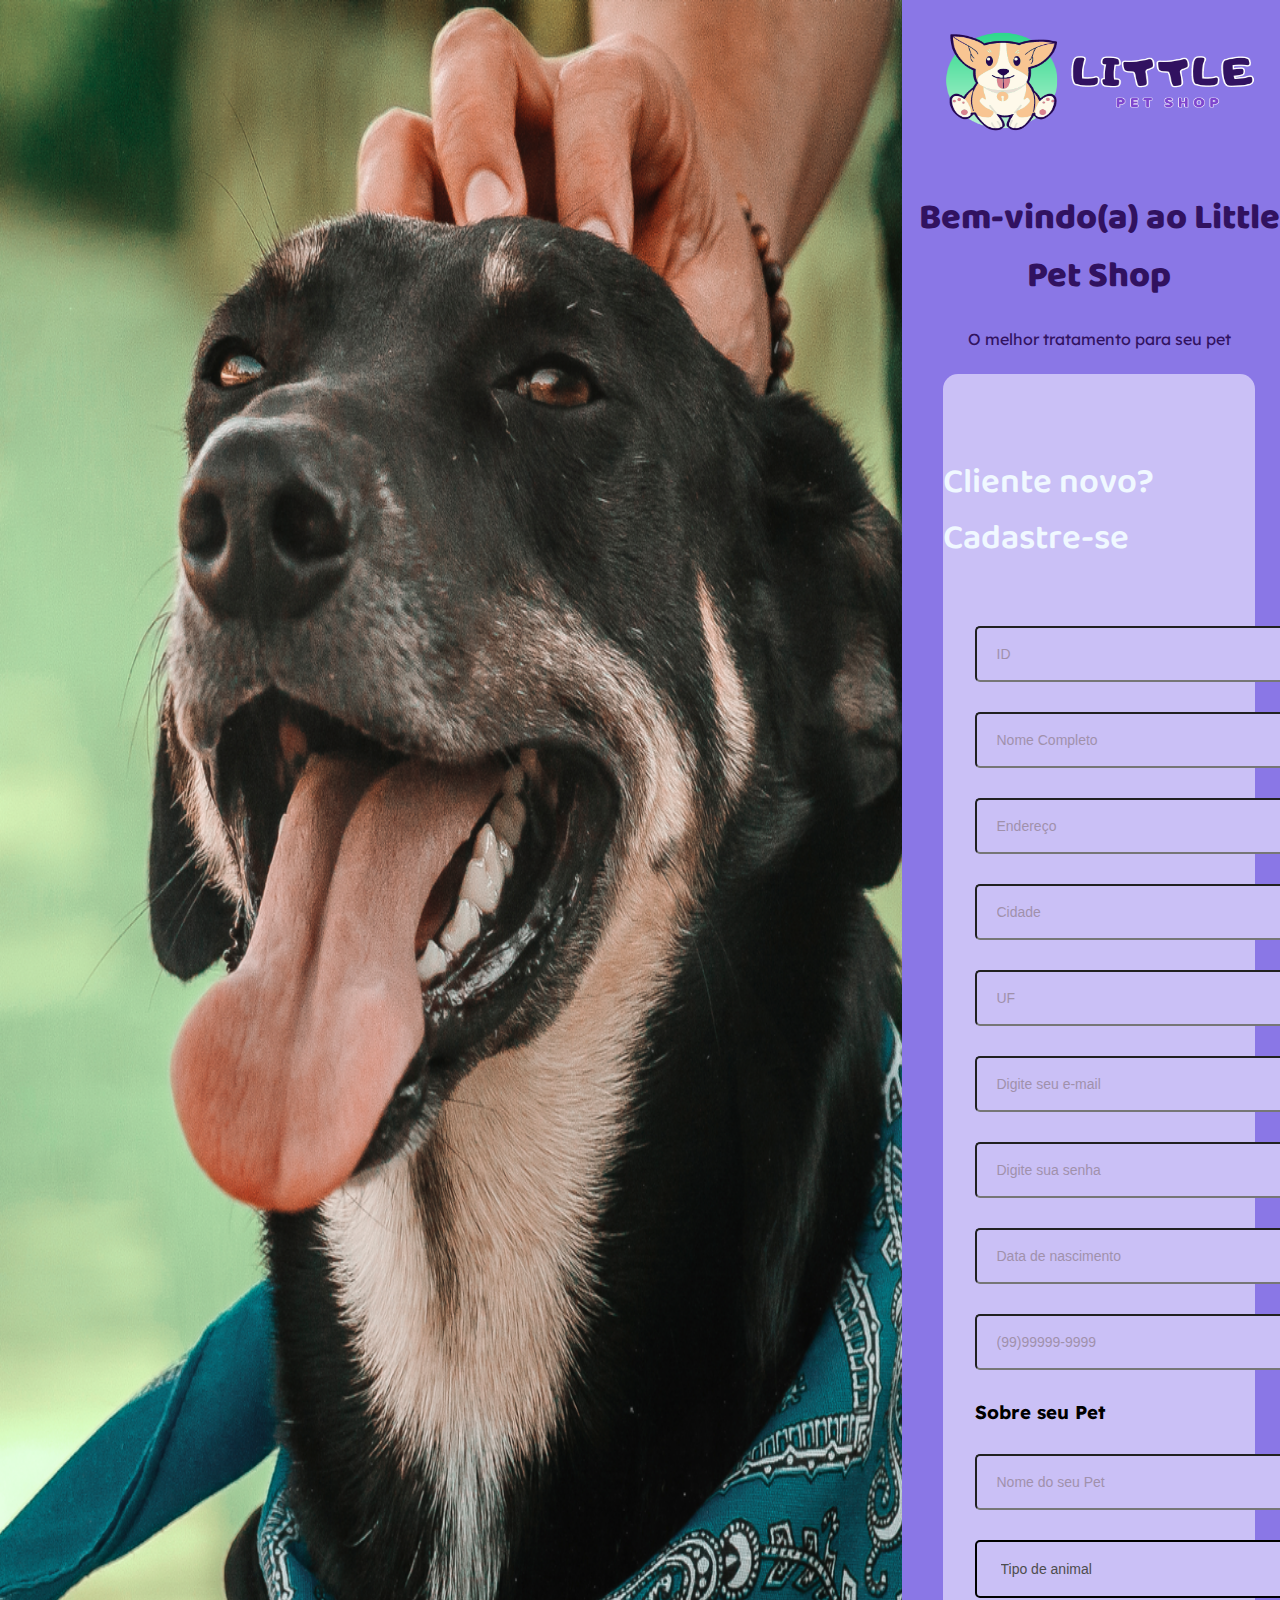
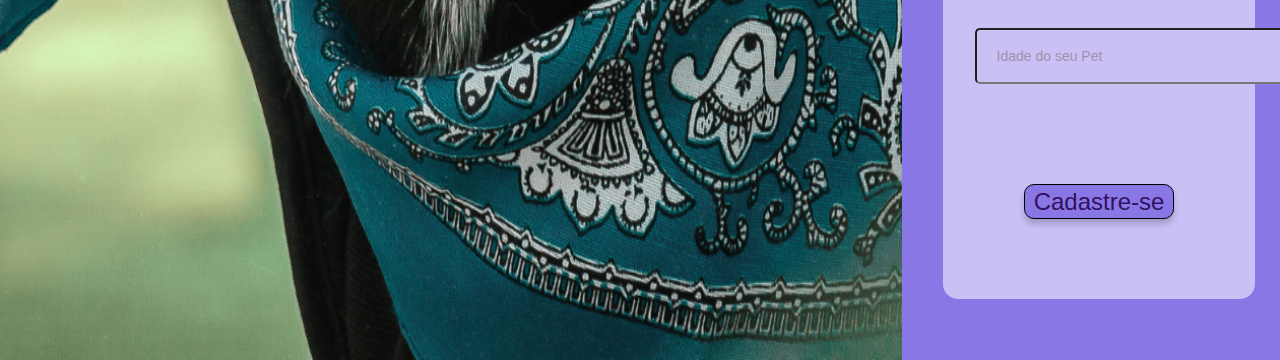
<file: Little PetShop Final/cadastro.html>
<!DOCTYPE html>
<html lang="pt-br">

<head>
    <meta charset="UTF-8">
    <meta name="viewport" content="width=device-width, initial-scale=1.0">
    <title>Cadastro</title>
    <link rel="stylesheet" type="text/css" href="css/estilos.css" />
    <link rel="stylesheet" type="text/css" href="css/estilosmobile.css" />
    <link rel="icon" type="image/icon" href="Imagens/Little_Pet_Shop-Logo__4_-removebg-preview.png" />
</head>

<body> <!--Rever imagens, botão, tamanho, cor, hover, add botão para voltar para a home...-->

    <div id="container-cadastro">
        <img id="cachorro" src="Imagens/animals (2).png">
        <div id="interna-cadastro">
            <Img id="logo-cadastro" src="Imagens/Little Pet Shop-Logo (3).png" />
            <div id="texto">
                <h1 class="entrar-cadastro">Bem-vindo(a) ao Little Pet Shop</h1>
                <p>
                    O melhor tratamento para seu pet
                </p>
            </div>
            <div id="dados-cadastro">
                <h2 class="entrar-cadastro-h2">Cliente novo? Cadastre-se</h2>
                <form id="frm-contato" action="#" name="frm_contato">
                    <input class="input-cadastro" id="frm_id" type="text" placeholder="ID" required />
                    <input class="input-cadastro" id="frm-nome" type="text" placeholder="Nome Completo" required />
                    <input class="input-cadastro" id="frm-endereco" type="text" placeholder="Endereço" required />
                    <input class="input-cadastro" id="frm-cidade" type="text" placeholder="Cidade" required />
                    <input class="input-cadastro" id="frm-uf" type="text" placeholder="UF" required />
                    <input class="input-cadastro" id="frm-email" type="email" placeholder="Digite seu e-mail"
                        required />
                    <input class="input-cadastro" id="frm-senha" type="text" placeholder="Digite sua senha" required />
                    <input class="input-cadastro" id="frm-nascimento" type="text" placeholder="Data de nascimento"
                        required />
                    <input class="input-cadastro" id="frm-telefone" type="tel" placeholder="(99)99999-9999" required />
                    <h3 id="h3-cad">Sobre seu Pet</h3>
                    <input class="input-cadastro" id="frm-nome-pet" type="text" placeholder="Nome do seu Pet"
                        required />
                    <select name="frm-tipo">
                        <option>Tipo de animal</option>
                        <option>Cachorro</option>
                        <option>Gato</option>
                        <option>Aves</option>
                        <option value="outros">Outros</option>
                    </select>
                    <input class="input-cadastro" id="frm-idade" type="text" placeholder="Idade do seu Pet" required />
                    <div id="frm-buttons">
                        <button id="botao-cadastre" type="button" formaction="#"
                            onclick="validarFormularioCadastro()">Cadastre-se</button>

                        <div class="mensagens">
                            <div id="mensagem-erro-cadastro">Mensagem de erro:</div>
                            <div id="mensagem-ok-cadastro">Cadastro realizado com sucesso!</div>
                        </div>
                </form>
            </div>
        </div>
    </div> <!--Fim div container-->


</body>
<script src="js/scripts.js"></script>

</html>
</file>
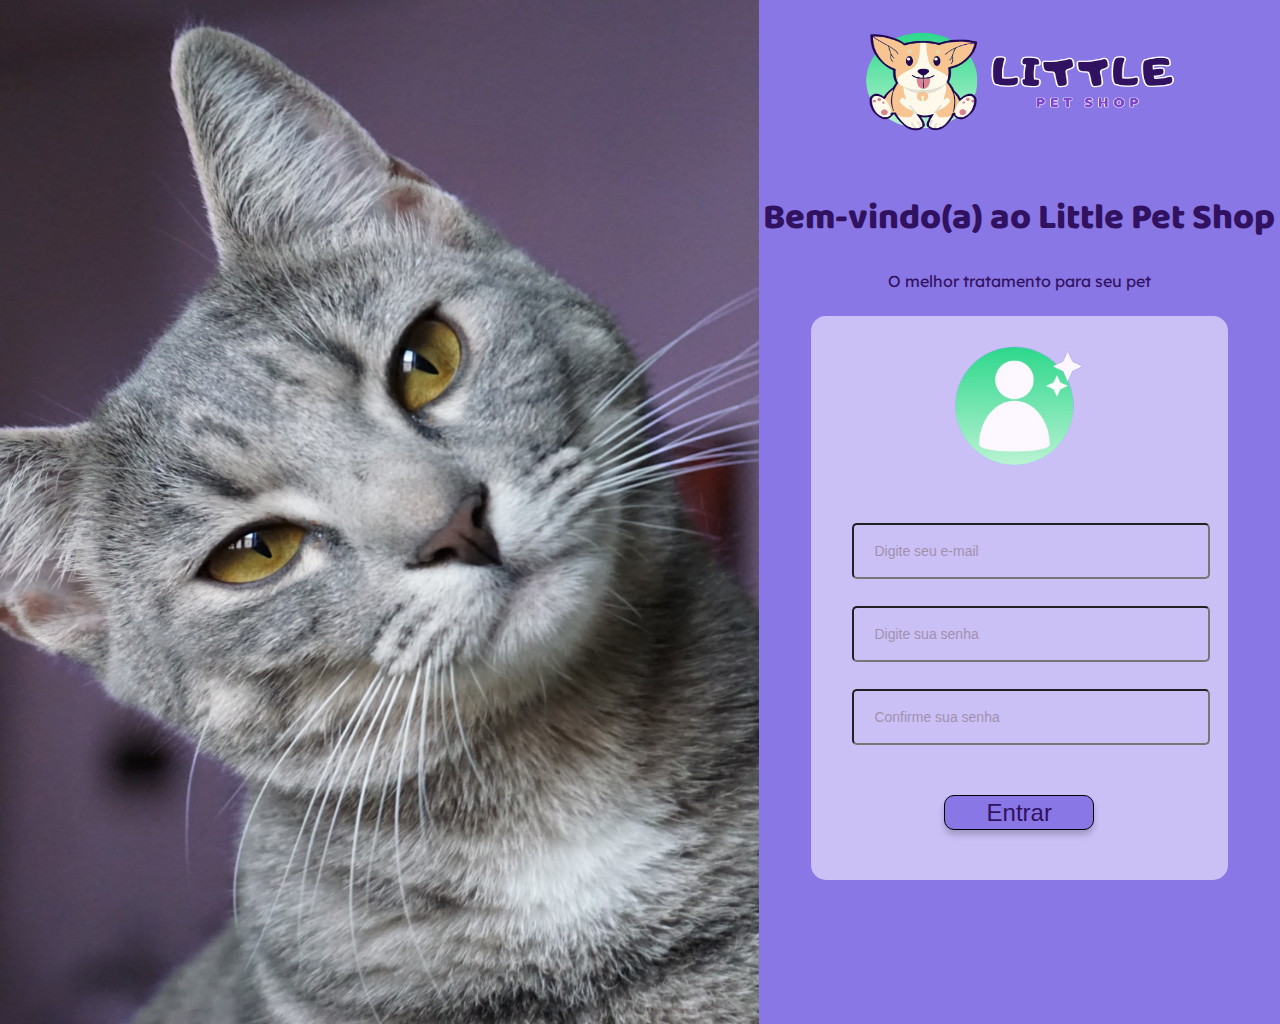
<file: Little PetShop Final/entrar.html>
<!DOCTYPE html>
<html lang="pt-br">

<head>
    <meta charset="UTF-8">
    <meta name="viewport" content="width=device-width, initial-scale=1.0">
    <title>Entrar</title>
    <link rel="stylesheet" type="text/css" href="css/estilos.css" />
    <link rel="stylesheet" type="text/css" href="css/estilosmobile.css" />
    <link rel="icon" type="image/icon" href="Imagens/Little_Pet_Shop-Logo__4_-removebg-preview.png" />
</head>

<body>
    <!--Rever imagens, botão, tamanho, cor, hover, add botão para voltar para a home, fazer uma página para o perfil do cara...-->

    <div id="container-entrar">
        <img id="gato" src="Imagens/animals (3).png">
        <div id="interna-entrar">
            <Img id="logo-entrar" src="Imagens/Little Pet Shop-Logo (3).png">
            <div id="texto-entrar">
                <h1 class="entrar-cadastro">Bem-vindo(a) ao Little Pet Shop</h1>
                <p>
                    O melhor tratamento para seu pet
                </p>
            </div>
            <div id="dados-entrar">
                <img id="perfil-entrar" src="Imagens/Perfil-removebg-preview.png">
                <form id="frm-entrar" action="#">
                    <input class="input" id='frm-email' type="email" placeholder="Digite seu e-mail" required />
                    <input class="input" id='frm-senha' type="text" placeholder="Digite sua senha" required />
                    <input class="input" id="frm-conf-senha" type="text" placeholder="Confirme sua senha" required />
                    <div id="frm-buttons">
                        <button id="botao-entrar" type="button" formaction="#"
                            onclick="validaEMAILeSENHA();">Entrar</button>
                    </div>
                    <div id="mensagem">
                        <div id="msg-erro-entrar">esse email nao e valido</div>
                        <div id="msg-certo-entrar">esse email e valido</div>
                    </div>
                </form>
            </div>
        </div>
    </div> <!--Fim div container-->

</body>
<script src="js/scripts.js"></script>

</html>
</file>
<file: Little PetShop Final/css/estilos.css>
body {
    margin: 0;
    padding: 0;
    border: 0;
    font-family: 'conteudo';
    height: 100vh;
    font-size: 16px;
    display: flex;
    flex-direction: column;
    height: 100vh;
    background-color: white;
}

@font-face {
    font-family: 'titulo';
    src: url('../fontes/AdigianaToyboxRegular.ttf') format('truetype')
}

@font-face {
    font-family: 'conteudo';
    src: url('../fontes/Lexend-VariableFont_wght.ttf') format('truetype')
}

@font-face {
    font-family: 'semi-bold';
    src: url('../fontes/static/Baloo2-SemiBold.ttf') format('truetype')
}

@font-face {
    font-family: 'extra-bold';
    src: url('../fontes/static/Baloo2-ExtraBold.ttf') format('truetype')
}

#header-responsivo {
    display: none;
}

header {
    display: flex;
    background-color: #8A77E6;
    border-bottom: 5px solid #7E46CF;
    font-family: 'extra-bold';
}

#nav {
    display: flex;
    flex-direction: column;
    margin-right: 50px;
}

header nav {
    display: flex;
    margin-right: 350px;
    margin-top: 15px;

}


nav a {
    text-decoration: none;
    color: white;
    padding-left: 70px;
    font-weight: bold;


}

#inicio-header:hover {
    font-size: 16.5px;
}

#perfil {
    display: flex;
    margin-left: 750px;
    margin-top: 10px;
    justify-content: space-between;

}

#logo-header {
    width: 250px;
    margin: 0px 80px;
}

#carrinho {
    width: 50px;
    height: 40px;
    margin-top: 10px;

}


#minha-conta a {
    display: flex;
    text-shadow: -1px 0px white, 0px 1px white, 1px 0px white, 0px -1px white;
    color: black;
    text-decoration: none;

}

#minha-conta {
    display: flex;
    justify-content: baseline;
}

#menu-dropdown {
    background-color: #8A77E6;
    margin: 0;
    padding: 0;
    list-style-type: none;
    overflow: hidden;
}


#menu-dropdown a,
.dropbtn {
    display: block;
    text-align: center;

    text-decoration: none;

}

.dropbtn a {
    padding: 10px 20px 0px 20px;
}

#menu-dropdown .dropdown-content {
    display: none;
    background-color: #AC9CFC;
    position: absolute;
    width: 360px;
    height: 255px;
    box-shadow: 0px 10px 15px 0px rgba(0, 0, 0, 0.4);
    z-index: 1;
}

#menu-dropdown .dropdown:hover .dropdown-content {
    display: block;

}

.dropdown-content {
    font-family: 'semi-bold';
    font-size: 20px;
}

#btn-entrar {
    background-color: #8A77E6;
    color: #fff;
    text-shadow: -1px 0px black, 0px 1px black, 1px 0px black, 0px -1px black;
    text-align: center;
    border-radius: 10px;
    margin: 35px 85px;
    border: 1px solid black;
    padding: 10px 0px;
    box-shadow: 0px 5px 6px rgba(0, 0, 0, 0.2);
    ;
}

#btn-entrar:hover {
    background-color: #2ED88C;
    color: black;
    text-shadow: -1px 0px white, 0px 1px white, 1px 0px white, 0px -1px white;
    border: 1px solid white;
}


#cadastro {
    color: black;
    text-shadow: -1px 0px white, 0px 1px white, 1px 0px white, 0px -1px white;
    margin: 45px 0px 0px 0px;
}

#pai {
    display: flex;
    justify-content: baseline;

}

#ou {
    width: 50px;
}

.hr {
    width: 100%;
    margin: 5px 25px;

}

.hr hr {
    border: solid 1px #7E46CF;
    opacity: 50%;
}

#efeito-legal:hover {
    font-size: 21px;
    color: #3ab980;
}





/* HOME */
#gif {
    width: 1300px;
    height: 450px;
    margin: 40px auto;
    display: flex;
    justify-content: center;

}

#gif-mobile {
    display: none;
}

#linha {
    display: flex;
    background-color: #c5ffde;
    margin-bottom: 40px;

}

#dois-primeiros {
    display: none;
}

#btn-agendamento {
    text-decoration: none;
    color: #311260;
    background-color: #8A77E6;
    text-align: center;
    border-radius: 10px;
    margin: 10px auto 10px 0px;
    border: 1px solid black;
    padding: 15px 40px;
    box-shadow: 0px 5px 6px rgba(0, 0, 0, 0.2);
    font-size: 24px;

}

#btn-agendamento:hover {
    background-color: #2ED88C;
}

#texto-linha {
    margin: auto 50px auto auto;
    font-size: 24px;
}

.h2-home {
    font-family: 'extra-bold';
    font-size: 36px;
    text-align: center;
    margin-top: 20px;


}

#objetivo p {
    font-size: 20px;
}

#interna {
    display: flex;
    margin-bottom: 100px;
}

#objetivo {
    display: flex;
    flex-direction: column;
    justify-content: center;
    text-align: center;
    margin-left: 80px;
    margin-right: 80px;
}

#btn-saiba {
    text-decoration: none;
    color: #311260;
    background-color: #8A77E6;
    text-align: center;
    border-radius: 10px;
    margin: 70px auto 0px auto;
    border: 1px solid black;
    padding: 15px 40px;
    box-shadow: 0px 5px 6px rgba(0, 0, 0, 0.2);
    font-size: 24px;
}

#btn-saiba:hover {
    background-color: rgb(179, 255, 212);
}



#c1 {
    width: 330px;
    height: 308px;
    border-radius: 40px;
    margin-top: 50px;
    margin-bottom: 20px;
}

#c2 {
    width: 200px;
    height: 192px;
    border-radius: 40px;
    margin-left: 30px;
}

#c3 {
    width: 145px;
    height: 145px;
    border-radius: 40px;
    margin-top: 30px;
    margin-bottom: 30px;
    margin-left: 320px;
}

#g4 {
    width: 240px;
    height: 232px;
    border-radius: 40px;
    margin-left: 130px;
}

#g5 {
    width: 200px;
    height: 191px;
    border-radius: 40px;
    margin-left: 200px;
}

#colum3 {
    flex-direction: column;
    width: 35%;

}

#colum2 {
    margin-left: 50px;
}

#promoçoes {
    background-color: #b6ffd6;
    height: 700px;
    margin-bottom: 100px;
    padding-top: 1px;

}

#produtos-p {
    display: flex;
    justify-content: space-evenly;

}

.img-produtos {
    width: 132px;
    height: 132px;
    border-radius: 90px;
    box-shadow: 0px 5px 6px rgba(0, 0, 0, 0.4);
}

.produtos {
    background-color: white;
    border: 20px solid #7f1eff;
    border-radius: 20px;
    width: 266px;
    height: 405px;
    margin-top: 40px;
    box-shadow: 15px 15px 10px rgba(0, 0, 0, 0.4);
    text-align: center;
    padding-top: 15px;
    flex-direction: row;
}

.conteudo {
    text-align: center;
    font-size: 15px;


}

.preço {
    font-size: 30px;
    font-family: 'semi-bold';
    text-align: center;
    margin-bottom: 10px;

}

.alinhamento {
    margin: 30px 15px 0px 15px;
   
}

#div-bola {
    margin-left: 0px;
}

#div-raçao {
    margin-right: 0px;
    margin-left: 0px;
}





/* cadastro.html */
#container-cadastro {
    display: flex;
    background-color: rgb(255, 255, 255);
}

#interna-cadastro {
    display: flex;
    flex-direction: column;
    background-color: #8A77E6;
    height: 1960px;
    width: 620px;
}

#cachorro {
    width: 902px;
    height: 1960px;
}

#logo-cadastro {
    width: 338px;
    height: 145px;
    margin: 10px auto;
}

#texto {
    text-align: center;
    font-family: 'conteudo';
    padding-bottom: 25px;
    color: #311260;
}

h1 {
    font-size: 36px;
    font-family: 'extra-bold';
    color: #311260;
}

#dados-cadastro {
    background-color: #CAC0F6;
    margin: 0px auto;
    display: flex;
    flex-direction: column;
    align-items: center;
    border-radius: 15px;
    width: 79%;
}

.entrar-cadastro-h2 {
    font-size: 35px;
    color: aliceblue;
    margin: 80px 0px 30px 0 ;
    font-family: 'semi-bold';
}

#frm-contato {
    width: 80%;
    margin: 0 auto;
}

.input-cadastro {
    display: block;
    padding: 18px 0;
    padding-left: 20px;
    margin: 30px 0;
    border-radius: 5px;
    background-color: #CAC0F6;
    color: #4D4D4D;
    font-size: 14px;
    width: 370px;
}

select{
    display: block;
    padding: 18px 0;
    padding-left: 20px;
    margin: 30px 0;
    border-radius: 5px;
    background-color: #CAC0F6;
    color: #4D4D4D;
    font-size: 14px;
    width: 390px;
    border: solid 2px black;
}

#botao-cadastre {
    text-decoration: none;
    color: #311260;
    background-color: #8A77E6;
    text-align: center;
    border-radius: 10px;
    border: 1px solid black;
    box-shadow: 0px 5px 6px rgba(0, 0, 0, 0.2);
    font-size: 24px;
    margin: 50px 0;

}

#botao-cadastre a:hover {
    background-color: #BBF4D4;
    color: #311260;
}
#mensagem-erro-cadastro {
    width: 92.5%;
    background-color: tomato;
    color: red;
    padding: 11px 15px;
    margin: 0px 0px ;
    border-radius: 10px;
    display: none;
    margin-bottom: 30px;
}


#mensagem-ok-cadastro {
    width: 92.5%;
    background-color: rgb(65, 255, 90);
    color: rgb(0, 0, 0);
    padding: 11px 15px;
    margin: 0px 0px ;
    border-radius: 10px;
    display: none;
    margin-bottom: 30px;
}



/* cadastro.html */
#container-cadastro {
    display: flex;
    background-color: rgb(255, 255, 255);
}

#interna-cadastro {
    display: flex;
    flex-direction: column;
    background-color: #8A77E6;
    height: 1960px;
    width: 620px;
}

#cachorro {
    width: 902px;
    height: 1960px;
}

#logo-cadastro {
    width: 338px;
    height: 145px;
    margin: 10px auto;
}

#texto {
    text-align: center;
    font-family: 'conteudo';
    padding-bottom: 25px;
    color: #311260;
}

h1 {
    font-size: 36px;
    font-family: 'extra-bold';
    color: #311260;
}

#dados-cadastro {
    background-color: #CAC0F6;
    margin: 0px auto;
    display: flex;
    flex-direction: column;
    align-items: center;
    border-radius: 15px;
    width: 79%;
}

.entrar-cadastro-h2 {
    font-size: 35px;
    color: aliceblue;
    margin: 80px 0px 30px 0 ;
    font-family: 'semi-bold';
}

#frm-contato {
    width: 80%;
    margin: 0 auto;
}

.input-cadastro {
    display: block;
    padding: 18px 0;
    padding-left: 20px;
    margin: 30px 0;
    border-radius: 5px;
    background-color: #CAC0F6;
    color: #4D4D4D;
    font-size: 14px;
    width: 370px;
}

select{
    display: block;
    padding: 18px 0;
    padding-left: 20px;
    margin: 30px 0;
    border-radius: 5px;
    background-color: #CAC0F6;
    color: #4D4D4D;
    font-size: 14px;
    width: 390px;
    border: solid 2px black;
}

#botao-cadastre {
    text-decoration: none;
    color: #311260;
    background-color: #8A77E6;
    text-align: center;
    border-radius: 10px;
    border: 1px solid black;
    box-shadow: 0px 5px 6px rgba(0, 0, 0, 0.2);
    font-size: 24px;
    margin: 50px 0;

}

#botao-cadastre a:hover {
    background-color: #BBF4D4;
    color: #311260;
}
#mensagem-erro-cadastro {
    width: 92.5%;
    background-color: tomato;
    color: red;
    padding: 11px 15px;
    margin: 0px 0px ;
    border-radius: 10px;
    display: none;
    margin-bottom: 30px;
}


#mensagem-ok-cadastro {
    width: 92.5%;
    background-color: rgb(65, 255, 90);
    color: rgb(0, 0, 0);
    padding: 11px 15px;
    margin: 0px 0px ;
    border-radius: 10px;
    display: none;
    margin-bottom: 30px;
}



/* cadastro.html */
#container-cadastro {
    display: flex;
    background-color: rgb(255, 255, 255);
}

#interna-cadastro {
    display: flex;
    flex-direction: column;
    background-color: #8A77E6;
    height: 1960px;
    width: 620px;
}

#cachorro {
    width: 902px;
    height: 1960px;
}

#logo-cadastro {
    width: 338px;
    height: 145px;
    margin: 10px auto;
}

#texto {
    text-align: center;
    font-family: 'conteudo';
    padding-bottom: 25px;
    color: #311260;
}

h1 {
    font-size: 36px;
    font-family: 'extra-bold';
    color: #311260;
}

#dados-cadastro {
    background-color: #CAC0F6;
    margin: 0px auto;
    display: flex;
    flex-direction: column;
    align-items: center;
    border-radius: 15px;
    width: 79%;
}

.entrar-cadastro-h2 {
    font-size: 35px;
    color: aliceblue;
    margin: 80px 0px 30px 0 ;
    font-family: 'semi-bold';
}

#frm-contato {
    width: 80%;
    margin: 0 auto;
}

.input-cadastro {
    display: block;
    padding: 18px 0;
    padding-left: 20px;
    margin: 30px 0;
    border-radius: 5px;
    background-color: #CAC0F6;
    color: #4D4D4D;
    font-size: 14px;
    width: 370px;
}

select{
    display: block;
    padding: 18px 0;
    padding-left: 20px;
    margin: 30px 0;
    border-radius: 5px;
    background-color: #CAC0F6;
    color: #4D4D4D;
    font-size: 14px;
    width: 390px;
    border: solid 2px black;
}

#botao-cadastre {
    text-decoration: none;
    color: #311260;
    background-color: #8A77E6;
    text-align: center;
    border-radius: 10px;
    border: 1px solid black;
    box-shadow: 0px 5px 6px rgba(0, 0, 0, 0.2);
    font-size: 24px;
    margin: 50px 0;

}

#botao-cadastre a:hover {
    background-color: #BBF4D4;
    color: #311260;
}
#mensagem-erro-cadastro {
    width: 92.5%;
    background-color: tomato;
    color: red;
    padding: 11px 15px;
    margin: 0px 0px ;
    border-radius: 10px;
    display: none;
    margin-bottom: 30px;
}


#mensagem-ok-cadastro {
    width: 92.5%;
    background-color: rgb(65, 255, 90);
    color: rgb(0, 0, 0);
    padding: 11px 15px;
    margin: 0px 0px ;
    border-radius: 10px;
    display: none;
    margin-bottom: 30px;
}



/* cadastro.html */
#container-cadastro {
    display: flex;
    background-color: rgb(255, 255, 255);
}

#interna-cadastro {
    display: flex;
    flex-direction: column;
    background-color: #8A77E6;
    height: 1960px;
    width: 620px;
}

#cachorro {
    width: 902px;
    height: 1960px;
}

#logo-cadastro {
    width: 338px;
    height: 145px;
    margin: 10px auto;
}

#texto {
    text-align: center;
    font-family: 'conteudo';
    padding-bottom: 25px;
    color: #311260;
}

h1 {
    font-size: 36px;
    font-family: 'extra-bold';
    color: #311260;
}

#dados-cadastro {
    background-color: #CAC0F6;
    margin: 0px auto;
    display: flex;
    flex-direction: column;
    align-items: center;
    border-radius: 15px;
    width: 79%;
}

.entrar-cadastro-h2 {
    font-size: 35px;
    color: aliceblue;
    margin: 80px 0px 30px 0 ;
    font-family: 'semi-bold';
}

#frm-contato {
    width: 80%;
    margin: 0 auto;
}

.input-cadastro {
    display: block;
    padding: 18px 0;
    padding-left: 20px;
    margin: 30px 0;
    border-radius: 5px;
    background-color: #CAC0F6;
    color: #4D4D4D;
    font-size: 14px;
    width: 370px;
}

select{
    display: block;
    padding: 18px 0;
    padding-left: 20px;
    margin: 30px 0;
    border-radius: 5px;
    background-color: #CAC0F6;
    color: #4D4D4D;
    font-size: 14px;
    width: 390px;
    border: solid 2px black;
}

#botao-cadastre {
    text-decoration: none;
    color: #311260;
    background-color: #8A77E6;
    text-align: center;
    border-radius: 10px;
    border: 1px solid black;
    box-shadow: 0px 5px 6px rgba(0, 0, 0, 0.2);
    font-size: 24px;
    margin: 50px 0;

}

#botao-cadastre a:hover {
    background-color: #BBF4D4;
    color: #311260;
}
#mensagem-erro-cadastro {
    width: 92.5%;
    background-color: tomato;
    color: red;
    padding: 11px 15px;
    margin: 0px 0px ;
    border-radius: 10px;
    display: none;
    margin-bottom: 30px;
}


#mensagem-ok-cadastro {
    width: 92.5%;
    background-color: rgb(65, 255, 90);
    color: rgb(0, 0, 0);
    padding: 11px 15px;
    margin: 0px 0px ;
    border-radius: 10px;
    display: none;
    margin-bottom: 30px;
}



/* cadastro.html */
#container-cadastro {
    display: flex;
    background-color: rgb(255, 255, 255);
}

#interna-cadastro {
    display: flex;
    flex-direction: column;
    background-color: #8A77E6;
    height: 1960px;
    width: 620px;
}

#cachorro {
    width: 902px;
    height: 1960px;
}

#logo-cadastro {
    width: 338px;
    height: 145px;
    margin: 10px auto;
}

#texto {
    text-align: center;
    font-family: 'conteudo';
    padding-bottom: 25px;
    color: #311260;
}

h1 {
    font-size: 36px;
    font-family: 'extra-bold';
    color: #311260;
}

#dados-cadastro {
    background-color: #CAC0F6;
    margin: 0px auto;
    display: flex;
    flex-direction: column;
    align-items: center;
    border-radius: 15px;
    width: 79%;
}

.entrar-cadastro-h2 {
    font-size: 35px;
    color: aliceblue;
    margin: 80px 0px 30px 0 ;
    font-family: 'semi-bold';
}

#frm-contato {
    width: 80%;
    margin: 0 auto;
}

.input-cadastro {
    display: block;
    padding: 18px 0;
    padding-left: 20px;
    margin: 30px 0;
    border-radius: 5px;
    background-color: #CAC0F6;
    color: #4D4D4D;
    font-size: 14px;
    width: 370px;
}

select{
    display: block;
    padding: 18px 0;
    padding-left: 20px;
    margin: 30px 0;
    border-radius: 5px;
    background-color: #CAC0F6;
    color: #4D4D4D;
    font-size: 14px;
    width: 390px;
    border: solid 2px black;
}

#botao-cadastre {
    text-decoration: none;
    color: #311260;
    background-color: #8A77E6;
    text-align: center;
    border-radius: 10px;
    border: 1px solid black;
    box-shadow: 0px 5px 6px rgba(0, 0, 0, 0.2);
    font-size: 24px;
    margin: 50px 0;

}

#botao-cadastre a:hover {
    background-color: #BBF4D4;
    color: #311260;
}
#mensagem-erro-cadastro {
    width: 92.5%;
    background-color: tomato;
    color: red;
    padding: 11px 15px;
    margin: 0px 0px ;
    border-radius: 10px;
    display: none;
    margin-bottom: 30px;
}


#mensagem-ok-cadastro {
    width: 92.5%;
    background-color: rgb(65, 255, 90);
    color: rgb(0, 0, 0);
    padding: 11px 15px;
    margin: 0px 0px ;
    border-radius: 10px;
    display: none;
    margin-bottom: 30px;
}



/* cadastro.html */
#container-cadastro {
    display: flex;
    background-color: rgb(255, 255, 255);
}

#interna-cadastro {
    display: flex;
    flex-direction: column;
    background-color: #8A77E6;
    height: 1960px;
    width: 620px;
}

#cachorro {
    width: 902px;
    height: 1960px;
}

#logo-cadastro {
    width: 338px;
    height: 145px;
    margin: 10px auto;
}

#texto {
    text-align: center;
    font-family: 'conteudo';
    padding-bottom: 25px;
    color: #311260;
}

h1 {
    font-size: 36px;
    font-family: 'extra-bold';
    color: #311260;
}

#dados-cadastro {
    background-color: #CAC0F6;
    margin: 0px auto;
    display: flex;
    flex-direction: column;
    align-items: center;
    border-radius: 15px;
    width: 79%;
}

.entrar-cadastro-h2 {
    font-size: 35px;
    color: aliceblue;
    margin: 80px 0px 30px 0 ;
    font-family: 'semi-bold';
}

#frm-contato {
    width: 80%;
    margin: 0 auto;
}

.input-cadastro {
    display: block;
    padding: 18px 0;
    padding-left: 20px;
    margin: 30px 0;
    border-radius: 5px;
    background-color: #CAC0F6;
    color: #4D4D4D;
    font-size: 14px;
    width: 370px;
}

select{
    display: block;
    padding: 18px 0;
    padding-left: 20px;
    margin: 30px 0;
    border-radius: 5px;
    background-color: #CAC0F6;
    color: #4D4D4D;
    font-size: 14px;
    width: 390px;
    border: solid 2px black;
}

#botao-cadastre {
    text-decoration: none;
    color: #311260;
    background-color: #8A77E6;
    text-align: center;
    border-radius: 10px;
    border: 1px solid black;
    box-shadow: 0px 5px 6px rgba(0, 0, 0, 0.2);
    font-size: 24px;
    margin: 50px 0;

}

#botao-cadastre a:hover {
    background-color: #BBF4D4;
    color: #311260;
}
#mensagem-erro-cadastro {
    width: 92.5%;
    background-color: tomato;
    color: red;
    padding: 11px 15px;
    margin: 0px 0px ;
    border-radius: 10px;
    display: none;
    margin-bottom: 30px;
}


#mensagem-ok-cadastro {
    width: 92.5%;
    background-color: rgb(65, 255, 90);
    color: rgb(0, 0, 0);
    padding: 11px 15px;
    margin: 0px 0px ;
    border-radius: 10px;
    display: none;
    margin-bottom: 30px;
}



/* cadastro.html */
#container-cadastro {
    display: flex;
    background-color: rgb(255, 255, 255);
}

#interna-cadastro {
    display: flex;
    flex-direction: column;
    background-color: #8A77E6;
    height: 1960px;
    width: 620px;
}

#cachorro {
    width: 902px;
    height: 1960px;
}

#logo-cadastro {
    width: 338px;
    height: 145px;
    margin: 10px auto;
}

#texto {
    text-align: center;
    font-family: 'conteudo';
    padding-bottom: 25px;
    color: #311260;
}

h1 {
    font-size: 36px;
    font-family: 'extra-bold';
    color: #311260;
}

#dados-cadastro {
    background-color: #CAC0F6;
    margin: 0px auto;
    display: flex;
    flex-direction: column;
    align-items: center;
    border-radius: 15px;
    width: 79%;
}

.entrar-cadastro-h2 {
    font-size: 35px;
    color: aliceblue;
    margin: 80px 0px 30px 0 ;
    font-family: 'semi-bold';
}

#frm-contato {
    width: 80%;
    margin: 0 auto;
}

.input-cadastro {
    display: block;
    padding: 18px 0;
    padding-left: 20px;
    margin: 30px 0;
    border-radius: 5px;
    background-color: #CAC0F6;
    color: #4D4D4D;
    font-size: 14px;
    width: 370px;
}

select{
    display: block;
    padding: 18px 0;
    padding-left: 20px;
    margin: 30px 0;
    border-radius: 5px;
    background-color: #CAC0F6;
    color: #4D4D4D;
    font-size: 14px;
    width: 390px;
    border: solid 2px black;
}

#botao-cadastre {
    text-decoration: none;
    color: #311260;
    background-color: #8A77E6;
    text-align: center;
    border-radius: 10px;
    border: 1px solid black;
    box-shadow: 0px 5px 6px rgba(0, 0, 0, 0.2);
    font-size: 24px;
    margin: 50px 0;

}

#botao-cadastre a:hover {
    background-color: #BBF4D4;
    color: #311260;
}
#mensagem-erro-cadastro {
    width: 92.5%;
    background-color: tomato;
    color: red;
    padding: 11px 15px;
    margin: 0px 0px ;
    border-radius: 10px;
    display: none;
    margin-bottom: 30px;
}


#mensagem-ok-cadastro {
    width: 92.5%;
    background-color: rgb(65, 255, 90);
    color: rgb(0, 0, 0);
    padding: 11px 15px;
    margin: 0px 0px ;
    border-radius: 10px;
    display: none;
    margin-bottom: 30px;
}



/* cadastro.html */
#container-cadastro {
    display: flex;
    background-color: rgb(255, 255, 255);
}

#interna-cadastro {
    display: flex;
    flex-direction: column;
    background-color: #8A77E6;
    height: 1960px;
    width: 620px;
}

#cachorro {
    width: 902px;
    height: 1960px;
}

#logo-cadastro {
    width: 338px;
    height: 145px;
    margin: 10px auto;
}

#texto {
    text-align: center;
    font-family: 'conteudo';
    padding-bottom: 25px;
    color: #311260;
}

h1 {
    font-size: 36px;
    font-family: 'extra-bold';
    color: #311260;
}

#dados-cadastro {
    background-color: #CAC0F6;
    margin: 0px auto;
    display: flex;
    flex-direction: column;
    align-items: center;
    border-radius: 15px;
    width: 79%;
}

.entrar-cadastro-h2 {
    font-size: 35px;
    color: aliceblue;
    margin: 80px 0px 30px 0 ;
    font-family: 'semi-bold';
}

#frm-contato {
    width: 80%;
    margin: 0 auto;
}

.input-cadastro {
    display: block;
    padding: 18px 0;
    padding-left: 20px;
    margin: 30px 0;
    border-radius: 5px;
    background-color: #CAC0F6;
    color: #4D4D4D;
    font-size: 14px;
    width: 370px;
}

select{
    display: block;
    padding: 18px 0;
    padding-left: 20px;
    margin: 30px 0;
    border-radius: 5px;
    background-color: #CAC0F6;
    color: #4D4D4D;
    font-size: 14px;
    width: 390px;
    border: solid 2px black;
}

#botao-cadastre {
    text-decoration: none;
    color: #311260;
    background-color: #8A77E6;
    text-align: center;
    border-radius: 10px;
    border: 1px solid black;
    box-shadow: 0px 5px 6px rgba(0, 0, 0, 0.2);
    font-size: 24px;
    margin: 50px 0;

}

#botao-cadastre a:hover {
    background-color: #BBF4D4;
    color: #311260;
}
#mensagem-erro-cadastro {
    width: 92.5%;
    background-color: tomato;
    color: red;
    padding: 11px 15px;
    margin: 0px 0px ;
    border-radius: 10px;
    display: none;
    margin-bottom: 30px;
}


#mensagem-ok-cadastro {
    width: 92.5%;
    background-color: rgb(65, 255, 90);
    color: rgb(0, 0, 0);
    padding: 11px 15px;
    margin: 0px 0px ;
    border-radius: 10px;
    display: none;
    margin-bottom: 30px;
}



/* cadastro.html */
#container-cadastro {
    display: flex;
    background-color: rgb(255, 255, 255);
}

#interna-cadastro {
    display: flex;
    flex-direction: column;
    background-color: #8A77E6;
    height: 1960px;
    width: 620px;
}

#cachorro {
    width: 902px;
    height: 1960px;
}

#logo-cadastro {
    width: 338px;
    height: 145px;
    margin: 10px auto;
}

#texto {
    text-align: center;
    font-family: 'conteudo';
    padding-bottom: 25px;
    color: #311260;
}

h1 {
    font-size: 36px;
    font-family: 'extra-bold';
    color: #311260;
}

#dados-cadastro {
    background-color: #CAC0F6;
    margin: 0px auto;
    display: flex;
    flex-direction: column;
    align-items: center;
    border-radius: 15px;
    width: 79%;
}

.entrar-cadastro-h2 {
    font-size: 35px;
    color: aliceblue;
    margin: 80px 0px 30px 0 ;
    font-family: 'semi-bold';
}

#frm-contato {
    width: 80%;
    margin: 0 auto;
}

.input-cadastro {
    display: block;
    padding: 18px 0;
    padding-left: 20px;
    margin: 30px 0;
    border-radius: 5px;
    background-color: #CAC0F6;
    color: #4D4D4D;
    font-size: 14px;
    width: 370px;
}

select{
    display: block;
    padding: 18px 0;
    padding-left: 20px;
    margin: 30px 0;
    border-radius: 5px;
    background-color: #CAC0F6;
    color: #4D4D4D;
    font-size: 14px;
    width: 390px;
    border: solid 2px black;
}

#botao-cadastre {
    text-decoration: none;
    color: #311260;
    background-color: #8A77E6;
    text-align: center;
    border-radius: 10px;
    border: 1px solid black;
    box-shadow: 0px 5px 6px rgba(0, 0, 0, 0.2);
    font-size: 24px;
    margin: 50px 0;

}

#botao-cadastre a:hover {
    background-color: #BBF4D4;
    color: #311260;
}
#mensagem-erro-cadastro {
    width: 92.5%;
    background-color: tomato;
    color: red;
    padding: 11px 15px;
    margin: 0px 0px ;
    border-radius: 10px;
    display: none;
    margin-bottom: 30px;
}


#mensagem-ok-cadastro {
    width: 92.5%;
    background-color: rgb(65, 255, 90);
    color: rgb(0, 0, 0);
    padding: 11px 15px;
    margin: 0px 0px ;
    border-radius: 10px;
    display: none;
    margin-bottom: 30px;
}



/* cadastro.html */
#container-cadastro {
    display: flex;
    background-color: rgb(255, 255, 255);
}

#interna-cadastro {
    display: flex;
    flex-direction: column;
    background-color: #8A77E6;
    height: 1960px;
    width: 620px;
}

#cachorro {
    width: 902px;
    height: 1960px;
}

#logo-cadastro {
    width: 338px;
    height: 145px;
    margin: 10px auto;
}

#texto {
    text-align: center;
    font-family: 'conteudo';
    padding-bottom: 25px;
    color: #311260;
}

h1 {
    font-size: 36px;
    font-family: 'extra-bold';
    color: #311260;
}

#dados-cadastro {
    background-color: #CAC0F6;
    margin: 0px auto;
    display: flex;
    flex-direction: column;
    align-items: center;
    border-radius: 15px;
    width: 79%;
}

.entrar-cadastro-h2 {
    font-size: 35px;
    color: aliceblue;
    margin: 80px 0px 30px 0 ;
    font-family: 'semi-bold';
}

#frm-contato {
    width: 80%;
    margin: 0 auto;
}

.input-cadastro {
    display: block;
    padding: 18px 0;
    padding-left: 20px;
    margin: 30px 0;
    border-radius: 5px;
    background-color: #CAC0F6;
    color: #4D4D4D;
    font-size: 14px;
    width: 370px;
}

select{
    display: block;
    padding: 18px 0;
    padding-left: 20px;
    margin: 30px 0;
    border-radius: 5px;
    background-color: #CAC0F6;
    color: #4D4D4D;
    font-size: 14px;
    width: 390px;
    border: solid 2px black;
}

#botao-cadastre {
    text-decoration: none;
    color: #311260;
    background-color: #8A77E6;
    text-align: center;
    border-radius: 10px;
    border: 1px solid black;
    box-shadow: 0px 5px 6px rgba(0, 0, 0, 0.2);
    font-size: 24px;
    margin: 50px 0;

}

#botao-cadastre a:hover {
    background-color: #BBF4D4;
    color: #311260;
}
#mensagem-erro-cadastro {
    width: 92.5%;
    background-color: tomato;
    color: red;
    padding: 11px 15px;
    margin: 0px 0px ;
    border-radius: 10px;
    display: none;
    margin-bottom: 30px;
}


#mensagem-ok-cadastro {
    width: 92.5%;
    background-color: rgb(65, 255, 90);
    color: rgb(0, 0, 0);
    padding: 11px 15px;
    margin: 0px 0px ;
    border-radius: 10px;
    display: none;
    margin-bottom: 30px;
}



/* cadastro.html */
#container-cadastro {
    display: flex;
    background-color: rgb(255, 255, 255);
}

#interna-cadastro {
    display: flex;
    flex-direction: column;
    background-color: #8A77E6;
    height: 1960px;
    width: 620px;
}

#cachorro {
    width: 902px;
    height: 1960px;
}

#logo-cadastro {
    width: 338px;
    height: 145px;
    margin: 10px auto;
}

#texto {
    text-align: center;
    font-family: 'conteudo';
    padding-bottom: 25px;
    color: #311260;
}

h1 {
    font-size: 36px;
    font-family: 'extra-bold';
    color: #311260;
}

#dados-cadastro {
    background-color: #CAC0F6;
    margin: 0px auto;
    display: flex;
    flex-direction: column;
    align-items: center;
    border-radius: 15px;
    width: 79%;
}

.entrar-cadastro-h2 {
    font-size: 35px;
    color: aliceblue;
    margin: 80px 0px 30px 0 ;
    font-family: 'semi-bold';
}

#frm-contato {
    width: 80%;
    margin: 0 auto;
}

.input-cadastro {
    display: block;
    padding: 18px 0;
    padding-left: 20px;
    margin: 30px 0;
    border-radius: 5px;
    background-color: #CAC0F6;
    color: #4D4D4D;
    font-size: 14px;
    width: 370px;
}

select{
    display: block;
    padding: 18px 0;
    padding-left: 20px;
    margin: 30px 0;
    border-radius: 5px;
    background-color: #CAC0F6;
    color: #4D4D4D;
    font-size: 14px;
    width: 390px;
    border: solid 2px black;
}

#botao-cadastre {
    text-decoration: none;
    color: #311260;
    background-color: #8A77E6;
    text-align: center;
    border-radius: 10px;
    border: 1px solid black;
    box-shadow: 0px 5px 6px rgba(0, 0, 0, 0.2);
    font-size: 24px;
    margin: 50px 0;

}

#botao-cadastre a:hover {
    background-color: #BBF4D4;
    color: #311260;
}
#mensagem-erro-cadastro {
    width: 92.5%;
    background-color: tomato;
    color: red;
    padding: 11px 15px;
    margin: 0px 0px ;
    border-radius: 10px;
    display: none;
    margin-bottom: 30px;
}


#mensagem-ok-cadastro {
    width: 92.5%;
    background-color: rgb(65, 255, 90);
    color: rgb(0, 0, 0);
    padding: 11px 15px;
    margin: 0px 0px ;
    border-radius: 10px;
    display: none;
    margin-bottom: 30px;
}



/* cadastro.html */
#container-cadastro {
    display: flex;
    background-color: rgb(255, 255, 255);
}

#interna-cadastro {
    display: flex;
    flex-direction: column;
    background-color: #8A77E6;
    height: 1960px;
    width: 620px;
}

#cachorro {
    width: 902px;
    height: 1960px;
}

#logo-cadastro {
    width: 338px;
    height: 145px;
    margin: 10px auto;
}

#texto {
    text-align: center;
    font-family: 'conteudo';
    padding-bottom: 25px;
    color: #311260;
}

h1 {
    font-size: 36px;
    font-family: 'extra-bold';
    color: #311260;
}

#dados-cadastro {
    background-color: #CAC0F6;
    margin: 0px auto;
    display: flex;
    flex-direction: column;
    align-items: center;
    border-radius: 15px;
    width: 79%;
}

.entrar-cadastro-h2 {
    font-size: 35px;
    color: aliceblue;
    margin: 80px 0px 30px 0 ;
    font-family: 'semi-bold';
}

#frm-contato {
    width: 80%;
    margin: 0 auto;
}

.input-cadastro {
    display: block;
    padding: 18px 0;
    padding-left: 20px;
    margin: 30px 0;
    border-radius: 5px;
    background-color: #CAC0F6;
    color: #4D4D4D;
    font-size: 14px;
    width: 370px;
}

select{
    display: block;
    padding: 18px 0;
    padding-left: 20px;
    margin: 30px 0;
    border-radius: 5px;
    background-color: #CAC0F6;
    color: #4D4D4D;
    font-size: 14px;
    width: 390px;
    border: solid 2px black;
}

#botao-cadastre {
    text-decoration: none;
    color: #311260;
    background-color: #8A77E6;
    text-align: center;
    border-radius: 10px;
    border: 1px solid black;
    box-shadow: 0px 5px 6px rgba(0, 0, 0, 0.2);
    font-size: 24px;
    margin: 50px 0;

}

#botao-cadastre a:hover {
    background-color: #BBF4D4;
    color: #311260;
}
#mensagem-erro-cadastro {
    width: 92.5%;
    background-color: tomato;
    color: red;
    padding: 11px 15px;
    margin: 0px 0px ;
    border-radius: 10px;
    display: none;
    margin-bottom: 30px;
}


#mensagem-ok-cadastro {
    width: 92.5%;
    background-color: rgb(65, 255, 90);
    color: rgb(0, 0, 0);
    padding: 11px 15px;
    margin: 0px 0px ;
    border-radius: 10px;
    display: none;
    margin-bottom: 30px;
}



/* cadastro.html */
#container-cadastro {
    display: flex;
    background-color: rgb(255, 255, 255);
}

#interna-cadastro {
    display: flex;
    flex-direction: column;
    background-color: #8A77E6;
    height: 1960px;
    width: 620px;
}

#cachorro {
    width: 902px;
    height: 1960px;
}

#logo-cadastro {
    width: 338px;
    height: 145px;
    margin: 10px auto;
}

#texto {
    text-align: center;
    font-family: 'conteudo';
    padding-bottom: 25px;
    color: #311260;
}

h1 {
    font-size: 36px;
    font-family: 'extra-bold';
    color: #311260;
}

#dados-cadastro {
    background-color: #CAC0F6;
    margin: 0px auto;
    display: flex;
    flex-direction: column;
    align-items: center;
    border-radius: 15px;
    width: 79%;
}

.entrar-cadastro-h2 {
    font-size: 35px;
    color: aliceblue;
    margin: 80px 0px 30px 0 ;
    font-family: 'semi-bold';
}

#frm-contato {
    width: 80%;
    margin: 0 auto;
}

.input-cadastro {
    display: block;
    padding: 18px 0;
    padding-left: 20px;
    margin: 30px 0;
    border-radius: 5px;
    background-color: #CAC0F6;
    color: #4D4D4D;
    font-size: 14px;
    width: 370px;
}

select{
    display: block;
    padding: 18px 0;
    padding-left: 20px;
    margin: 30px 0;
    border-radius: 5px;
    background-color: #CAC0F6;
    color: #4D4D4D;
    font-size: 14px;
    width: 390px;
    border: solid 2px black;
}

#botao-cadastre {
    text-decoration: none;
    color: #311260;
    background-color: #8A77E6;
    text-align: center;
    border-radius: 10px;
    border: 1px solid black;
    box-shadow: 0px 5px 6px rgba(0, 0, 0, 0.2);
    font-size: 24px;
    margin: 50px 0;

}

#botao-cadastre a:hover {
    background-color: #BBF4D4;
    color: #311260;
}
#mensagem-erro-cadastro {
    width: 92.5%;
    background-color: tomato;
    color: red;
    padding: 11px 15px;
    margin: 0px 0px ;
    border-radius: 10px;
    display: none;
    margin-bottom: 30px;
}


#mensagem-ok-cadastro {
    width: 92.5%;
    background-color: rgb(65, 255, 90);
    color: rgb(0, 0, 0);
    padding: 11px 15px;
    margin: 0px 0px ;
    border-radius: 10px;
    display: none;
    margin-bottom: 30px;
}



/* cadastro.html */
#container-cadastro {
    display: flex;
    background-color: rgb(255, 255, 255);
}

#interna-cadastro {
    display: flex;
    flex-direction: column;
    background-color: #8A77E6;
    height: 1960px;
    width: 620px;
}

#cachorro {
    width: 902px;
    height: 1960px;
}

#logo-cadastro {
    width: 338px;
    height: 145px;
    margin: 10px auto;
}

#texto {
    text-align: center;
    font-family: 'conteudo';
    padding-bottom: 25px;
    color: #311260;
}

h1 {
    font-size: 36px;
    font-family: 'extra-bold';
    color: #311260;
}

#dados-cadastro {
    background-color: #CAC0F6;
    margin: 0px auto;
    display: flex;
    flex-direction: column;
    align-items: center;
    border-radius: 15px;
    width: 79%;
}

.entrar-cadastro-h2 {
    font-size: 35px;
    color: aliceblue;
    margin: 80px 0px 30px 0 ;
    font-family: 'semi-bold';
}

#frm-contato {
    width: 80%;
    margin: 0 auto;
}

.input-cadastro {
    display: block;
    padding: 18px 0;
    padding-left: 20px;
    margin: 30px 0;
    border-radius: 5px;
    background-color: #CAC0F6;
    color: #4D4D4D;
    font-size: 14px;
    width: 370px;
}

select{
    display: block;
    padding: 18px 0;
    padding-left: 20px;
    margin: 30px 0;
    border-radius: 5px;
    background-color: #CAC0F6;
    color: #4D4D4D;
    font-size: 14px;
    width: 390px;
    border: solid 2px black;
}

#botao-cadastre {
    text-decoration: none;
    color: #311260;
    background-color: #8A77E6;
    text-align: center;
    border-radius: 10px;
    border: 1px solid black;
    box-shadow: 0px 5px 6px rgba(0, 0, 0, 0.2);
    font-size: 24px;
    margin: 50px 0;

}

#botao-cadastre a:hover {
    background-color: #BBF4D4;
    color: #311260;
}
#mensagem-erro-cadastro {
    width: 92.5%;
    background-color: tomato;
    color: red;
    padding: 11px 15px;
    margin: 0px 0px ;
    border-radius: 10px;
    display: none;
    margin-bottom: 30px;
}


#mensagem-ok-cadastro {
    width: 92.5%;
    background-color: rgb(65, 255, 90);
    color: rgb(0, 0, 0);
    padding: 11px 15px;
    margin: 0px 0px ;
    border-radius: 10px;
    display: none;
    margin-bottom: 30px;
}



/* cadastro.html */
#container-cadastro {
    display: flex;
    background-color: rgb(255, 255, 255);
}

#interna-cadastro {
    display: flex;
    flex-direction: column;
    background-color: #8A77E6;
    height: 1960px;
    width: 620px;
}

#cachorro {
    width: 902px;
    height: 1960px;
}

#logo-cadastro {
    width: 338px;
    height: 145px;
    margin: 10px auto;
}

#texto {
    text-align: center;
    font-family: 'conteudo';
    padding-bottom: 25px;
    color: #311260;
}

h1 {
    font-size: 36px;
    font-family: 'extra-bold';
    color: #311260;
}

#dados-cadastro {
    background-color: #CAC0F6;
    margin: 0px auto;
    display: flex;
    flex-direction: column;
    align-items: center;
    border-radius: 15px;
    width: 79%;
}

.entrar-cadastro-h2 {
    font-size: 35px;
    color: aliceblue;
    margin: 80px 0px 30px 0 ;
    font-family: 'semi-bold';
}

#frm-contato {
    width: 80%;
    margin: 0 auto;
}

.input-cadastro {
    display: block;
    padding: 18px 0;
    padding-left: 20px;
    margin: 30px 0;
    border-radius: 5px;
    background-color: #CAC0F6;
    color: #4D4D4D;
    font-size: 14px;
    width: 370px;
}

select{
    display: block;
    padding: 18px 0;
    padding-left: 20px;
    margin: 30px 0;
    border-radius: 5px;
    background-color: #CAC0F6;
    color: #4D4D4D;
    font-size: 14px;
    width: 390px;
    border: solid 2px black;
}

#botao-cadastre {
    text-decoration: none;
    color: #311260;
    background-color: #8A77E6;
    text-align: center;
    border-radius: 10px;
    border: 1px solid black;
    box-shadow: 0px 5px 6px rgba(0, 0, 0, 0.2);
    font-size: 24px;
    margin: 50px 0;

}

#botao-cadastre a:hover {
    background-color: #BBF4D4;
    color: #311260;
}
#mensagem-erro-cadastro {
    width: 92.5%;
    background-color: tomato;
    color: red;
    padding: 11px 15px;
    margin: 0px 0px ;
    border-radius: 10px;
    display: none;
    margin-bottom: 30px;
}


#mensagem-ok-cadastro {
    width: 92.5%;
    background-color: rgb(65, 255, 90);
    color: rgb(0, 0, 0);
    padding: 11px 15px;
    margin: 0px 0px ;
    border-radius: 10px;
    display: none;
    margin-bottom: 30px;
}



/* cadastro.html */
#container-cadastro {
    display: flex;
    background-color: rgb(255, 255, 255);
}

#interna-cadastro {
    display: flex;
    flex-direction: column;
    background-color: #8A77E6;
    height: 1960px;
    width: 620px;
}

#cachorro {
    width: 902px;
    height: 1960px;
}

#logo-cadastro {
    width: 338px;
    height: 145px;
    margin: 10px auto;
}

#texto {
    text-align: center;
    font-family: 'conteudo';
    padding-bottom: 25px;
    color: #311260;
}

h1 {
    font-size: 36px;
    font-family: 'extra-bold';
    color: #311260;
}

#dados-cadastro {
    background-color: #CAC0F6;
    margin: 0px auto;
    display: flex;
    flex-direction: column;
    align-items: center;
    border-radius: 15px;
    width: 79%;
}

.entrar-cadastro-h2 {
    font-size: 35px;
    color: aliceblue;
    margin: 80px 0px 30px 0 ;
    font-family: 'semi-bold';
}

#frm-contato {
    width: 80%;
    margin: 0 auto;
}

.input-cadastro {
    display: block;
    padding: 18px 0;
    padding-left: 20px;
    margin: 30px 0;
    border-radius: 5px;
    background-color: #CAC0F6;
    color: #4D4D4D;
    font-size: 14px;
    width: 370px;
}

select{
    display: block;
    padding: 18px 0;
    padding-left: 20px;
    margin: 30px 0;
    border-radius: 5px;
    background-color: #CAC0F6;
    color: #4D4D4D;
    font-size: 14px;
    width: 390px;
    border: solid 2px black;
}

#botao-cadastre {
    text-decoration: none;
    color: #311260;
    background-color: #8A77E6;
    text-align: center;
    border-radius: 10px;
    border: 1px solid black;
    box-shadow: 0px 5px 6px rgba(0, 0, 0, 0.2);
    font-size: 24px;
    margin: 50px 0;

}

#botao-cadastre a:hover {
    background-color: #BBF4D4;
    color: #311260;
}
#mensagem-erro-cadastro {
    width: 92.5%;
    background-color: tomato;
    color: red;
    padding: 11px 15px;
    margin: 0px 0px ;
    border-radius: 10px;
    display: none;
    margin-bottom: 30px;
}


#mensagem-ok-cadastro {
    width: 92.5%;
    background-color: rgb(65, 255, 90);
    color: rgb(0, 0, 0);
    padding: 11px 15px;
    margin: 0px 0px ;
    border-radius: 10px;
    display: none;
    margin-bottom: 30px;
}



/* cadastro.html */
#container-cadastro {
    display: flex;
    background-color: rgb(255, 255, 255);
}

#interna-cadastro {
    display: flex;
    flex-direction: column;
    background-color: #8A77E6;
    height: 1960px;
    width: 620px;
}

#cachorro {
    width: 902px;
    height: 1960px;
}

#logo-cadastro {
    width: 338px;
    height: 145px;
    margin: 10px auto;
}

#texto {
    text-align: center;
    font-family: 'conteudo';
    padding-bottom: 25px;
    color: #311260;
}

h1 {
    font-size: 36px;
    font-family: 'extra-bold';
    color: #311260;
}

#dados-cadastro {
    background-color: #CAC0F6;
    margin: 0px auto;
    display: flex;
    flex-direction: column;
    align-items: center;
    border-radius: 15px;
    width: 79%;
}

.entrar-cadastro-h2 {
    font-size: 35px;
    color: aliceblue;
    margin: 80px 0px 30px 0 ;
    font-family: 'semi-bold';
}

#frm-contato {
    width: 80%;
    margin: 0 auto;
}

.input-cadastro {
    display: block;
    padding: 18px 0;
    padding-left: 20px;
    margin: 30px 0;
    border-radius: 5px;
    background-color: #CAC0F6;
    color: #4D4D4D;
    font-size: 14px;
    width: 370px;
}

select{
    display: block;
    padding: 18px 0;
    padding-left: 20px;
    margin: 30px 0;
    border-radius: 5px;
    background-color: #CAC0F6;
    color: #4D4D4D;
    font-size: 14px;
    width: 390px;
    border: solid 2px black;
}

#botao-cadastre {
    text-decoration: none;
    color: #311260;
    background-color: #8A77E6;
    text-align: center;
    border-radius: 10px;
    border: 1px solid black;
    box-shadow: 0px 5px 6px rgba(0, 0, 0, 0.2);
    font-size: 24px;
    margin: 50px 0;

}

#botao-cadastre a:hover {
    background-color: #BBF4D4;
    color: #311260;
}
#mensagem-erro-cadastro {
    width: 92.5%;
    background-color: tomato;
    color: red;
    padding: 11px 15px;
    margin: 0px 0px ;
    border-radius: 10px;
    display: none;
    margin-bottom: 30px;
}


#mensagem-ok-cadastro {
    width: 92.5%;
    background-color: rgb(65, 255, 90);
    color: rgb(0, 0, 0);
    padding: 11px 15px;
    margin: 0px 0px ;
    border-radius: 10px;
    display: none;
    margin-bottom: 30px;
}



/* cadastro.html */
#container-cadastro {
    display: flex;
    background-color: rgb(255, 255, 255);
}

#interna-cadastro {
    display: flex;
    flex-direction: column;
    background-color: #8A77E6;
    height: 1960px;
    width: 620px;
}

#cachorro {
    width: 902px;
    height: 1960px;
}

#logo-cadastro {
    width: 338px;
    height: 145px;
    margin: 10px auto;
}

#texto {
    text-align: center;
    font-family: 'conteudo';
    padding-bottom: 25px;
    color: #311260;
}

h1 {
    font-size: 36px;
    font-family: 'extra-bold';
    color: #311260;
}

#dados-cadastro {
    background-color: #CAC0F6;
    margin: 0px auto;
    display: flex;
    flex-direction: column;
    align-items: center;
    border-radius: 15px;
    width: 79%;
}

.entrar-cadastro-h2 {
    font-size: 35px;
    color: aliceblue;
    margin: 80px 0px 30px 0 ;
    font-family: 'semi-bold';
}

#frm-contato {
    width: 80%;
    margin: 0 auto;
}

.input-cadastro {
    display: block;
    padding: 18px 0;
    padding-left: 20px;
    margin: 30px 0;
    border-radius: 5px;
    background-color: #CAC0F6;
    color: #4D4D4D;
    font-size: 14px;
    width: 370px;
}

select{
    display: block;
    padding: 18px 0;
    padding-left: 20px;
    margin: 30px 0;
    border-radius: 5px;
    background-color: #CAC0F6;
    color: #4D4D4D;
    font-size: 14px;
    width: 390px;
    border: solid 2px black;
}

#botao-cadastre {
    text-decoration: none;
    color: #311260;
    background-color: #8A77E6;
    text-align: center;
    border-radius: 10px;
    border: 1px solid black;
    box-shadow: 0px 5px 6px rgba(0, 0, 0, 0.2);
    font-size: 24px;
    margin: 50px 0;

}

#botao-cadastre a:hover {
    background-color: #BBF4D4;
    color: #311260;
}
#mensagem-erro-cadastro {
    width: 92.5%;
    background-color: tomato;
    color: red;
    padding: 11px 15px;
    margin: 0px 0px ;
    border-radius: 10px;
    display: none;
    margin-bottom: 30px;
}


#mensagem-ok-cadastro {
    width: 92.5%;
    background-color: rgb(65, 255, 90);
    color: rgb(0, 0, 0);
    padding: 11px 15px;
    margin: 0px 0px ;
    border-radius: 10px;
    display: none;
    margin-bottom: 30px;
}



/* cadastro.html */
#container-cadastro {
    display: flex;
    background-color: rgb(255, 255, 255);
}

#interna-cadastro {
    display: flex;
    flex-direction: column;
    background-color: #8A77E6;
    height: 1960px;
    width: 620px;
}

#cachorro {
    width: 902px;
    height: 1960px;
}

#logo-cadastro {
    width: 338px;
    height: 145px;
    margin: 10px auto;
}

#texto {
    text-align: center;
    font-family: 'conteudo';
    padding-bottom: 25px;
    color: #311260;
}

h1 {
    font-size: 36px;
    font-family: 'extra-bold';
    color: #311260;
}

#dados-cadastro {
    background-color: #CAC0F6;
    margin: 0px auto;
    display: flex;
    flex-direction: column;
    align-items: center;
    border-radius: 15px;
    width: 79%;
}

.entrar-cadastro-h2 {
    font-size: 35px;
    color: aliceblue;
    margin: 80px 0px 30px 0 ;
    font-family: 'semi-bold';
}

#frm-contato {
    width: 80%;
    margin: 0 auto;
}

.input-cadastro {
    display: block;
    padding: 18px 0;
    padding-left: 20px;
    margin: 30px 0;
    border-radius: 5px;
    background-color: #CAC0F6;
    color: #4D4D4D;
    font-size: 14px;
    width: 370px;
}

select{
    display: block;
    padding: 18px 0;
    padding-left: 20px;
    margin: 30px 0;
    border-radius: 5px;
    background-color: #CAC0F6;
    color: #4D4D4D;
    font-size: 14px;
    width: 390px;
    border: solid 2px black;
}

#botao-cadastre {
    text-decoration: none;
    color: #311260;
    background-color: #8A77E6;
    text-align: center;
    border-radius: 10px;
    border: 1px solid black;
    box-shadow: 0px 5px 6px rgba(0, 0, 0, 0.2);
    font-size: 24px;
    margin: 50px 0;

}

#botao-cadastre a:hover {
    background-color: #BBF4D4;
    color: #311260;
}
#mensagem-erro-cadastro {
    width: 92.5%;
    background-color: tomato;
    color: red;
    padding: 11px 15px;
    margin: 0px 0px ;
    border-radius: 10px;
    display: none;
    margin-bottom: 30px;
}


#mensagem-ok-cadastro {
    width: 92.5%;
    background-color: rgb(65, 255, 90);
    color: rgb(0, 0, 0);
    padding: 11px 15px;
    margin: 0px 0px ;
    border-radius: 10px;
    display: none;
    margin-bottom: 30px;
}



/* cadastro.html */
#container-cadastro {
    display: flex;
    background-color: rgb(255, 255, 255);
}

#interna-cadastro {
    display: flex;
    flex-direction: column;
    background-color: #8A77E6;
    height: 1960px;
    width: 620px;
}

#cachorro {
    width: 902px;
    height: 1960px;
}

#logo-cadastro {
    width: 338px;
    height: 145px;
    margin: 10px auto;
}

#texto {
    text-align: center;
    font-family: 'conteudo';
    padding-bottom: 25px;
    color: #311260;
}

h1 {
    font-size: 36px;
    font-family: 'extra-bold';
    color: #311260;
}

#dados-cadastro {
    background-color: #CAC0F6;
    margin: 0px auto;
    display: flex;
    flex-direction: column;
    align-items: center;
    border-radius: 15px;
    width: 79%;
}

.entrar-cadastro-h2 {
    font-size: 35px;
    color: aliceblue;
    margin: 80px 0px 30px 0 ;
    font-family: 'semi-bold';
}

#frm-contato {
    width: 80%;
    margin: 0 auto;
}

.input-cadastro {
    display: block;
    padding: 18px 0;
    padding-left: 20px;
    margin: 30px 0;
    border-radius: 5px;
    background-color: #CAC0F6;
    color: #4D4D4D;
    font-size: 14px;
    width: 370px;
}

select{
    display: block;
    padding: 18px 0;
    padding-left: 20px;
    margin: 30px 0;
    border-radius: 5px;
    background-color: #CAC0F6;
    color: #4D4D4D;
    font-size: 14px;
    width: 390px;
    border: solid 2px black;
}

#botao-cadastre {
    text-decoration: none;
    color: #311260;
    background-color: #8A77E6;
    text-align: center;
    border-radius: 10px;
    border: 1px solid black;
    box-shadow: 0px 5px 6px rgba(0, 0, 0, 0.2);
    font-size: 24px;
    margin: 50px 0;

}

#botao-cadastre a:hover {
    background-color: #BBF4D4;
    color: #311260;
}
#mensagem-erro-cadastro {
    width: 92.5%;
    background-color: tomato;
    color: red;
    padding: 11px 15px;
    margin: 0px 0px ;
    border-radius: 10px;
    display: none;
    margin-bottom: 30px;
}


#mensagem-ok-cadastro {
    width: 92.5%;
    background-color: rgb(65, 255, 90);
    color: rgb(0, 0, 0);
    padding: 11px 15px;
    margin: 0px 0px ;
    border-radius: 10px;
    display: none;
    margin-bottom: 30px;
}



/* cadastro.html */
#container-cadastro {
    display: flex;
    background-color: rgb(255, 255, 255);
}

#interna-cadastro {
    display: flex;
    flex-direction: column;
    background-color: #8A77E6;
    height: 1960px;
    width: 620px;
}

#cachorro {
    width: 902px;
    height: 1960px;
}

#logo-cadastro {
    width: 338px;
    height: 145px;
    margin: 10px auto;
}

#texto {
    text-align: center;
    font-family: 'conteudo';
    padding-bottom: 25px;
    color: #311260;
}

h1 {
    font-size: 36px;
    font-family: 'extra-bold';
    color: #311260;
}

#dados-cadastro {
    background-color: #CAC0F6;
    margin: 0px auto;
    display: flex;
    flex-direction: column;
    align-items: center;
    border-radius: 15px;
    width: 79%;
}

.entrar-cadastro-h2 {
    font-size: 35px;
    color: aliceblue;
    margin: 80px 0px 30px 0 ;
    font-family: 'semi-bold';
}

#frm-contato {
    width: 80%;
    margin: 0 auto;
}

.input-cadastro {
    display: block;
    padding: 18px 0;
    padding-left: 20px;
    margin: 30px 0;
    border-radius: 5px;
    background-color: #CAC0F6;
    color: #4D4D4D;
    font-size: 14px;
    width: 370px;
}

select{
    display: block;
    padding: 18px 0;
    padding-left: 20px;
    margin: 30px 0;
    border-radius: 5px;
    background-color: #CAC0F6;
    color: #4D4D4D;
    font-size: 14px;
    width: 390px;
    border: solid 2px black;
}

#botao-cadastre {
    text-decoration: none;
    color: #311260;
    background-color: #8A77E6;
    text-align: center;
    border-radius: 10px;
    border: 1px solid black;
    box-shadow: 0px 5px 6px rgba(0, 0, 0, 0.2);
    font-size: 24px;
    margin: 50px 0;

}

#botao-cadastre a:hover {
    background-color: #BBF4D4;
    color: #311260;
}
#mensagem-erro-cadastro {
    width: 92.5%;
    background-color: tomato;
    color: red;
    padding: 11px 15px;
    margin: 0px 0px ;
    border-radius: 10px;
    display: none;
    margin-bottom: 30px;
}


#mensagem-ok-cadastro {
    width: 92.5%;
    background-color: rgb(65, 255, 90);
    color: rgb(0, 0, 0);
    padding: 11px 15px;
    margin: 0px 0px ;
    border-radius: 10px;
    display: none;
    margin-bottom: 30px;
}



/* cadastro.html */
#container-cadastro {
    display: flex;
    background-color: rgb(255, 255, 255);
}

#interna-cadastro {
    display: flex;
    flex-direction: column;
    background-color: #8A77E6;
    height: 1960px;
    width: 620px;
}

#cachorro {
    width: 902px;
    height: 1960px;
}

#logo-cadastro {
    width: 338px;
    height: 145px;
    margin: 10px auto;
}

#texto {
    text-align: center;
    font-family: 'conteudo';
    padding-bottom: 25px;
    color: #311260;
}

h1 {
    font-size: 36px;
    font-family: 'extra-bold';
    color: #311260;
}

#dados-cadastro {
    background-color: #CAC0F6;
    margin: 0px auto;
    display: flex;
    flex-direction: column;
    align-items: center;
    border-radius: 15px;
    width: 79%;
}

.entrar-cadastro-h2 {
    font-size: 35px;
    color: aliceblue;
    margin: 80px 0px 30px 0 ;
    font-family: 'semi-bold';
}

#frm-contato {
    width: 80%;
    margin: 0 auto;
}

.input-cadastro {
    display: block;
    padding: 18px 0;
    padding-left: 20px;
    margin: 30px 0;
    border-radius: 5px;
    background-color: #CAC0F6;
    color: #4D4D4D;
    font-size: 14px;
    width: 370px;
}

select{
    display: block;
    padding: 18px 0;
    padding-left: 20px;
    margin: 30px 0;
    border-radius: 5px;
    background-color: #CAC0F6;
    color: #4D4D4D;
    font-size: 14px;
    width: 390px;
    border: solid 2px black;
}

#botao-cadastre {
    text-decoration: none;
    color: #311260;
    background-color: #8A77E6;
    text-align: center;
    border-radius: 10px;
    border: 1px solid black;
    box-shadow: 0px 5px 6px rgba(0, 0, 0, 0.2);
    font-size: 24px;
    margin: 50px 0;

}

#botao-cadastre a:hover {
    background-color: #BBF4D4;
    color: #311260;
}
#mensagem-erro-cadastro {
    width: 92.5%;
    background-color: tomato;
    color: red;
    padding: 11px 15px;
    margin: 0px 0px ;
    border-radius: 10px;
    display: none;
    margin-bottom: 30px;
}


#mensagem-ok-cadastro {
    width: 92.5%;
    background-color: rgb(65, 255, 90);
    color: rgb(0, 0, 0);
    padding: 11px 15px;
    margin: 0px 0px ;
    border-radius: 10px;
    display: none;
    margin-bottom: 30px;
}



/* cadastro.html */
#container-cadastro {
    display: flex;
    background-color: rgb(255, 255, 255);
}

#interna-cadastro {
    display: flex;
    flex-direction: column;
    background-color: #8A77E6;
    height: 1960px;
    width: 620px;
}

#cachorro {
    width: 902px;
    height: 1960px;
}

#logo-cadastro {
    width: 338px;
    height: 145px;
    margin: 10px auto;
}

#texto {
    text-align: center;
    font-family: 'conteudo';
    padding-bottom: 25px;
    color: #311260;
}

h1 {
    font-size: 36px;
    font-family: 'extra-bold';
    color: #311260;
}

#dados-cadastro {
    background-color: #CAC0F6;
    margin: 0px auto;
    display: flex;
    flex-direction: column;
    align-items: center;
    border-radius: 15px;
    width: 79%;
}

.entrar-cadastro-h2 {
    font-size: 35px;
    color: aliceblue;
    margin: 80px 0px 30px 0 ;
    font-family: 'semi-bold';
}

#frm-contato {
    width: 80%;
    margin: 0 auto;
}

.input-cadastro {
    display: block;
    padding: 18px 0;
    padding-left: 20px;
    margin: 30px 0;
    border-radius: 5px;
    background-color: #CAC0F6;
    color: #4D4D4D;
    font-size: 14px;
    width: 370px;
}

select{
    display: block;
    padding: 18px 0;
    padding-left: 20px;
    margin: 30px 0;
    border-radius: 5px;
    background-color: #CAC0F6;
    color: #4D4D4D;
    font-size: 14px;
    width: 390px;
    border: solid 2px black;
}

#botao-cadastre {
    text-decoration: none;
    color: #311260;
    background-color: #8A77E6;
    text-align: center;
    border-radius: 10px;
    border: 1px solid black;
    box-shadow: 0px 5px 6px rgba(0, 0, 0, 0.2);
    font-size: 24px;
    margin: 50px 0;

}

#botao-cadastre a:hover {
    background-color: #BBF4D4;
    color: #311260;
}
#mensagem-erro-cadastro {
    width: 92.5%;
    background-color: tomato;
    color: red;
    padding: 11px 15px;
    margin: 0px 0px ;
    border-radius: 10px;
    display: none;
    margin-bottom: 30px;
}


#mensagem-ok-cadastro {
    width: 92.5%;
    background-color: rgb(65, 255, 90);
    color: rgb(0, 0, 0);
    padding: 11px 15px;
    margin: 0px 0px ;
    border-radius: 10px;
    display: none;
    margin-bottom: 30px;
}



/* cadastro.html */
#container-cadastro {
    display: flex;
    background-color: rgb(255, 255, 255);
}

#interna-cadastro {
    display: flex;
    flex-direction: column;
    background-color: #8A77E6;
    height: 1960px;
    width: 620px;
}

#cachorro {
    width: 902px;
    height: 1960px;
}

#logo-cadastro {
    width: 338px;
    height: 145px;
    margin: 10px auto;
}

#texto {
    text-align: center;
    font-family: 'conteudo';
    padding-bottom: 25px;
    color: #311260;
}

h1 {
    font-size: 36px;
    font-family: 'extra-bold';
    color: #311260;
}

#dados-cadastro {
    background-color: #CAC0F6;
    margin: 0px auto;
    display: flex;
    flex-direction: column;
    align-items: center;
    border-radius: 15px;
    width: 79%;
}

.entrar-cadastro-h2 {
    font-size: 35px;
    color: aliceblue;
    margin: 80px 0px 30px 0 ;
    font-family: 'semi-bold';
}

#frm-contato {
    width: 80%;
    margin: 0 auto;
}

.input-cadastro {
    display: block;
    padding: 18px 0;
    padding-left: 20px;
    margin: 30px 0;
    border-radius: 5px;
    background-color: #CAC0F6;
    color: #4D4D4D;
    font-size: 14px;
    width: 370px;
}

select{
    display: block;
    padding: 18px 0;
    padding-left: 20px;
    margin: 30px 0;
    border-radius: 5px;
    background-color: #CAC0F6;
    color: #4D4D4D;
    font-size: 14px;
    width: 390px;
    border: solid 2px black;
}

#botao-cadastre {
    text-decoration: none;
    color: #311260;
    background-color: #8A77E6;
    text-align: center;
    border-radius: 10px;
    border: 1px solid black;
    box-shadow: 0px 5px 6px rgba(0, 0, 0, 0.2);
    font-size: 24px;
    margin: 50px 0;

}

#botao-cadastre a:hover {
    background-color: #BBF4D4;
    color: #311260;
}
#mensagem-erro-cadastro {
    width: 92.5%;
    background-color: tomato;
    color: red;
    padding: 11px 15px;
    margin: 0px 0px ;
    border-radius: 10px;
    display: none;
    margin-bottom: 30px;
}


#mensagem-ok-cadastro {
    width: 92.5%;
    background-color: rgb(65, 255, 90);
    color: rgb(0, 0, 0);
    padding: 11px 15px;
    margin: 0px 0px ;
    border-radius: 10px;
    display: none;
    margin-bottom: 30px;
}



/* cadastro.html */
#container-cadastro {
    display: flex;
    background-color: rgb(255, 255, 255);
}

#interna-cadastro {
    display: flex;
    flex-direction: column;
    background-color: #8A77E6;
    height: 1960px;
    width: 620px;
}

#cachorro {
    width: 902px;
    height: 1960px;
}

#logo-cadastro {
    width: 338px;
    height: 145px;
    margin: 10px auto;
}

#texto {
    text-align: center;
    font-family: 'conteudo';
    padding-bottom: 25px;
    color: #311260;
}

h1 {
    font-size: 36px;
    font-family: 'extra-bold';
    color: #311260;
}

#dados-cadastro {
    background-color: #CAC0F6;
    margin: 0px auto;
    display: flex;
    flex-direction: column;
    align-items: center;
    border-radius: 15px;
    width: 79%;
}

.entrar-cadastro-h2 {
    font-size: 35px;
    color: aliceblue;
    margin: 80px 0px 30px 0 ;
    font-family: 'semi-bold';
}

#frm-contato {
    width: 80%;
    margin: 0 auto;
}

.input-cadastro {
    display: block;
    padding: 18px 0;
    padding-left: 20px;
    margin: 30px 0;
    border-radius: 5px;
    background-color: #CAC0F6;
    color: #4D4D4D;
    font-size: 14px;
    width: 370px;
}

select{
    display: block;
    padding: 18px 0;
    padding-left: 20px;
    margin: 30px 0;
    border-radius: 5px;
    background-color: #CAC0F6;
    color: #4D4D4D;
    font-size: 14px;
    width: 390px;
    border: solid 2px black;
}

#botao-cadastre {
    text-decoration: none;
    color: #311260;
    background-color: #8A77E6;
    text-align: center;
    border-radius: 10px;
    border: 1px solid black;
    box-shadow: 0px 5px 6px rgba(0, 0, 0, 0.2);
    font-size: 24px;
    margin: 50px 0;

}

#botao-cadastre a:hover {
    background-color: #BBF4D4;
    color: #311260;
}
#mensagem-erro-cadastro {
    width: 92.5%;
    background-color: tomato;
    color: red;
    padding: 11px 15px;
    margin: 0px 0px ;
    border-radius: 10px;
    display: none;
    margin-bottom: 30px;
}


#mensagem-ok-cadastro {
    width: 92.5%;
    background-color: rgb(65, 255, 90);
    color: rgb(0, 0, 0);
    padding: 11px 15px;
    margin: 0px 0px ;
    border-radius: 10px;
    display: none;
    margin-bottom: 30px;
}



/* cadastro.html */
#container-cadastro {
    display: flex;
    background-color: rgb(255, 255, 255);
}

#interna-cadastro {
    display: flex;
    flex-direction: column;
    background-color: #8A77E6;
    height: 1960px;
    width: 620px;
}

#cachorro {
    width: 902px;
    height: 1960px;
}

#logo-cadastro {
    width: 338px;
    height: 145px;
    margin: 10px auto;
}

#texto {
    text-align: center;
    font-family: 'conteudo';
    padding-bottom: 25px;
    color: #311260;
}

h1 {
    font-size: 36px;
    font-family: 'extra-bold';
    color: #311260;
}

#dados-cadastro {
    background-color: #CAC0F6;
    margin: 0px auto;
    display: flex;
    flex-direction: column;
    align-items: center;
    border-radius: 15px;
    width: 79%;
}

.entrar-cadastro-h2 {
    font-size: 35px;
    color: aliceblue;
    margin: 80px 0px 30px 0 ;
    font-family: 'semi-bold';
}

#frm-contato {
    width: 80%;
    margin: 0 auto;
}

.input-cadastro {
    display: block;
    padding: 18px 0;
    padding-left: 20px;
    margin: 30px 0;
    border-radius: 5px;
    background-color: #CAC0F6;
    color: #4D4D4D;
    font-size: 14px;
    width: 370px;
}

select{
    display: block;
    padding: 18px 0;
    padding-left: 20px;
    margin: 30px 0;
    border-radius: 5px;
    background-color: #CAC0F6;
    color: #4D4D4D;
    font-size: 14px;
    width: 390px;
    border: solid 2px black;
}

#botao-cadastre {
    text-decoration: none;
    color: #311260;
    background-color: #8A77E6;
    text-align: center;
    border-radius: 10px;
    border: 1px solid black;
    box-shadow: 0px 5px 6px rgba(0, 0, 0, 0.2);
    font-size: 24px;
    margin: 50px 0;

}

#botao-cadastre a:hover {
    background-color: #BBF4D4;
    color: #311260;
}
#mensagem-erro-cadastro {
    width: 92.5%;
    background-color: tomato;
    color: red;
    padding: 11px 15px;
    margin: 0px 0px ;
    border-radius: 10px;
    display: none;
    margin-bottom: 30px;
}


#mensagem-ok-cadastro {
    width: 92.5%;
    background-color: rgb(65, 255, 90);
    color: rgb(0, 0, 0);
    padding: 11px 15px;
    margin: 0px 0px ;
    border-radius: 10px;
    display: none;
    margin-bottom: 30px;
}



/* cadastro.html */
#container-cadastro {
    display: flex;
    background-color: rgb(255, 255, 255);
}

#interna-cadastro {
    display: flex;
    flex-direction: column;
    background-color: #8A77E6;
    height: 1960px;
    width: 620px;
}

#cachorro {
    width: 902px;
    height: 1960px;
}

#logo-cadastro {
    width: 338px;
    height: 145px;
    margin: 10px auto;
}

#texto {
    text-align: center;
    font-family: 'conteudo';
    padding-bottom: 25px;
    color: #311260;
}

h1 {
    font-size: 36px;
    font-family: 'extra-bold';
    color: #311260;
}

#dados-cadastro {
    background-color: #CAC0F6;
    margin: 0px auto;
    display: flex;
    flex-direction: column;
    align-items: center;
    border-radius: 15px;
    width: 79%;
}

.entrar-cadastro-h2 {
    font-size: 35px;
    color: aliceblue;
    margin: 80px 0px 30px 0 ;
    font-family: 'semi-bold';
}

#frm-contato {
    width: 80%;
    margin: 0 auto;
}

.input-cadastro {
    display: block;
    padding: 18px 0;
    padding-left: 20px;
    margin: 30px 0;
    border-radius: 5px;
    background-color: #CAC0F6;
    color: #4D4D4D;
    font-size: 14px;
    width: 370px;
}

select{
    display: block;
    padding: 18px 0;
    padding-left: 20px;
    margin: 30px 0;
    border-radius: 5px;
    background-color: #CAC0F6;
    color: #4D4D4D;
    font-size: 14px;
    width: 390px;
    border: solid 2px black;
}

#botao-cadastre {
    text-decoration: none;
    color: #311260;
    background-color: #8A77E6;
    text-align: center;
    border-radius: 10px;
    border: 1px solid black;
    box-shadow: 0px 5px 6px rgba(0, 0, 0, 0.2);
    font-size: 24px;
    margin: 50px 0;

}

#botao-cadastre a:hover {
    background-color: #BBF4D4;
    color: #311260;
}
#mensagem-erro-cadastro {
    width: 92.5%;
    background-color: tomato;
    color: red;
    padding: 11px 15px;
    margin: 0px 0px ;
    border-radius: 10px;
    display: none;
    margin-bottom: 30px;
}


#mensagem-ok-cadastro {
    width: 92.5%;
    background-color: rgb(65, 255, 90);
    color: rgb(0, 0, 0);
    padding: 11px 15px;
    margin: 0px 0px ;
    border-radius: 10px;
    display: none;
    margin-bottom: 30px;
}



/* cadastro.html */
#container-cadastro {
    display: flex;
    background-color: rgb(255, 255, 255);
}

#interna-cadastro {
    display: flex;
    flex-direction: column;
    background-color: #8A77E6;
    height: 1960px;
    width: 620px;
}

#cachorro {
    width: 902px;
    height: 1960px;
}

#logo-cadastro {
    width: 338px;
    height: 145px;
    margin: 10px auto;
}

#texto {
    text-align: center;
    font-family: 'conteudo';
    padding-bottom: 25px;
    color: #311260;
}

h1 {
    font-size: 36px;
    font-family: 'extra-bold';
    color: #311260;
}

#dados-cadastro {
    background-color: #CAC0F6;
    margin: 0px auto;
    display: flex;
    flex-direction: column;
    align-items: center;
    border-radius: 15px;
    width: 79%;
}

.entrar-cadastro-h2 {
    font-size: 35px;
    color: aliceblue;
    margin: 80px 0px 30px 0 ;
    font-family: 'semi-bold';
}

#frm-contato {
    width: 80%;
    margin: 0 auto;
}

.input-cadastro {
    display: block;
    padding: 18px 0;
    padding-left: 20px;
    margin: 30px 0;
    border-radius: 5px;
    background-color: #CAC0F6;
    color: #4D4D4D;
    font-size: 14px;
    width: 370px;
}

select{
    display: block;
    padding: 18px 0;
    padding-left: 20px;
    margin: 30px 0;
    border-radius: 5px;
    background-color: #CAC0F6;
    color: #4D4D4D;
    font-size: 14px;
    width: 390px;
    border: solid 2px black;
}

#botao-cadastre {
    text-decoration: none;
    color: #311260;
    background-color: #8A77E6;
    text-align: center;
    border-radius: 10px;
    border: 1px solid black;
    box-shadow: 0px 5px 6px rgba(0, 0, 0, 0.2);
    font-size: 24px;
    margin: 50px 0;

}

#botao-cadastre a:hover {
    background-color: #BBF4D4;
    color: #311260;
}
#mensagem-erro-cadastro {
    width: 92.5%;
    background-color: tomato;
    color: red;
    padding: 11px 15px;
    margin: 0px 0px ;
    border-radius: 10px;
    display: none;
    margin-bottom: 30px;
}


#mensagem-ok-cadastro {
    width: 92.5%;
    background-color: rgb(65, 255, 90);
    color: rgb(0, 0, 0);
    padding: 11px 15px;
    margin: 0px 0px ;
    border-radius: 10px;
    display: none;
    margin-bottom: 30px;
}



/* cadastro.html */
#container-cadastro {
    display: flex;
    background-color: rgb(255, 255, 255);
}

#interna-cadastro {
    display: flex;
    flex-direction: column;
    background-color: #8A77E6;
    height: 1960px;
    width: 620px;
}

#cachorro {
    width: 902px;
    height: 1960px;
}

#logo-cadastro {
    width: 338px;
    height: 145px;
    margin: 10px auto;
}

#texto {
    text-align: center;
    font-family: 'conteudo';
    padding-bottom: 25px;
    color: #311260;
}

h1 {
    font-size: 36px;
    font-family: 'extra-bold';
    color: #311260;
}

#dados-cadastro {
    background-color: #CAC0F6;
    margin: 0px auto;
    display: flex;
    flex-direction: column;
    align-items: center;
    border-radius: 15px;
    width: 79%;
}

.entrar-cadastro-h2 {
    font-size: 35px;
    color: aliceblue;
    margin: 80px 0px 30px 0 ;
    font-family: 'semi-bold';
}

#frm-contato {
    width: 80%;
    margin: 0 auto;
}

.input-cadastro {
    display: block;
    padding: 18px 0;
    padding-left: 20px;
    margin: 30px 0;
    border-radius: 5px;
    background-color: #CAC0F6;
    color: #4D4D4D;
    font-size: 14px;
    width: 370px;
}

select{
    display: block;
    padding: 18px 0;
    padding-left: 20px;
    margin: 30px 0;
    border-radius: 5px;
    background-color: #CAC0F6;
    color: #4D4D4D;
    font-size: 14px;
    width: 390px;
    border: solid 2px black;
}

#botao-cadastre {
    text-decoration: none;
    color: #311260;
    background-color: #8A77E6;
    text-align: center;
    border-radius: 10px;
    border: 1px solid black;
    box-shadow: 0px 5px 6px rgba(0, 0, 0, 0.2);
    font-size: 24px;
    margin: 50px 0;

}

#botao-cadastre a:hover {
    background-color: #BBF4D4;
    color: #311260;
}
#mensagem-erro-cadastro {
    width: 92.5%;
    background-color: tomato;
    color: red;
    padding: 11px 15px;
    margin: 0px 0px ;
    border-radius: 10px;
    display: none;
    margin-bottom: 30px;
}


#mensagem-ok-cadastro {
    width: 92.5%;
    background-color: rgb(65, 255, 90);
    color: rgb(0, 0, 0);
    padding: 11px 15px;
    margin: 0px 0px ;
    border-radius: 10px;
    display: none;
    margin-bottom: 30px;
}



/* cadastro.html */
#container-cadastro {
    display: flex;
    background-color: rgb(255, 255, 255);
}

#interna-cadastro {
    display: flex;
    flex-direction: column;
    background-color: #8A77E6;
    height: 1960px;
    width: 620px;
}

#cachorro {
    width: 902px;
    height: 1960px;
}

#logo-cadastro {
    width: 338px;
    height: 145px;
    margin: 10px auto;
}

#texto {
    text-align: center;
    font-family: 'conteudo';
    padding-bottom: 25px;
    color: #311260;
}

h1 {
    font-size: 36px;
    font-family: 'extra-bold';
    color: #311260;
}

#dados-cadastro {
    background-color: #CAC0F6;
    margin: 0px auto;
    display: flex;
    flex-direction: column;
    align-items: center;
    border-radius: 15px;
    width: 79%;
}

.entrar-cadastro-h2 {
    font-size: 35px;
    color: aliceblue;
    margin: 80px 0px 30px 0 ;
    font-family: 'semi-bold';
}

#frm-contato {
    width: 80%;
    margin: 0 auto;
}

.input-cadastro {
    display: block;
    padding: 18px 0;
    padding-left: 20px;
    margin: 30px 0;
    border-radius: 5px;
    background-color: #CAC0F6;
    color: #4D4D4D;
    font-size: 14px;
    width: 370px;
}

select{
    display: block;
    padding: 18px 0;
    padding-left: 20px;
    margin: 30px 0;
    border-radius: 5px;
    background-color: #CAC0F6;
    color: #4D4D4D;
    font-size: 14px;
    width: 390px;
    border: solid 2px black;
}

#botao-cadastre {
    text-decoration: none;
    color: #311260;
    background-color: #8A77E6;
    text-align: center;
    border-radius: 10px;
    border: 1px solid black;
    box-shadow: 0px 5px 6px rgba(0, 0, 0, 0.2);
    font-size: 24px;
    margin: 50px 0;

}

#botao-cadastre a:hover {
    background-color: #BBF4D4;
    color: #311260;
}
#mensagem-erro-cadastro {
    width: 92.5%;
    background-color: tomato;
    color: red;
    padding: 11px 15px;
    margin: 0px 0px ;
    border-radius: 10px;
    display: none;
    margin-bottom: 30px;
}


#mensagem-ok-cadastro {
    width: 92.5%;
    background-color: rgb(65, 255, 90);
    color: rgb(0, 0, 0);
    padding: 11px 15px;
    margin: 0px 0px ;
    border-radius: 10px;
    display: none;
    margin-bottom: 30px;
}



/* cadastro.html */
#container-cadastro {
    display: flex;
    background-color: rgb(255, 255, 255);
}

#interna-cadastro {
    display: flex;
    flex-direction: column;
    background-color: #8A77E6;
    height: 1960px;
    width: 620px;
}

#cachorro {
    width: 902px;
    height: 1960px;
}

#logo-cadastro {
    width: 338px;
    height: 145px;
    margin: 10px auto;
}

#texto {
    text-align: center;
    font-family: 'conteudo';
    padding-bottom: 25px;
    color: #311260;
}

h1 {
    font-size: 36px;
    font-family: 'extra-bold';
    color: #311260;
}

#dados-cadastro {
    background-color: #CAC0F6;
    margin: 0px auto;
    display: flex;
    flex-direction: column;
    align-items: center;
    border-radius: 15px;
    width: 79%;
}

.entrar-cadastro-h2 {
    font-size: 35px;
    color: aliceblue;
    margin: 80px 0px 30px 0 ;
    font-family: 'semi-bold';
}

#frm-contato {
    width: 80%;
    margin: 0 auto;
}

.input-cadastro {
    display: block;
    padding: 18px 0;
    padding-left: 20px;
    margin: 30px 0;
    border-radius: 5px;
    background-color: #CAC0F6;
    color: #4D4D4D;
    font-size: 14px;
    width: 370px;
}

select{
    display: block;
    padding: 18px 0;
    padding-left: 20px;
    margin: 30px 0;
    border-radius: 5px;
    background-color: #CAC0F6;
    color: #4D4D4D;
    font-size: 14px;
    width: 390px;
    border: solid 2px black;
}

#botao-cadastre {
    text-decoration: none;
    color: #311260;
    background-color: #8A77E6;
    text-align: center;
    border-radius: 10px;
    border: 1px solid black;
    box-shadow: 0px 5px 6px rgba(0, 0, 0, 0.2);
    font-size: 24px;
    margin: 50px 0;

}

#botao-cadastre a:hover {
    background-color: #BBF4D4;
    color: #311260;
}
#mensagem-erro-cadastro {
    width: 92.5%;
    background-color: tomato;
    color: red;
    padding: 11px 15px;
    margin: 0px 0px ;
    border-radius: 10px;
    display: none;
    margin-bottom: 30px;
}


#mensagem-ok-cadastro {
    width: 92.5%;
    background-color: rgb(65, 255, 90);
    color: rgb(0, 0, 0);
    padding: 11px 15px;
    margin: 0px 0px ;
    border-radius: 10px;
    display: none;
    margin-bottom: 30px;
}



/* cadastro.html */
#container-cadastro {
    display: flex;
    background-color: rgb(255, 255, 255);
}

#interna-cadastro {
    display: flex;
    flex-direction: column;
    background-color: #8A77E6;
    height: 1960px;
    width: 620px;
}

#cachorro {
    width: 902px;
    height: 1960px;
}

#logo-cadastro {
    width: 338px;
    height: 145px;
    margin: 10px auto;
}

#texto {
    text-align: center;
    font-family: 'conteudo';
    padding-bottom: 25px;
    color: #311260;
}

h1 {
    font-size: 36px;
    font-family: 'extra-bold';
    color: #311260;
}

#dados-cadastro {
    background-color: #CAC0F6;
    margin: 0px auto;
    display: flex;
    flex-direction: column;
    align-items: center;
    border-radius: 15px;
    width: 79%;
}

.entrar-cadastro-h2 {
    font-size: 35px;
    color: aliceblue;
    margin: 80px 0px 30px 0 ;
    font-family: 'semi-bold';
}

#frm-contato {
    width: 80%;
    margin: 0 auto;
}

.input-cadastro {
    display: block;
    padding: 18px 0;
    padding-left: 20px;
    margin: 30px 0;
    border-radius: 5px;
    background-color: #CAC0F6;
    color: #4D4D4D;
    font-size: 14px;
    width: 370px;
}

select{
    display: block;
    padding: 18px 0;
    padding-left: 20px;
    margin: 30px 0;
    border-radius: 5px;
    background-color: #CAC0F6;
    color: #4D4D4D;
    font-size: 14px;
    width: 390px;
    border: solid 2px black;
}

#botao-cadastre {
    text-decoration: none;
    color: #311260;
    background-color: #8A77E6;
    text-align: center;
    border-radius: 10px;
    border: 1px solid black;
    box-shadow: 0px 5px 6px rgba(0, 0, 0, 0.2);
    font-size: 24px;
    margin: 50px 0;

}

#botao-cadastre a:hover {
    background-color: #BBF4D4;
    color: #311260;
}
#mensagem-erro-cadastro {
    width: 92.5%;
    background-color: tomato;
    color: red;
    padding: 11px 15px;
    margin: 0px 0px ;
    border-radius: 10px;
    display: none;
    margin-bottom: 30px;
}


#mensagem-ok-cadastro {
    width: 92.5%;
    background-color: rgb(65, 255, 90);
    color: rgb(0, 0, 0);
    padding: 11px 15px;
    margin: 0px 0px ;
    border-radius: 10px;
    display: none;
    margin-bottom: 30px;
}



/* cadastro.html */
#container-cadastro {
    display: flex;
    background-color: rgb(255, 255, 255);
}

#interna-cadastro {
    display: flex;
    flex-direction: column;
    background-color: #8A77E6;
    height: 1960px;
    width: 620px;
}

#cachorro {
    width: 902px;
    height: 1960px;
}

#logo-cadastro {
    width: 338px;
    height: 145px;
    margin: 10px auto;
}

#texto {
    text-align: center;
    font-family: 'conteudo';
    padding-bottom: 25px;
    color: #311260;
}

h1 {
    font-size: 36px;
    font-family: 'extra-bold';
    color: #311260;
}

#dados-cadastro {
    background-color: #CAC0F6;
    margin: 0px auto;
    display: flex;
    flex-direction: column;
    align-items: center;
    border-radius: 15px;
    width: 79%;
}

.entrar-cadastro-h2 {
    font-size: 35px;
    color: aliceblue;
    margin: 80px 0px 30px 0 ;
    font-family: 'semi-bold';
}

#frm-contato {
    width: 80%;
    margin: 0 auto;
}

.input-cadastro {
    display: block;
    padding: 18px 0;
    padding-left: 20px;
    margin: 30px 0;
    border-radius: 5px;
    background-color: #CAC0F6;
    color: #4D4D4D;
    font-size: 14px;
    width: 370px;
}

select{
    display: block;
    padding: 18px 0;
    padding-left: 20px;
    margin: 30px 0;
    border-radius: 5px;
    background-color: #CAC0F6;
    color: #4D4D4D;
    font-size: 14px;
    width: 390px;
    border: solid 2px black;
}

#botao-cadastre {
    text-decoration: none;
    color: #311260;
    background-color: #8A77E6;
    text-align: center;
    border-radius: 10px;
    border: 1px solid black;
    box-shadow: 0px 5px 6px rgba(0, 0, 0, 0.2);
    font-size: 24px;
    margin: 50px 0;

}

#botao-cadastre a:hover {
    background-color: #BBF4D4;
    color: #311260;
}
#mensagem-erro-cadastro {
    width: 92.5%;
    background-color: tomato;
    color: red;
    padding: 11px 15px;
    margin: 0px 0px ;
    border-radius: 10px;
    display: none;
    margin-bottom: 30px;
}


#mensagem-ok-cadastro {
    width: 92.5%;
    background-color: rgb(65, 255, 90);
    color: rgb(0, 0, 0);
    padding: 11px 15px;
    margin: 0px 0px ;
    border-radius: 10px;
    display: none;
    margin-bottom: 30px;
}



/* cadastro.html */
#container-cadastro {
    display: flex;
    background-color: rgb(255, 255, 255);
}

#interna-cadastro {
    display: flex;
    flex-direction: column;
    background-color: #8A77E6;
    height: 1960px;
    width: 620px;
}

#cachorro {
    width: 902px;
    height: 1960px;
}

#logo-cadastro {
    width: 338px;
    height: 145px;
    margin: 10px auto;
}

#texto {
    text-align: center;
    font-family: 'conteudo';
    padding-bottom: 25px;
    color: #311260;
}

h1 {
    font-size: 36px;
    font-family: 'extra-bold';
    color: #311260;
}

#dados-cadastro {
    background-color: #CAC0F6;
    margin: 0px auto;
    display: flex;
    flex-direction: column;
    align-items: center;
    border-radius: 15px;
    width: 79%;
}

.entrar-cadastro-h2 {
    font-size: 35px;
    color: aliceblue;
    margin: 80px 0px 30px 0 ;
    font-family: 'semi-bold';
}

#frm-contato {
    width: 80%;
    margin: 0 auto;
}

.input-cadastro {
    display: block;
    padding: 18px 0;
    padding-left: 20px;
    margin: 30px 0;
    border-radius: 5px;
    background-color: #CAC0F6;
    color: #4D4D4D;
    font-size: 14px;
    width: 370px;
}

select{
    display: block;
    padding: 18px 0;
    padding-left: 20px;
    margin: 30px 0;
    border-radius: 5px;
    background-color: #CAC0F6;
    color: #4D4D4D;
    font-size: 14px;
    width: 390px;
    border: solid 2px black;
}

#botao-cadastre {
    text-decoration: none;
    color: #311260;
    background-color: #8A77E6;
    text-align: center;
    border-radius: 10px;
    border: 1px solid black;
    box-shadow: 0px 5px 6px rgba(0, 0, 0, 0.2);
    font-size: 24px;
    margin: 50px 0;

}

#botao-cadastre a:hover {
    background-color: #BBF4D4;
    color: #311260;
}
#mensagem-erro-cadastro {
    width: 92.5%;
    background-color: tomato;
    color: red;
    padding: 11px 15px;
    margin: 0px 0px ;
    border-radius: 10px;
    display: none;
    margin-bottom: 30px;
}


#mensagem-ok-cadastro {
    width: 92.5%;
    background-color: rgb(65, 255, 90);
    color: rgb(0, 0, 0);
    padding: 11px 15px;
    margin: 0px 0px ;
    border-radius: 10px;
    display: none;
    margin-bottom: 30px;
}



/* cadastro.html */
#container-cadastro {
    display: flex;
    background-color: rgb(255, 255, 255);
}

#interna-cadastro {
    display: flex;
    flex-direction: column;
    background-color: #8A77E6;
    height: 1960px;
    width: 620px;
}

#cachorro {
    width: 902px;
    height: 1960px;
}

#logo-cadastro {
    width: 338px;
    height: 145px;
    margin: 10px auto;
}

#texto {
    text-align: center;
    font-family: 'conteudo';
    padding-bottom: 25px;
    color: #311260;
}

h1 {
    font-size: 36px;
    font-family: 'extra-bold';
    color: #311260;
}

#dados-cadastro {
    background-color: #CAC0F6;
    margin: 0px auto;
    display: flex;
    flex-direction: column;
    align-items: center;
    border-radius: 15px;
    width: 79%;
}

.entrar-cadastro-h2 {
    font-size: 35px;
    color: aliceblue;
    margin: 80px 0px 30px 0 ;
    font-family: 'semi-bold';
}

#frm-contato {
    width: 80%;
    margin: 0 auto;
}

.input-cadastro {
    display: block;
    padding: 18px 0;
    padding-left: 20px;
    margin: 30px 0;
    border-radius: 5px;
    background-color: #CAC0F6;
    color: #4D4D4D;
    font-size: 14px;
    width: 370px;
}

select{
    display: block;
    padding: 18px 0;
    padding-left: 20px;
    margin: 30px 0;
    border-radius: 5px;
    background-color: #CAC0F6;
    color: #4D4D4D;
    font-size: 14px;
    width: 390px;
    border: solid 2px black;
}

#botao-cadastre {
    text-decoration: none;
    color: #311260;
    background-color: #8A77E6;
    text-align: center;
    border-radius: 10px;
    border: 1px solid black;
    box-shadow: 0px 5px 6px rgba(0, 0, 0, 0.2);
    font-size: 24px;
    margin: 50px 0;

}

#botao-cadastre a:hover {
    background-color: #BBF4D4;
    color: #311260;
}
#mensagem-erro-cadastro {
    width: 92.5%;
    background-color: tomato;
    color: red;
    padding: 11px 15px;
    margin: 0px 0px ;
    border-radius: 10px;
    display: none;
    margin-bottom: 30px;
}


#mensagem-ok-cadastro {
    width: 92.5%;
    background-color: rgb(65, 255, 90);
    color: rgb(0, 0, 0);
    padding: 11px 15px;
    margin: 0px 0px ;
    border-radius: 10px;
    display: none;
    margin-bottom: 30px;
}



/* cadastro.html */
#container-cadastro {
    display: flex;
    background-color: rgb(255, 255, 255);
}

#interna-cadastro {
    display: flex;
    flex-direction: column;
    background-color: #8A77E6;
    height: 1960px;
    width: 620px;
}

#cachorro {
    width: 902px;
    height: 1960px;
}

#logo-cadastro {
    width: 338px;
    height: 145px;
    margin: 10px auto;
}

#texto {
    text-align: center;
    font-family: 'conteudo';
    padding-bottom: 25px;
    color: #311260;
}

h1 {
    font-size: 36px;
    font-family: 'extra-bold';
    color: #311260;
}

#dados-cadastro {
    background-color: #CAC0F6;
    margin: 0px auto;
    display: flex;
    flex-direction: column;
    align-items: center;
    border-radius: 15px;
    width: 79%;
}

.entrar-cadastro-h2 {
    font-size: 35px;
    color: aliceblue;
    margin: 80px 0px 30px 0 ;
    font-family: 'semi-bold';
}

#frm-contato {
    width: 80%;
    margin: 0 auto;
}

.input-cadastro {
    display: block;
    padding: 18px 0;
    padding-left: 20px;
    margin: 30px 0;
    border-radius: 5px;
    background-color: #CAC0F6;
    color: #4D4D4D;
    font-size: 14px;
    width: 370px;
}

select{
    display: block;
    padding: 18px 0;
    padding-left: 20px;
    margin: 30px 0;
    border-radius: 5px;
    background-color: #CAC0F6;
    color: #4D4D4D;
    font-size: 14px;
    width: 390px;
    border: solid 2px black;
}

#botao-cadastre {
    text-decoration: none;
    color: #311260;
    background-color: #8A77E6;
    text-align: center;
    border-radius: 10px;
    border: 1px solid black;
    box-shadow: 0px 5px 6px rgba(0, 0, 0, 0.2);
    font-size: 24px;
    margin: 50px 0;

}

#botao-cadastre a:hover {
    background-color: #BBF4D4;
    color: #311260;
}
#mensagem-erro-cadastro {
    width: 92.5%;
    background-color: tomato;
    color: red;
    padding: 11px 15px;
    margin: 0px 0px ;
    border-radius: 10px;
    display: none;
    margin-bottom: 30px;
}


#mensagem-ok-cadastro {
    width: 92.5%;
    background-color: rgb(65, 255, 90);
    color: rgb(0, 0, 0);
    padding: 11px 15px;
    margin: 0px 0px ;
    border-radius: 10px;
    display: none;
    margin-bottom: 30px;
}



/* cadastro.html */
#container-cadastro {
    display: flex;
    background-color: rgb(255, 255, 255);
}

#interna-cadastro {
    display: flex;
    flex-direction: column;
    background-color: #8A77E6;
    height: 1960px;
    width: 620px;
}

#cachorro {
    width: 902px;
    height: 1960px;
}

#logo-cadastro {
    width: 338px;
    height: 145px;
    margin: 10px auto;
}

#texto {
    text-align: center;
    font-family: 'conteudo';
    padding-bottom: 25px;
    color: #311260;
}

h1 {
    font-size: 36px;
    font-family: 'extra-bold';
    color: #311260;
}

#dados-cadastro {
    background-color: #CAC0F6;
    margin: 0px auto;
    display: flex;
    flex-direction: column;
    align-items: center;
    border-radius: 15px;
    width: 79%;
}

.entrar-cadastro-h2 {
    font-size: 35px;
    color: aliceblue;
    margin: 80px 0px 30px 0 ;
    font-family: 'semi-bold';
}

#frm-contato {
    width: 80%;
    margin: 0 auto;
}

.input-cadastro {
    display: block;
    padding: 18px 0;
    padding-left: 20px;
    margin: 30px 0;
    border-radius: 5px;
    background-color: #CAC0F6;
    color: #4D4D4D;
    font-size: 14px;
    width: 370px;
}

select{
    display: block;
    padding: 18px 0;
    padding-left: 20px;
    margin: 30px 0;
    border-radius: 5px;
    background-color: #CAC0F6;
    color: #4D4D4D;
    font-size: 14px;
    width: 390px;
    border: solid 2px black;
}

#botao-cadastre {
    text-decoration: none;
    color: #311260;
    background-color: #8A77E6;
    text-align: center;
    border-radius: 10px;
    border: 1px solid black;
    box-shadow: 0px 5px 6px rgba(0, 0, 0, 0.2);
    font-size: 24px;
    margin: 50px 0;

}

#botao-cadastre a:hover {
    background-color: #BBF4D4;
    color: #311260;
}
#mensagem-erro-cadastro {
    width: 92.5%;
    background-color: tomato;
    color: red;
    padding: 11px 15px;
    margin: 0px 0px ;
    border-radius: 10px;
    display: none;
    margin-bottom: 30px;
}


#mensagem-ok-cadastro {
    width: 92.5%;
    background-color: rgb(65, 255, 90);
    color: rgb(0, 0, 0);
    padding: 11px 15px;
    margin: 0px 0px ;
    border-radius: 10px;
    display: none;
    margin-bottom: 30px;
}



/* cadastro.html */
#container-cadastro {
    display: flex;
    background-color: rgb(255, 255, 255);
}

#interna-cadastro {
    display: flex;
    flex-direction: column;
    background-color: #8A77E6;
    height: 1960px;
    width: 620px;
}

#cachorro {
    width: 902px;
    height: 1960px;
}

#logo-cadastro {
    width: 338px;
    height: 145px;
    margin: 10px auto;
}

#texto {
    text-align: center;
    font-family: 'conteudo';
    padding-bottom: 25px;
    color: #311260;
}

h1 {
    font-size: 36px;
    font-family: 'extra-bold';
    color: #311260;
}

#dados-cadastro {
    background-color: #CAC0F6;
    margin: 0px auto;
    display: flex;
    flex-direction: column;
    align-items: center;
    border-radius: 15px;
    width: 79%;
}

.entrar-cadastro-h2 {
    font-size: 35px;
    color: aliceblue;
    margin: 80px 0px 30px 0 ;
    font-family: 'semi-bold';
}

#frm-contato {
    width: 80%;
    margin: 0 auto;
}

.input-cadastro {
    display: block;
    padding: 18px 0;
    padding-left: 20px;
    margin: 30px 0;
    border-radius: 5px;
    background-color: #CAC0F6;
    color: #4D4D4D;
    font-size: 14px;
    width: 370px;
}

select{
    display: block;
    padding: 18px 0;
    padding-left: 20px;
    margin: 30px 0;
    border-radius: 5px;
    background-color: #CAC0F6;
    color: #4D4D4D;
    font-size: 14px;
    width: 390px;
    border: solid 2px black;
}

#botao-cadastre {
    text-decoration: none;
    color: #311260;
    background-color: #8A77E6;
    text-align: center;
    border-radius: 10px;
    border: 1px solid black;
    box-shadow: 0px 5px 6px rgba(0, 0, 0, 0.2);
    font-size: 24px;
    margin: 50px 0;

}

#botao-cadastre a:hover {
    background-color: #BBF4D4;
    color: #311260;
}
#mensagem-erro-cadastro {
    width: 92.5%;
    background-color: tomato;
    color: red;
    padding: 11px 15px;
    margin: 0px 0px ;
    border-radius: 10px;
    display: none;
    margin-bottom: 30px;
}


#mensagem-ok-cadastro {
    width: 92.5%;
    background-color: rgb(65, 255, 90);
    color: rgb(0, 0, 0);
    padding: 11px 15px;
    margin: 0px 0px ;
    border-radius: 10px;
    display: none;
    margin-bottom: 30px;
}



/* cadastro.html */
#container-cadastro {
    display: flex;
    background-color: rgb(255, 255, 255);
}

#interna-cadastro {
    display: flex;
    flex-direction: column;
    background-color: #8A77E6;
    height: 1960px;
    width: 620px;
}

#cachorro {
    width: 902px;
    height: 1960px;
}

#logo-cadastro {
    width: 338px;
    height: 145px;
    margin: 10px auto;
}

#texto {
    text-align: center;
    font-family: 'conteudo';
    padding-bottom: 25px;
    color: #311260;
}

h1 {
    font-size: 36px;
    font-family: 'extra-bold';
    color: #311260;
}

#dados-cadastro {
    background-color: #CAC0F6;
    margin: 0px auto;
    display: flex;
    flex-direction: column;
    align-items: center;
    border-radius: 15px;
    width: 79%;
}

.entrar-cadastro-h2 {
    font-size: 35px;
    color: aliceblue;
    margin: 80px 0px 30px 0 ;
    font-family: 'semi-bold';
}

#frm-contato {
    width: 80%;
    margin: 0 auto;
}

.input-cadastro {
    display: block;
    padding: 18px 0;
    padding-left: 20px;
    margin: 30px 0;
    border-radius: 5px;
    background-color: #CAC0F6;
    color: #4D4D4D;
    font-size: 14px;
    width: 370px;
}

select{
    display: block;
    padding: 18px 0;
    padding-left: 20px;
    margin: 30px 0;
    border-radius: 5px;
    background-color: #CAC0F6;
    color: #4D4D4D;
    font-size: 14px;
    width: 390px;
    border: solid 2px black;
}

#botao-cadastre {
    text-decoration: none;
    color: #311260;
    background-color: #8A77E6;
    text-align: center;
    border-radius: 10px;
    border: 1px solid black;
    box-shadow: 0px 5px 6px rgba(0, 0, 0, 0.2);
    font-size: 24px;
    margin: 50px 0;

}

#botao-cadastre a:hover {
    background-color: #BBF4D4;
    color: #311260;
}
#mensagem-erro-cadastro {
    width: 92.5%;
    background-color: tomato;
    color: red;
    padding: 11px 15px;
    margin: 0px 0px ;
    border-radius: 10px;
    display: none;
    margin-bottom: 30px;
}


#mensagem-ok-cadastro {
    width: 92.5%;
    background-color: rgb(65, 255, 90);
    color: rgb(0, 0, 0);
    padding: 11px 15px;
    margin: 0px 0px ;
    border-radius: 10px;
    display: none;
    margin-bottom: 30px;
}



/* cadastro.html */
#container-cadastro {
    display: flex;
    background-color: rgb(255, 255, 255);
}

#interna-cadastro {
    display: flex;
    flex-direction: column;
    background-color: #8A77E6;
    height: 1960px;
    width: 620px;
}

#cachorro {
    width: 902px;
    height: 1960px;
}

#logo-cadastro {
    width: 338px;
    height: 145px;
    margin: 10px auto;
}

#texto {
    text-align: center;
    font-family: 'conteudo';
    padding-bottom: 25px;
    color: #311260;
}

h1 {
    font-size: 36px;
    font-family: 'extra-bold';
    color: #311260;
}

#dados-cadastro {
    background-color: #CAC0F6;
    margin: 0px auto;
    display: flex;
    flex-direction: column;
    align-items: center;
    border-radius: 15px;
    width: 79%;
}

.entrar-cadastro-h2 {
    font-size: 35px;
    color: aliceblue;
    margin: 80px 0px 30px 0 ;
    font-family: 'semi-bold';
}

#frm-contato {
    width: 80%;
    margin: 0 auto;
}

.input-cadastro {
    display: block;
    padding: 18px 0;
    padding-left: 20px;
    margin: 30px 0;
    border-radius: 5px;
    background-color: #CAC0F6;
    color: #4D4D4D;
    font-size: 14px;
    width: 370px;
}

select{
    display: block;
    padding: 18px 0;
    padding-left: 20px;
    margin: 30px 0;
    border-radius: 5px;
    background-color: #CAC0F6;
    color: #4D4D4D;
    font-size: 14px;
    width: 390px;
    border: solid 2px black;
}

#botao-cadastre {
    text-decoration: none;
    color: #311260;
    background-color: #8A77E6;
    text-align: center;
    border-radius: 10px;
    border: 1px solid black;
    box-shadow: 0px 5px 6px rgba(0, 0, 0, 0.2);
    font-size: 24px;
    margin: 50px 0;

}

#botao-cadastre a:hover {
    background-color: #BBF4D4;
    color: #311260;
}
#mensagem-erro-cadastro {
    width: 92.5%;
    background-color: tomato;
    color: red;
    padding: 11px 15px;
    margin: 0px 0px ;
    border-radius: 10px;
    display: none;
    margin-bottom: 30px;
}


#mensagem-ok-cadastro {
    width: 92.5%;
    background-color: rgb(65, 255, 90);
    color: rgb(0, 0, 0);
    padding: 11px 15px;
    margin: 0px 0px ;
    border-radius: 10px;
    display: none;
    margin-bottom: 30px;
}



/* cadastro.html */
#container-cadastro {
    display: flex;
    background-color: rgb(255, 255, 255);
}

#interna-cadastro {
    display: flex;
    flex-direction: column;
    background-color: #8A77E6;
    height: 1960px;
    width: 620px;
}

#cachorro {
    width: 902px;
    height: 1960px;
}

#logo-cadastro {
    width: 338px;
    height: 145px;
    margin: 10px auto;
}

#texto {
    text-align: center;
    font-family: 'conteudo';
    padding-bottom: 25px;
    color: #311260;
}

h1 {
    font-size: 36px;
    font-family: 'extra-bold';
    color: #311260;
}

#dados-cadastro {
    background-color: #CAC0F6;
    margin: 0px auto;
    display: flex;
    flex-direction: column;
    align-items: center;
    border-radius: 15px;
    width: 79%;
}

.entrar-cadastro-h2 {
    font-size: 35px;
    color: aliceblue;
    margin: 80px 0px 30px 0 ;
    font-family: 'semi-bold';
}

#frm-contato {
    width: 80%;
    margin: 0 auto;
}

.input-cadastro {
    display: block;
    padding: 18px 0;
    padding-left: 20px;
    margin: 30px 0;
    border-radius: 5px;
    background-color: #CAC0F6;
    color: #4D4D4D;
    font-size: 14px;
    width: 370px;
}

select{
    display: block;
    padding: 18px 0;
    padding-left: 20px;
    margin: 30px 0;
    border-radius: 5px;
    background-color: #CAC0F6;
    color: #4D4D4D;
    font-size: 14px;
    width: 390px;
    border: solid 2px black;
}

#botao-cadastre {
    text-decoration: none;
    color: #311260;
    background-color: #8A77E6;
    text-align: center;
    border-radius: 10px;
    border: 1px solid black;
    box-shadow: 0px 5px 6px rgba(0, 0, 0, 0.2);
    font-size: 24px;
    margin: 50px 0;

}

#botao-cadastre a:hover {
    background-color: #BBF4D4;
    color: #311260;
}
#mensagem-erro-cadastro {
    width: 92.5%;
    background-color: tomato;
    color: red;
    padding: 11px 15px;
    margin: 0px 0px ;
    border-radius: 10px;
    display: none;
    margin-bottom: 30px;
}


#mensagem-ok-cadastro {
    width: 92.5%;
    background-color: rgb(65, 255, 90);
    color: rgb(0, 0, 0);
    padding: 11px 15px;
    margin: 0px 0px ;
    border-radius: 10px;
    display: none;
    margin-bottom: 30px;
}



/* cadastro.html */
#container-cadastro {
    display: flex;
    background-color: rgb(255, 255, 255);
}

#interna-cadastro {
    display: flex;
    flex-direction: column;
    background-color: #8A77E6;
    height: 1960px;
    width: 620px;
}

#cachorro {
    width: 902px;
    height: 1960px;
}

#logo-cadastro {
    width: 338px;
    height: 145px;
    margin: 10px auto;
}

#texto {
    text-align: center;
    font-family: 'conteudo';
    padding-bottom: 25px;
    color: #311260;
}

h1 {
    font-size: 36px;
    font-family: 'extra-bold';
    color: #311260;
}

#dados-cadastro {
    background-color: #CAC0F6;
    margin: 0px auto;
    display: flex;
    flex-direction: column;
    align-items: center;
    border-radius: 15px;
    width: 79%;
}

.entrar-cadastro-h2 {
    font-size: 35px;
    color: aliceblue;
    margin: 80px 0px 30px 0 ;
    font-family: 'semi-bold';
}

#frm-contato {
    width: 80%;
    margin: 0 auto;
}

.input-cadastro {
    display: block;
    padding: 18px 0;
    padding-left: 20px;
    margin: 30px 0;
    border-radius: 5px;
    background-color: #CAC0F6;
    color: #4D4D4D;
    font-size: 14px;
    width: 370px;
}

select{
    display: block;
    padding: 18px 0;
    padding-left: 20px;
    margin: 30px 0;
    border-radius: 5px;
    background-color: #CAC0F6;
    color: #4D4D4D;
    font-size: 14px;
    width: 390px;
    border: solid 2px black;
}

#botao-cadastre {
    text-decoration: none;
    color: #311260;
    background-color: #8A77E6;
    text-align: center;
    border-radius: 10px;
    border: 1px solid black;
    box-shadow: 0px 5px 6px rgba(0, 0, 0, 0.2);
    font-size: 24px;
    margin: 50px 0;

}

#botao-cadastre a:hover {
    background-color: #BBF4D4;
    color: #311260;
}
#mensagem-erro-cadastro {
    width: 92.5%;
    background-color: tomato;
    color: red;
    padding: 11px 15px;
    margin: 0px 0px ;
    border-radius: 10px;
    display: none;
    margin-bottom: 30px;
}


#mensagem-ok-cadastro {
    width: 92.5%;
    background-color: rgb(65, 255, 90);
    color: rgb(0, 0, 0);
    padding: 11px 15px;
    margin: 0px 0px ;
    border-radius: 10px;
    display: none;
    margin-bottom: 30px;
}



/* cadastro.html */
#container-cadastro {
    display: flex;
    background-color: rgb(255, 255, 255);
}

#interna-cadastro {
    display: flex;
    flex-direction: column;
    background-color: #8A77E6;
    height: 1960px;
    width: 620px;
}

#cachorro {
    width: 902px;
    height: 1960px;
}

#logo-cadastro {
    width: 338px;
    height: 145px;
    margin: 10px auto;
}

#texto {
    text-align: center;
    font-family: 'conteudo';
    padding-bottom: 25px;
    color: #311260;
}

h1 {
    font-size: 36px;
    font-family: 'extra-bold';
    color: #311260;
}

#dados-cadastro {
    background-color: #CAC0F6;
    margin: 0px auto;
    display: flex;
    flex-direction: column;
    align-items: center;
    border-radius: 15px;
    width: 79%;
}

.entrar-cadastro-h2 {
    font-size: 35px;
    color: aliceblue;
    margin: 80px 0px 30px 0 ;
    font-family: 'semi-bold';
}

#frm-contato {
    width: 80%;
    margin: 0 auto;
}

.input-cadastro {
    display: block;
    padding: 18px 0;
    padding-left: 20px;
    margin: 30px 0;
    border-radius: 5px;
    background-color: #CAC0F6;
    color: #4D4D4D;
    font-size: 14px;
    width: 370px;
}

select{
    display: block;
    padding: 18px 0;
    padding-left: 20px;
    margin: 30px 0;
    border-radius: 5px;
    background-color: #CAC0F6;
    color: #4D4D4D;
    font-size: 14px;
    width: 390px;
    border: solid 2px black;
}

#botao-cadastre {
    text-decoration: none;
    color: #311260;
    background-color: #8A77E6;
    text-align: center;
    border-radius: 10px;
    border: 1px solid black;
    box-shadow: 0px 5px 6px rgba(0, 0, 0, 0.2);
    font-size: 24px;
    margin: 50px 0;

}

#botao-cadastre a:hover {
    background-color: #BBF4D4;
    color: #311260;
}
#mensagem-erro-cadastro {
    width: 92.5%;
    background-color: tomato;
    color: red;
    padding: 11px 15px;
    margin: 0px 0px ;
    border-radius: 10px;
    display: none;
    margin-bottom: 30px;
}


#mensagem-ok-cadastro {
    width: 92.5%;
    background-color: rgb(65, 255, 90);
    color: rgb(0, 0, 0);
    padding: 11px 15px;
    margin: 0px 0px ;
    border-radius: 10px;
    display: none;
    margin-bottom: 30px;
}



/* cadastro.html */
#container-cadastro {
    display: flex;
    background-color: rgb(255, 255, 255);
}

#interna-cadastro {
    display: flex;
    flex-direction: column;
    background-color: #8A77E6;
    height: 1960px;
    width: 620px;
}

#cachorro {
    width: 902px;
    height: 1960px;
}

#logo-cadastro {
    width: 338px;
    height: 145px;
    margin: 10px auto;
}

#texto {
    text-align: center;
    font-family: 'conteudo';
    padding-bottom: 25px;
    color: #311260;
}

h1 {
    font-size: 36px;
    font-family: 'extra-bold';
    color: #311260;
}

#dados-cadastro {
    background-color: #CAC0F6;
    margin: 0px auto;
    display: flex;
    flex-direction: column;
    align-items: center;
    border-radius: 15px;
    width: 79%;
}

.entrar-cadastro-h2 {
    font-size: 35px;
    color: aliceblue;
    margin: 80px 0px 30px 0 ;
    font-family: 'semi-bold';
}

#frm-contato {
    width: 80%;
    margin: 0 auto;
}

.input-cadastro {
    display: block;
    padding: 18px 0;
    padding-left: 20px;
    margin: 30px 0;
    border-radius: 5px;
    background-color: #CAC0F6;
    color: #4D4D4D;
    font-size: 14px;
    width: 370px;
}

select{
    display: block;
    padding: 18px 0;
    padding-left: 20px;
    margin: 30px 0;
    border-radius: 5px;
    background-color: #CAC0F6;
    color: #4D4D4D;
    font-size: 14px;
    width: 390px;
    border: solid 2px black;
}

#botao-cadastre {
    text-decoration: none;
    color: #311260;
    background-color: #8A77E6;
    text-align: center;
    border-radius: 10px;
    border: 1px solid black;
    box-shadow: 0px 5px 6px rgba(0, 0, 0, 0.2);
    font-size: 24px;
    margin: 50px 0;

}

#botao-cadastre a:hover {
    background-color: #BBF4D4;
    color: #311260;
}
#mensagem-erro-cadastro {
    width: 92.5%;
    background-color: tomato;
    color: red;
    padding: 11px 15px;
    margin: 0px 0px ;
    border-radius: 10px;
    display: none;
    margin-bottom: 30px;
}


#mensagem-ok-cadastro {
    width: 92.5%;
    background-color: rgb(65, 255, 90);
    color: rgb(0, 0, 0);
    padding: 11px 15px;
    margin: 0px 0px ;
    border-radius: 10px;
    display: none;
    margin-bottom: 30px;
}



/* cadastro.html */
#container-cadastro {
    display: flex;
    background-color: rgb(255, 255, 255);
}

#interna-cadastro {
    display: flex;
    flex-direction: column;
    background-color: #8A77E6;
    height: 1960px;
    width: 620px;
}

#cachorro {
    width: 902px;
    height: 1960px;
}

#logo-cadastro {
    width: 338px;
    height: 145px;
    margin: 10px auto;
}

#texto {
    text-align: center;
    font-family: 'conteudo';
    padding-bottom: 25px;
    color: #311260;
}

h1 {
    font-size: 36px;
    font-family: 'extra-bold';
    color: #311260;
}

#dados-cadastro {
    background-color: #CAC0F6;
    margin: 0px auto;
    display: flex;
    flex-direction: column;
    align-items: center;
    border-radius: 15px;
    width: 79%;
}

.entrar-cadastro-h2 {
    font-size: 35px;
    color: aliceblue;
    margin: 80px 0px 30px 0 ;
    font-family: 'semi-bold';
}

#frm-contato {
    width: 80%;
    margin: 0 auto;
}

.input-cadastro {
    display: block;
    padding: 18px 0;
    padding-left: 20px;
    margin: 30px 0;
    border-radius: 5px;
    background-color: #CAC0F6;
    color: #4D4D4D;
    font-size: 14px;
    width: 370px;
}

select{
    display: block;
    padding: 18px 0;
    padding-left: 20px;
    margin: 30px 0;
    border-radius: 5px;
    background-color: #CAC0F6;
    color: #4D4D4D;
    font-size: 14px;
    width: 390px;
    border: solid 2px black;
}

#botao-cadastre {
    text-decoration: none;
    color: #311260;
    background-color: #8A77E6;
    text-align: center;
    border-radius: 10px;
    border: 1px solid black;
    box-shadow: 0px 5px 6px rgba(0, 0, 0, 0.2);
    font-size: 24px;
    margin: 50px 0;

}

#botao-cadastre a:hover {
    background-color: #BBF4D4;
    color: #311260;
}
#mensagem-erro-cadastro {
    width: 92.5%;
    background-color: tomato;
    color: red;
    padding: 11px 15px;
    margin: 0px 0px ;
    border-radius: 10px;
    display: none;
    margin-bottom: 30px;
}


#mensagem-ok-cadastro {
    width: 92.5%;
    background-color: rgb(65, 255, 90);
    color: rgb(0, 0, 0);
    padding: 11px 15px;
    margin: 0px 0px ;
    border-radius: 10px;
    display: none;
    margin-bottom: 30px;
}



/* cadastro.html */
#container-cadastro {
    display: flex;
    background-color: rgb(255, 255, 255);
}

#interna-cadastro {
    display: flex;
    flex-direction: column;
    background-color: #8A77E6;
    height: 1960px;
    width: 620px;
}

#cachorro {
    width: 902px;
    height: 1960px;
}

#logo-cadastro {
    width: 338px;
    height: 145px;
    margin: 10px auto;
}

#texto {
    text-align: center;
    font-family: 'conteudo';
    padding-bottom: 25px;
    color: #311260;
}

h1 {
    font-size: 36px;
    font-family: 'extra-bold';
    color: #311260;
}

#dados-cadastro {
    background-color: #CAC0F6;
    margin: 0px auto;
    display: flex;
    flex-direction: column;
    align-items: center;
    border-radius: 15px;
    width: 79%;
}

.entrar-cadastro-h2 {
    font-size: 35px;
    color: aliceblue;
    margin: 80px 0px 30px 0 ;
    font-family: 'semi-bold';
}

#frm-contato {
    width: 80%;
    margin: 0 auto;
}

.input-cadastro {
    display: block;
    padding: 18px 0;
    padding-left: 20px;
    margin: 30px 0;
    border-radius: 5px;
    background-color: #CAC0F6;
    color: #4D4D4D;
    font-size: 14px;
    width: 370px;
}

select{
    display: block;
    padding: 18px 0;
    padding-left: 20px;
    margin: 30px 0;
    border-radius: 5px;
    background-color: #CAC0F6;
    color: #4D4D4D;
    font-size: 14px;
    width: 390px;
    border: solid 2px black;
}

#botao-cadastre {
    text-decoration: none;
    color: #311260;
    background-color: #8A77E6;
    text-align: center;
    border-radius: 10px;
    border: 1px solid black;
    box-shadow: 0px 5px 6px rgba(0, 0, 0, 0.2);
    font-size: 24px;
    margin: 50px 0;

}

#botao-cadastre a:hover {
    background-color: #BBF4D4;
    color: #311260;
}
#mensagem-erro-cadastro {
    width: 92.5%;
    background-color: tomato;
    color: red;
    padding: 11px 15px;
    margin: 0px 0px ;
    border-radius: 10px;
    display: none;
    margin-bottom: 30px;
}


#mensagem-ok-cadastro {
    width: 92.5%;
    background-color: rgb(65, 255, 90);
    color: rgb(0, 0, 0);
    padding: 11px 15px;
    margin: 0px 0px ;
    border-radius: 10px;
    display: none;
    margin-bottom: 30px;
}



/* cadastro.html */
#container-cadastro {
    display: flex;
    background-color: rgb(255, 255, 255);
}

#interna-cadastro {
    display: flex;
    flex-direction: column;
    background-color: #8A77E6;
    height: 1960px;
    width: 620px;
}

#cachorro {
    width: 902px;
    height: 1960px;
}

#logo-cadastro {
    width: 338px;
    height: 145px;
    margin: 10px auto;
}

#texto {
    text-align: center;
    font-family: 'conteudo';
    padding-bottom: 25px;
    color: #311260;
}

h1 {
    font-size: 36px;
    font-family: 'extra-bold';
    color: #311260;
}

#dados-cadastro {
    background-color: #CAC0F6;
    margin: 0px auto;
    display: flex;
    flex-direction: column;
    align-items: center;
    border-radius: 15px;
    width: 79%;
}

.entrar-cadastro-h2 {
    font-size: 35px;
    color: aliceblue;
    margin: 80px 0px 30px 0 ;
    font-family: 'semi-bold';
}

#frm-contato {
    width: 80%;
    margin: 0 auto;
}

.input-cadastro {
    display: block;
    padding: 18px 0;
    padding-left: 20px;
    margin: 30px 0;
    border-radius: 5px;
    background-color: #CAC0F6;
    color: #4D4D4D;
    font-size: 14px;
    width: 370px;
}

select{
    display: block;
    padding: 18px 0;
    padding-left: 20px;
    margin: 30px 0;
    border-radius: 5px;
    background-color: #CAC0F6;
    color: #4D4D4D;
    font-size: 14px;
    width: 390px;
    border: solid 2px black;
}

#botao-cadastre {
    text-decoration: none;
    color: #311260;
    background-color: #8A77E6;
    text-align: center;
    border-radius: 10px;
    border: 1px solid black;
    box-shadow: 0px 5px 6px rgba(0, 0, 0, 0.2);
    font-size: 24px;
    margin: 50px 0;

}

#botao-cadastre a:hover {
    background-color: #BBF4D4;
    color: #311260;
}
#mensagem-erro-cadastro {
    width: 92.5%;
    background-color: tomato;
    color: red;
    padding: 11px 15px;
    margin: 0px 0px ;
    border-radius: 10px;
    display: none;
    margin-bottom: 30px;
}


#mensagem-ok-cadastro {
    width: 92.5%;
    background-color: rgb(65, 255, 90);
    color: rgb(0, 0, 0);
    padding: 11px 15px;
    margin: 0px 0px ;
    border-radius: 10px;
    display: none;
    margin-bottom: 30px;
}



/* cadastro.html */
#container-cadastro {
    display: flex;
    background-color: rgb(255, 255, 255);
}

#interna-cadastro {
    display: flex;
    flex-direction: column;
    background-color: #8A77E6;
    height: 1960px;
    width: 620px;
}

#cachorro {
    width: 902px;
    height: 1960px;
}

#logo-cadastro {
    width: 338px;
    height: 145px;
    margin: 10px auto;
}

#texto {
    text-align: center;
    font-family: 'conteudo';
    padding-bottom: 25px;
    color: #311260;
}

h1 {
    font-size: 36px;
    font-family: 'extra-bold';
    color: #311260;
}

#dados-cadastro {
    background-color: #CAC0F6;
    margin: 0px auto;
    display: flex;
    flex-direction: column;
    align-items: center;
    border-radius: 15px;
    width: 79%;
}

.entrar-cadastro-h2 {
    font-size: 35px;
    color: aliceblue;
    margin: 80px 0px 30px 0 ;
    font-family: 'semi-bold';
}

#frm-contato {
    width: 80%;
    margin: 0 auto;
}

.input-cadastro {
    display: block;
    padding: 18px 0;
    padding-left: 20px;
    margin: 30px 0;
    border-radius: 5px;
    background-color: #CAC0F6;
    color: #4D4D4D;
    font-size: 14px;
    width: 370px;
}

select{
    display: block;
    padding: 18px 0;
    padding-left: 20px;
    margin: 30px 0;
    border-radius: 5px;
    background-color: #CAC0F6;
    color: #4D4D4D;
    font-size: 14px;
    width: 390px;
    border: solid 2px black;
}

#botao-cadastre {
    text-decoration: none;
    color: #311260;
    background-color: #8A77E6;
    text-align: center;
    border-radius: 10px;
    border: 1px solid black;
    box-shadow: 0px 5px 6px rgba(0, 0, 0, 0.2);
    font-size: 24px;
    margin: 50px 0;

}

#botao-cadastre a:hover {
    background-color: #BBF4D4;
    color: #311260;
}
#mensagem-erro-cadastro {
    width: 92.5%;
    background-color: tomato;
    color: red;
    padding: 11px 15px;
    margin: 0px 0px ;
    border-radius: 10px;
    display: none;
    margin-bottom: 30px;
}


#mensagem-ok-cadastro {
    width: 92.5%;
    background-color: rgb(65, 255, 90);
    color: rgb(0, 0, 0);
    padding: 11px 15px;
    margin: 0px 0px ;
    border-radius: 10px;
    display: none;
    margin-bottom: 30px;
}



/* cadastro.html */
#container-cadastro {
    display: flex;
    background-color: rgb(255, 255, 255);
}

#interna-cadastro {
    display: flex;
    flex-direction: column;
    background-color: #8A77E6;
    height: 1960px;
    width: 620px;
}

#cachorro {
    width: 902px;
    height: 1960px;
}

#logo-cadastro {
    width: 338px;
    height: 145px;
    margin: 10px auto;
}

#texto {
    text-align: center;
    font-family: 'conteudo';
    padding-bottom: 25px;
    color: #311260;
}

h1 {
    font-size: 36px;
    font-family: 'extra-bold';
    color: #311260;
}

#dados-cadastro {
    background-color: #CAC0F6;
    margin: 0px auto;
    display: flex;
    flex-direction: column;
    align-items: center;
    border-radius: 15px;
    width: 79%;
}

.entrar-cadastro-h2 {
    font-size: 35px;
    color: aliceblue;
    margin: 80px 0px 30px 0 ;
    font-family: 'semi-bold';
}

#frm-contato {
    width: 80%;
    margin: 0 auto;
}

.input-cadastro {
    display: block;
    padding: 18px 0;
    padding-left: 20px;
    margin: 30px 0;
    border-radius: 5px;
    background-color: #CAC0F6;
    color: #4D4D4D;
    font-size: 14px;
    width: 370px;
}

select{
    display: block;
    padding: 18px 0;
    padding-left: 20px;
    margin: 30px 0;
    border-radius: 5px;
    background-color: #CAC0F6;
    color: #4D4D4D;
    font-size: 14px;
    width: 390px;
    border: solid 2px black;
}

#botao-cadastre {
    text-decoration: none;
    color: #311260;
    background-color: #8A77E6;
    text-align: center;
    border-radius: 10px;
    border: 1px solid black;
    box-shadow: 0px 5px 6px rgba(0, 0, 0, 0.2);
    font-size: 24px;
    margin: 50px 0;

}

#botao-cadastre a:hover {
    background-color: #BBF4D4;
    color: #311260;
}
#mensagem-erro-cadastro {
    width: 92.5%;
    background-color: tomato;
    color: red;
    padding: 11px 15px;
    margin: 0px 0px ;
    border-radius: 10px;
    display: none;
    margin-bottom: 30px;
}


#mensagem-ok-cadastro {
    width: 92.5%;
    background-color: rgb(65, 255, 90);
    color: rgb(0, 0, 0);
    padding: 11px 15px;
    margin: 0px 0px ;
    border-radius: 10px;
    display: none;
    margin-bottom: 30px;
}



/* cadastro.html */
#container-cadastro {
    display: flex;
    background-color: rgb(255, 255, 255);
}

#interna-cadastro {
    display: flex;
    flex-direction: column;
    background-color: #8A77E6;
    height: 1960px;
    width: 620px;
}

#cachorro {
    width: 902px;
    height: 1960px;
}

#logo-cadastro {
    width: 338px;
    height: 145px;
    margin: 10px auto;
}

#texto {
    text-align: center;
    font-family: 'conteudo';
    padding-bottom: 25px;
    color: #311260;
}

h1 {
    font-size: 36px;
    font-family: 'extra-bold';
    color: #311260;
}

#dados-cadastro {
    background-color: #CAC0F6;
    margin: 0px auto;
    display: flex;
    flex-direction: column;
    align-items: center;
    border-radius: 15px;
    width: 79%;
}

.entrar-cadastro-h2 {
    font-size: 35px;
    color: aliceblue;
    margin: 80px 0px 30px 0 ;
    font-family: 'semi-bold';
}

#frm-contato {
    width: 80%;
    margin: 0 auto;
}

.input-cadastro {
    display: block;
    padding: 18px 0;
    padding-left: 20px;
    margin: 30px 0;
    border-radius: 5px;
    background-color: #CAC0F6;
    color: #4D4D4D;
    font-size: 14px;
    width: 370px;
}

select{
    display: block;
    padding: 18px 0;
    padding-left: 20px;
    margin: 30px 0;
    border-radius: 5px;
    background-color: #CAC0F6;
    color: #4D4D4D;
    font-size: 14px;
    width: 390px;
    border: solid 2px black;
}

#botao-cadastre {
    text-decoration: none;
    color: #311260;
    background-color: #8A77E6;
    text-align: center;
    border-radius: 10px;
    border: 1px solid black;
    box-shadow: 0px 5px 6px rgba(0, 0, 0, 0.2);
    font-size: 24px;
    margin: 50px 0;

}

#botao-cadastre a:hover {
    background-color: #BBF4D4;
    color: #311260;
}
#mensagem-erro-cadastro {
    width: 92.5%;
    background-color: tomato;
    color: red;
    padding: 11px 15px;
    margin: 0px 0px ;
    border-radius: 10px;
    display: none;
    margin-bottom: 30px;
}


#mensagem-ok-cadastro {
    width: 92.5%;
    background-color: rgb(65, 255, 90);
    color: rgb(0, 0, 0);
    padding: 11px 15px;
    margin: 0px 0px ;
    border-radius: 10px;
    display: none;
    margin-bottom: 30px;
}



/* cadastro.html */
#container-cadastro {
    display: flex;
    background-color: rgb(255, 255, 255);
}

#interna-cadastro {
    display: flex;
    flex-direction: column;
    background-color: #8A77E6;
    height: 1960px;
    width: 620px;
}

#cachorro {
    width: 902px;
    height: 1960px;
}

#logo-cadastro {
    width: 338px;
    height: 145px;
    margin: 10px auto;
}

#texto {
    text-align: center;
    font-family: 'conteudo';
    padding-bottom: 25px;
    color: #311260;
}

h1 {
    font-size: 36px;
    font-family: 'extra-bold';
    color: #311260;
}

#dados-cadastro {
    background-color: #CAC0F6;
    margin: 0px auto;
    display: flex;
    flex-direction: column;
    align-items: center;
    border-radius: 15px;
    width: 79%;
}

.entrar-cadastro-h2 {
    font-size: 35px;
    color: aliceblue;
    margin: 80px 0px 30px 0 ;
    font-family: 'semi-bold';
}

#frm-contato {
    width: 80%;
    margin: 0 auto;
}

.input-cadastro {
    display: block;
    padding: 18px 0;
    padding-left: 20px;
    margin: 30px 0;
    border-radius: 5px;
    background-color: #CAC0F6;
    color: #4D4D4D;
    font-size: 14px;
    width: 370px;
}

select{
    display: block;
    padding: 18px 0;
    padding-left: 20px;
    margin: 30px 0;
    border-radius: 5px;
    background-color: #CAC0F6;
    color: #4D4D4D;
    font-size: 14px;
    width: 390px;
    border: solid 2px black;
}

#botao-cadastre {
    text-decoration: none;
    color: #311260;
    background-color: #8A77E6;
    text-align: center;
    border-radius: 10px;
    border: 1px solid black;
    box-shadow: 0px 5px 6px rgba(0, 0, 0, 0.2);
    font-size: 24px;
    margin: 50px 0;

}

#botao-cadastre a:hover {
    background-color: #BBF4D4;
    color: #311260;
}
#mensagem-erro-cadastro {
    width: 92.5%;
    background-color: tomato;
    color: red;
    padding: 11px 15px;
    margin: 0px 0px ;
    border-radius: 10px;
    display: none;
    margin-bottom: 30px;
}


#mensagem-ok-cadastro {
    width: 92.5%;
    background-color: rgb(65, 255, 90);
    color: rgb(0, 0, 0);
    padding: 11px 15px;
    margin: 0px 0px ;
    border-radius: 10px;
    display: none;
    margin-bottom: 30px;
}



/* cadastro.html */
#container-cadastro {
    display: flex;
    background-color: rgb(255, 255, 255);
}

#interna-cadastro {
    display: flex;
    flex-direction: column;
    background-color: #8A77E6;
    height: 1960px;
    width: 620px;
}

#cachorro {
    width: 902px;
    height: 1960px;
}

#logo-cadastro {
    width: 338px;
    height: 145px;
    margin: 10px auto;
}

#texto {
    text-align: center;
    font-family: 'conteudo';
    padding-bottom: 25px;
    color: #311260;
}

h1 {
    font-size: 36px;
    font-family: 'extra-bold';
    color: #311260;
}

#dados-cadastro {
    background-color: #CAC0F6;
    margin: 0px auto;
    display: flex;
    flex-direction: column;
    align-items: center;
    border-radius: 15px;
    width: 79%;
}

.entrar-cadastro-h2 {
    font-size: 35px;
    color: aliceblue;
    margin: 80px 0px 30px 0 ;
    font-family: 'semi-bold';
}

#frm-contato {
    width: 80%;
    margin: 0 auto;
}

.input-cadastro {
    display: block;
    padding: 18px 0;
    padding-left: 20px;
    margin: 30px 0;
    border-radius: 5px;
    background-color: #CAC0F6;
    color: #4D4D4D;
    font-size: 14px;
    width: 370px;
}

select{
    display: block;
    padding: 18px 0;
    padding-left: 20px;
    margin: 30px 0;
    border-radius: 5px;
    background-color: #CAC0F6;
    color: #4D4D4D;
    font-size: 14px;
    width: 390px;
    border: solid 2px black;
}

#botao-cadastre {
    text-decoration: none;
    color: #311260;
    background-color: #8A77E6;
    text-align: center;
    border-radius: 10px;
    border: 1px solid black;
    box-shadow: 0px 5px 6px rgba(0, 0, 0, 0.2);
    font-size: 24px;
    margin: 50px 0;

}

#botao-cadastre a:hover {
    background-color: #BBF4D4;
    color: #311260;
}
#mensagem-erro-cadastro {
    width: 92.5%;
    background-color: tomato;
    color: red;
    padding: 11px 15px;
    margin: 0px 0px ;
    border-radius: 10px;
    display: none;
    margin-bottom: 30px;
}


#mensagem-ok-cadastro {
    width: 92.5%;
    background-color: rgb(65, 255, 90);
    color: rgb(0, 0, 0);
    padding: 11px 15px;
    margin: 0px 0px ;
    border-radius: 10px;
    display: none;
    margin-bottom: 30px;
}



/* cadastro.html */
#container-cadastro {
    display: flex;
    background-color: rgb(255, 255, 255);
}

#interna-cadastro {
    display: flex;
    flex-direction: column;
    background-color: #8A77E6;
    height: 1960px;
    width: 620px;
}

#cachorro {
    width: 902px;
    height: 1960px;
}

#logo-cadastro {
    width: 338px;
    height: 145px;
    margin: 10px auto;
}

#texto {
    text-align: center;
    font-family: 'conteudo';
    padding-bottom: 25px;
    color: #311260;
}

h1 {
    font-size: 36px;
    font-family: 'extra-bold';
    color: #311260;
}

#dados-cadastro {
    background-color: #CAC0F6;
    margin: 0px auto;
    display: flex;
    flex-direction: column;
    align-items: center;
    border-radius: 15px;
    width: 79%;
}

.entrar-cadastro-h2 {
    font-size: 35px;
    color: aliceblue;
    margin: 80px 0px 30px 0 ;
    font-family: 'semi-bold';
}

#frm-contato {
    width: 80%;
    margin: 0 auto;
}

.input-cadastro {
    display: block;
    padding: 18px 0;
    padding-left: 20px;
    margin: 30px 0;
    border-radius: 5px;
    background-color: #CAC0F6;
    color: #4D4D4D;
    font-size: 14px;
    width: 370px;
}

select{
    display: block;
    padding: 18px 0;
    padding-left: 20px;
    margin: 30px 0;
    border-radius: 5px;
    background-color: #CAC0F6;
    color: #4D4D4D;
    font-size: 14px;
    width: 390px;
    border: solid 2px black;
}

#botao-cadastre {
    text-decoration: none;
    color: #311260;
    background-color: #8A77E6;
    text-align: center;
    border-radius: 10px;
    border: 1px solid black;
    box-shadow: 0px 5px 6px rgba(0, 0, 0, 0.2);
    font-size: 24px;
    margin: 50px 0;

}

#botao-cadastre a:hover {
    background-color: #BBF4D4;
    color: #311260;
}
#mensagem-erro-cadastro {
    width: 92.5%;
    background-color: tomato;
    color: red;
    padding: 11px 15px;
    margin: 0px 0px ;
    border-radius: 10px;
    display: none;
    margin-bottom: 30px;
}


#mensagem-ok-cadastro {
    width: 92.5%;
    background-color: rgb(65, 255, 90);
    color: rgb(0, 0, 0);
    padding: 11px 15px;
    margin: 0px 0px ;
    border-radius: 10px;
    display: none;
    margin-bottom: 30px;
}



/* cadastro.html */
#container-cadastro {
    display: flex;
    background-color: rgb(255, 255, 255);
}

#interna-cadastro {
    display: flex;
    flex-direction: column;
    background-color: #8A77E6;
    height: 1960px;
    width: 620px;
}

#cachorro {
    width: 902px;
    height: 1960px;
}

#logo-cadastro {
    width: 338px;
    height: 145px;
    margin: 10px auto;
}

#texto {
    text-align: center;
    font-family: 'conteudo';
    padding-bottom: 25px;
    color: #311260;
}

h1 {
    font-size: 36px;
    font-family: 'extra-bold';
    color: #311260;
}

#dados-cadastro {
    background-color: #CAC0F6;
    margin: 0px auto;
    display: flex;
    flex-direction: column;
    align-items: center;
    border-radius: 15px;
    width: 79%;
}

.entrar-cadastro-h2 {
    font-size: 35px;
    color: aliceblue;
    margin: 80px 0px 30px 0 ;
    font-family: 'semi-bold';
}

#frm-contato {
    width: 80%;
    margin: 0 auto;
}

.input-cadastro {
    display: block;
    padding: 18px 0;
    padding-left: 20px;
    margin: 30px 0;
    border-radius: 5px;
    background-color: #CAC0F6;
    color: #4D4D4D;
    font-size: 14px;
    width: 370px;
}

select{
    display: block;
    padding: 18px 0;
    padding-left: 20px;
    margin: 30px 0;
    border-radius: 5px;
    background-color: #CAC0F6;
    color: #4D4D4D;
    font-size: 14px;
    width: 390px;
    border: solid 2px black;
}

#botao-cadastre {
    text-decoration: none;
    color: #311260;
    background-color: #8A77E6;
    text-align: center;
    border-radius: 10px;
    border: 1px solid black;
    box-shadow: 0px 5px 6px rgba(0, 0, 0, 0.2);
    font-size: 24px;
    margin: 50px 0;

}

#botao-cadastre a:hover {
    background-color: #BBF4D4;
    color: #311260;
}
#mensagem-erro-cadastro {
    width: 92.5%;
    background-color: tomato;
    color: red;
    padding: 11px 15px;
    margin: 0px 0px ;
    border-radius: 10px;
    display: none;
    margin-bottom: 30px;
}


#mensagem-ok-cadastro {
    width: 92.5%;
    background-color: rgb(65, 255, 90);
    color: rgb(0, 0, 0);
    padding: 11px 15px;
    margin: 0px 0px ;
    border-radius: 10px;
    display: none;
    margin-bottom: 30px;
}



/* cadastro.html */
#container-cadastro {
    display: flex;
    background-color: rgb(255, 255, 255);
}

#interna-cadastro {
    display: flex;
    flex-direction: column;
    background-color: #8A77E6;
    height: 1960px;
    width: 620px;
}

#cachorro {
    width: 902px;
    height: 1960px;
}

#logo-cadastro {
    width: 338px;
    height: 145px;
    margin: 10px auto;
}

#texto {
    text-align: center;
    font-family: 'conteudo';
    padding-bottom: 25px;
    color: #311260;
}

h1 {
    font-size: 36px;
    font-family: 'extra-bold';
    color: #311260;
}

#dados-cadastro {
    background-color: #CAC0F6;
    margin: 0px auto;
    display: flex;
    flex-direction: column;
    align-items: center;
    border-radius: 15px;
    width: 79%;
}

.entrar-cadastro-h2 {
    font-size: 35px;
    color: aliceblue;
    margin: 80px 0px 30px 0 ;
    font-family: 'semi-bold';
}

#frm-contato {
    width: 80%;
    margin: 0 auto;
}

.input-cadastro {
    display: block;
    padding: 18px 0;
    padding-left: 20px;
    margin: 30px 0;
    border-radius: 5px;
    background-color: #CAC0F6;
    color: #4D4D4D;
    font-size: 14px;
    width: 370px;
}

select{
    display: block;
    padding: 18px 0;
    padding-left: 20px;
    margin: 30px 0;
    border-radius: 5px;
    background-color: #CAC0F6;
    color: #4D4D4D;
    font-size: 14px;
    width: 390px;
    border: solid 2px black;
}

#botao-cadastre {
    text-decoration: none;
    color: #311260;
    background-color: #8A77E6;
    text-align: center;
    border-radius: 10px;
    border: 1px solid black;
    box-shadow: 0px 5px 6px rgba(0, 0, 0, 0.2);
    font-size: 24px;
    margin: 50px 0;

}

#botao-cadastre a:hover {
    background-color: #BBF4D4;
    color: #311260;
}
#mensagem-erro-cadastro {
    width: 92.5%;
    background-color: tomato;
    color: red;
    padding: 11px 15px;
    margin: 0px 0px ;
    border-radius: 10px;
    display: none;
    margin-bottom: 30px;
}


#mensagem-ok-cadastro {
    width: 92.5%;
    background-color: rgb(65, 255, 90);
    color: rgb(0, 0, 0);
    padding: 11px 15px;
    margin: 0px 0px ;
    border-radius: 10px;
    display: none;
    margin-bottom: 30px;
}



/* cadastro.html */
#container-cadastro {
    display: flex;
    background-color: rgb(255, 255, 255);
}

#interna-cadastro {
    display: flex;
    flex-direction: column;
    background-color: #8A77E6;
    height: 1960px;
    width: 620px;
}

#cachorro {
    width: 902px;
    height: 1960px;
}

#logo-cadastro {
    width: 338px;
    height: 145px;
    margin: 10px auto;
}

#texto {
    text-align: center;
    font-family: 'conteudo';
    padding-bottom: 25px;
    color: #311260;
}

h1 {
    font-size: 36px;
    font-family: 'extra-bold';
    color: #311260;
}

#dados-cadastro {
    background-color: #CAC0F6;
    margin: 0px auto;
    display: flex;
    flex-direction: column;
    align-items: center;
    border-radius: 15px;
    width: 79%;
}

.entrar-cadastro-h2 {
    font-size: 35px;
    color: aliceblue;
    margin: 80px 0px 30px 0 ;
    font-family: 'semi-bold';
}

#frm-contato {
    width: 80%;
    margin: 0 auto;
}

.input-cadastro {
    display: block;
    padding: 18px 0;
    padding-left: 20px;
    margin: 30px 0;
    border-radius: 5px;
    background-color: #CAC0F6;
    color: #4D4D4D;
    font-size: 14px;
    width: 370px;
}

select{
    display: block;
    padding: 18px 0;
    padding-left: 20px;
    margin: 30px 0;
    border-radius: 5px;
    background-color: #CAC0F6;
    color: #4D4D4D;
    font-size: 14px;
    width: 390px;
    border: solid 2px black;
}

#botao-cadastre {
    text-decoration: none;
    color: #311260;
    background-color: #8A77E6;
    text-align: center;
    border-radius: 10px;
    border: 1px solid black;
    box-shadow: 0px 5px 6px rgba(0, 0, 0, 0.2);
    font-size: 24px;
    margin: 50px 0;

}

#botao-cadastre a:hover {
    background-color: #BBF4D4;
    color: #311260;
}
#mensagem-erro-cadastro {
    width: 92.5%;
    background-color: tomato;
    color: red;
    padding: 11px 15px;
    margin: 0px 0px ;
    border-radius: 10px;
    display: none;
    margin-bottom: 30px;
}


#mensagem-ok-cadastro {
    width: 92.5%;
    background-color: rgb(65, 255, 90);
    color: rgb(0, 0, 0);
    padding: 11px 15px;
    margin: 0px 0px ;
    border-radius: 10px;
    display: none;
    margin-bottom: 30px;
}



/* cadastro.html */
#container-cadastro {
    display: flex;
    background-color: rgb(255, 255, 255);
}

#interna-cadastro {
    display: flex;
    flex-direction: column;
    background-color: #8A77E6;
    height: 1960px;
    width: 620px;
}

#cachorro {
    width: 902px;
    height: 1960px;
}

#logo-cadastro {
    width: 338px;
    height: 145px;
    margin: 10px auto;
}

#texto {
    text-align: center;
    font-family: 'conteudo';
    padding-bottom: 25px;
    color: #311260;
}

h1 {
    font-size: 36px;
    font-family: 'extra-bold';
    color: #311260;
}

#dados-cadastro {
    background-color: #CAC0F6;
    margin: 0px auto;
    display: flex;
    flex-direction: column;
    align-items: center;
    border-radius: 15px;
    width: 79%;
}

.entrar-cadastro-h2 {
    font-size: 35px;
    color: aliceblue;
    margin: 80px 0px 30px 0 ;
    font-family: 'semi-bold';
}

#frm-contato {
    width: 80%;
    margin: 0 auto;
}

.input-cadastro {
    display: block;
    padding: 18px 0;
    padding-left: 20px;
    margin: 30px 0;
    border-radius: 5px;
    background-color: #CAC0F6;
    color: #4D4D4D;
    font-size: 14px;
    width: 370px;
}

select{
    display: block;
    padding: 18px 0;
    padding-left: 20px;
    margin: 30px 0;
    border-radius: 5px;
    background-color: #CAC0F6;
    color: #4D4D4D;
    font-size: 14px;
    width: 390px;
    border: solid 2px black;
}

#botao-cadastre {
    text-decoration: none;
    color: #311260;
    background-color: #8A77E6;
    text-align: center;
    border-radius: 10px;
    border: 1px solid black;
    box-shadow: 0px 5px 6px rgba(0, 0, 0, 0.2);
    font-size: 24px;
    margin: 50px 0;

}

#botao-cadastre a:hover {
    background-color: #BBF4D4;
    color: #311260;
}
#mensagem-erro-cadastro {
    width: 92.5%;
    background-color: tomato;
    color: red;
    padding: 11px 15px;
    margin: 0px 0px ;
    border-radius: 10px;
    display: none;
    margin-bottom: 30px;
}


#mensagem-ok-cadastro {
    width: 92.5%;
    background-color: rgb(65, 255, 90);
    color: rgb(0, 0, 0);
    padding: 11px 15px;
    margin: 0px 0px ;
    border-radius: 10px;
    display: none;
    margin-bottom: 30px;
}



/* cadastro.html */
#container-cadastro {
    display: flex;
    background-color: rgb(255, 255, 255);
}

#interna-cadastro {
    display: flex;
    flex-direction: column;
    background-color: #8A77E6;
    height: 1960px;
    width: 620px;
}

#cachorro {
    width: 902px;
    height: 1960px;
}

#logo-cadastro {
    width: 338px;
    height: 145px;
    margin: 10px auto;
}

#texto {
    text-align: center;
    font-family: 'conteudo';
    padding-bottom: 25px;
    color: #311260;
}

h1 {
    font-size: 36px;
    font-family: 'extra-bold';
    color: #311260;
}

#dados-cadastro {
    background-color: #CAC0F6;
    margin: 0px auto;
    display: flex;
    flex-direction: column;
    align-items: center;
    border-radius: 15px;
    width: 79%;
}

.entrar-cadastro-h2 {
    font-size: 35px;
    color: aliceblue;
    margin: 80px 0px 30px 0 ;
    font-family: 'semi-bold';
}

#frm-contato {
    width: 80%;
    margin: 0 auto;
}

.input-cadastro {
    display: block;
    padding: 18px 0;
    padding-left: 20px;
    margin: 30px 0;
    border-radius: 5px;
    background-color: #CAC0F6;
    color: #4D4D4D;
    font-size: 14px;
    width: 370px;
}

select{
    display: block;
    padding: 18px 0;
    padding-left: 20px;
    margin: 30px 0;
    border-radius: 5px;
    background-color: #CAC0F6;
    color: #4D4D4D;
    font-size: 14px;
    width: 390px;
    border: solid 2px black;
}

#botao-cadastre {
    text-decoration: none;
    color: #311260;
    background-color: #8A77E6;
    text-align: center;
    border-radius: 10px;
    border: 1px solid black;
    box-shadow: 0px 5px 6px rgba(0, 0, 0, 0.2);
    font-size: 24px;
    margin: 50px 0;

}

#botao-cadastre a:hover {
    background-color: #BBF4D4;
    color: #311260;
}
#mensagem-erro-cadastro {
    width: 92.5%;
    background-color: tomato;
    color: red;
    padding: 11px 15px;
    margin: 0px 0px ;
    border-radius: 10px;
    display: none;
    margin-bottom: 30px;
}


#mensagem-ok-cadastro {
    width: 92.5%;
    background-color: rgb(65, 255, 90);
    color: rgb(0, 0, 0);
    padding: 11px 15px;
    margin: 0px 0px ;
    border-radius: 10px;
    display: none;
    margin-bottom: 30px;
}



/* cadastro.html */
#container-cadastro {
    display: flex;
    background-color: rgb(255, 255, 255);
}

#interna-cadastro {
    display: flex;
    flex-direction: column;
    background-color: #8A77E6;
    height: 1960px;
    width: 620px;
}

#cachorro {
    width: 902px;
    height: 1960px;
}

#logo-cadastro {
    width: 338px;
    height: 145px;
    margin: 10px auto;
}

#texto {
    text-align: center;
    font-family: 'conteudo';
    padding-bottom: 25px;
    color: #311260;
}

h1 {
    font-size: 36px;
    font-family: 'extra-bold';
    color: #311260;
}

#dados-cadastro {
    background-color: #CAC0F6;
    margin: 0px auto;
    display: flex;
    flex-direction: column;
    align-items: center;
    border-radius: 15px;
    width: 79%;
}

.entrar-cadastro-h2 {
    font-size: 35px;
    color: aliceblue;
    margin: 80px 0px 30px 0 ;
    font-family: 'semi-bold';
}

#frm-contato {
    width: 80%;
    margin: 0 auto;
}

.input-cadastro {
    display: block;
    padding: 18px 0;
    padding-left: 20px;
    margin: 30px 0;
    border-radius: 5px;
    background-color: #CAC0F6;
    color: #4D4D4D;
    font-size: 14px;
    width: 370px;
}

select{
    display: block;
    padding: 18px 0;
    padding-left: 20px;
    margin: 30px 0;
    border-radius: 5px;
    background-color: #CAC0F6;
    color: #4D4D4D;
    font-size: 14px;
    width: 390px;
    border: solid 2px black;
}

#botao-cadastre {
    text-decoration: none;
    color: #311260;
    background-color: #8A77E6;
    text-align: center;
    border-radius: 10px;
    border: 1px solid black;
    box-shadow: 0px 5px 6px rgba(0, 0, 0, 0.2);
    font-size: 24px;
    margin: 50px 0;

}

#botao-cadastre a:hover {
    background-color: #BBF4D4;
    color: #311260;
}
#mensagem-erro-cadastro {
    width: 92.5%;
    background-color: tomato;
    color: red;
    padding: 11px 15px;
    margin: 0px 0px ;
    border-radius: 10px;
    display: none;
    margin-bottom: 30px;
}


#mensagem-ok-cadastro {
    width: 92.5%;
    background-color: rgb(65, 255, 90);
    color: rgb(0, 0, 0);
    padding: 11px 15px;
    margin: 0px 0px ;
    border-radius: 10px;
    display: none;
    margin-bottom: 30px;
}



/* cadastro.html */
#container-cadastro {
    display: flex;
    background-color: rgb(255, 255, 255);
}

#interna-cadastro {
    display: flex;
    flex-direction: column;
    background-color: #8A77E6;
    height: 1960px;
    width: 620px;
}

#cachorro {
    width: 902px;
    height: 1960px;
}

#logo-cadastro {
    width: 338px;
    height: 145px;
    margin: 10px auto;
}

#texto {
    text-align: center;
    font-family: 'conteudo';
    padding-bottom: 25px;
    color: #311260;
}

h1 {
    font-size: 36px;
    font-family: 'extra-bold';
    color: #311260;
}

#dados-cadastro {
    background-color: #CAC0F6;
    margin: 0px auto;
    display: flex;
    flex-direction: column;
    align-items: center;
    border-radius: 15px;
    width: 79%;
}

.entrar-cadastro-h2 {
    font-size: 35px;
    color: aliceblue;
    margin: 80px 0px 30px 0 ;
    font-family: 'semi-bold';
}

#frm-contato {
    width: 80%;
    margin: 0 auto;
}

.input-cadastro {
    display: block;
    padding: 18px 0;
    padding-left: 20px;
    margin: 30px 0;
    border-radius: 5px;
    background-color: #CAC0F6;
    color: #4D4D4D;
    font-size: 14px;
    width: 370px;
}

select{
    display: block;
    padding: 18px 0;
    padding-left: 20px;
    margin: 30px 0;
    border-radius: 5px;
    background-color: #CAC0F6;
    color: #4D4D4D;
    font-size: 14px;
    width: 390px;
    border: solid 2px black;
}

#botao-cadastre {
    text-decoration: none;
    color: #311260;
    background-color: #8A77E6;
    text-align: center;
    border-radius: 10px;
    border: 1px solid black;
    box-shadow: 0px 5px 6px rgba(0, 0, 0, 0.2);
    font-size: 24px;
    margin: 50px 0;

}

#botao-cadastre a:hover {
    background-color: #BBF4D4;
    color: #311260;
}
#mensagem-erro-cadastro {
    width: 92.5%;
    background-color: tomato;
    color: red;
    padding: 11px 15px;
    margin: 0px 0px ;
    border-radius: 10px;
    display: none;
    margin-bottom: 30px;
}


#mensagem-ok-cadastro {
    width: 92.5%;
    background-color: rgb(65, 255, 90);
    color: rgb(0, 0, 0);
    padding: 11px 15px;
    margin: 0px 0px ;
    border-radius: 10px;
    display: none;
    margin-bottom: 30px;
}



/* cadastro.html */
#container-cadastro {
    display: flex;
    background-color: rgb(255, 255, 255);
}

#interna-cadastro {
    display: flex;
    flex-direction: column;
    background-color: #8A77E6;
    height: 1960px;
    width: 620px;
}

#cachorro {
    width: 902px;
    height: 1960px;
}

#logo-cadastro {
    width: 338px;
    height: 145px;
    margin: 10px auto;
}

#texto {
    text-align: center;
    font-family: 'conteudo';
    padding-bottom: 25px;
    color: #311260;
}

h1 {
    font-size: 36px;
    font-family: 'extra-bold';
    color: #311260;
}

#dados-cadastro {
    background-color: #CAC0F6;
    margin: 0px auto;
    display: flex;
    flex-direction: column;
    align-items: center;
    border-radius: 15px;
    width: 79%;
}

.entrar-cadastro-h2 {
    font-size: 35px;
    color: aliceblue;
    margin: 80px 0px 30px 0 ;
    font-family: 'semi-bold';
}

#frm-contato {
    width: 80%;
    margin: 0 auto;
}

.input-cadastro {
    display: block;
    padding: 18px 0;
    padding-left: 20px;
    margin: 30px 0;
    border-radius: 5px;
    background-color: #CAC0F6;
    color: #4D4D4D;
    font-size: 14px;
    width: 370px;
}

select{
    display: block;
    padding: 18px 0;
    padding-left: 20px;
    margin: 30px 0;
    border-radius: 5px;
    background-color: #CAC0F6;
    color: #4D4D4D;
    font-size: 14px;
    width: 390px;
    border: solid 2px black;
}

#botao-cadastre {
    text-decoration: none;
    color: #311260;
    background-color: #8A77E6;
    text-align: center;
    border-radius: 10px;
    border: 1px solid black;
    box-shadow: 0px 5px 6px rgba(0, 0, 0, 0.2);
    font-size: 24px;
    margin: 50px 0;

}

#botao-cadastre a:hover {
    background-color: #BBF4D4;
    color: #311260;
}
#mensagem-erro-cadastro {
    width: 92.5%;
    background-color: tomato;
    color: red;
    padding: 11px 15px;
    margin: 0px 0px ;
    border-radius: 10px;
    display: none;
    margin-bottom: 30px;
}


#mensagem-ok-cadastro {
    width: 92.5%;
    background-color: rgb(65, 255, 90);
    color: rgb(0, 0, 0);
    padding: 11px 15px;
    margin: 0px 0px ;
    border-radius: 10px;
    display: none;
    margin-bottom: 30px;
}



/* cadastro.html */
#container-cadastro {
    display: flex;
    background-color: rgb(255, 255, 255);
}

#interna-cadastro {
    display: flex;
    flex-direction: column;
    background-color: #8A77E6;
    height: 1960px;
    width: 620px;
}

#cachorro {
    width: 902px;
    height: 1960px;
}

#logo-cadastro {
    width: 338px;
    height: 145px;
    margin: 10px auto;
}

#texto {
    text-align: center;
    font-family: 'conteudo';
    padding-bottom: 25px;
    color: #311260;
}

h1 {
    font-size: 36px;
    font-family: 'extra-bold';
    color: #311260;
}

#dados-cadastro {
    background-color: #CAC0F6;
    margin: 0px auto;
    display: flex;
    flex-direction: column;
    align-items: center;
    border-radius: 15px;
    width: 79%;
}

.entrar-cadastro-h2 {
    font-size: 35px;
    color: aliceblue;
    margin: 80px 0px 30px 0 ;
    font-family: 'semi-bold';
}

#frm-contato {
    width: 80%;
    margin: 0 auto;
}

.input-cadastro {
    display: block;
    padding: 18px 0;
    padding-left: 20px;
    margin: 30px 0;
    border-radius: 5px;
    background-color: #CAC0F6;
    color: #4D4D4D;
    font-size: 14px;
    width: 370px;
}

select{
    display: block;
    padding: 18px 0;
    padding-left: 20px;
    margin: 30px 0;
    border-radius: 5px;
    background-color: #CAC0F6;
    color: #4D4D4D;
    font-size: 14px;
    width: 390px;
    border: solid 2px black;
}

#botao-cadastre {
    text-decoration: none;
    color: #311260;
    background-color: #8A77E6;
    text-align: center;
    border-radius: 10px;
    border: 1px solid black;
    box-shadow: 0px 5px 6px rgba(0, 0, 0, 0.2);
    font-size: 24px;
    margin: 50px 0;

}

#botao-cadastre a:hover {
    background-color: #BBF4D4;
    color: #311260;
}
#mensagem-erro-cadastro {
    width: 92.5%;
    background-color: tomato;
    color: red;
    padding: 11px 15px;
    margin: 0px 0px ;
    border-radius: 10px;
    display: none;
    margin-bottom: 30px;
}


#mensagem-ok-cadastro {
    width: 92.5%;
    background-color: rgb(65, 255, 90);
    color: rgb(0, 0, 0);
    padding: 11px 15px;
    margin: 0px 0px ;
    border-radius: 10px;
    display: none;
    margin-bottom: 30px;
}



/* cadastro.html */
#container-cadastro {
    display: flex;
    background-color: rgb(255, 255, 255);
}

#interna-cadastro {
    display: flex;
    flex-direction: column;
    background-color: #8A77E6;
    height: 1960px;
    width: 620px;
}

#cachorro {
    width: 902px;
    height: 1960px;
}

#logo-cadastro {
    width: 338px;
    height: 145px;
    margin: 10px auto;
}

#texto {
    text-align: center;
    font-family: 'conteudo';
    padding-bottom: 25px;
    color: #311260;
}

h1 {
    font-size: 36px;
    font-family: 'extra-bold';
    color: #311260;
}

#dados-cadastro {
    background-color: #CAC0F6;
    margin: 0px auto;
    display: flex;
    flex-direction: column;
    align-items: center;
    border-radius: 15px;
    width: 79%;
}

.entrar-cadastro-h2 {
    font-size: 35px;
    color: aliceblue;
    margin: 80px 0px 30px 0 ;
    font-family: 'semi-bold';
}

#frm-contato {
    width: 80%;
    margin: 0 auto;
}

.input-cadastro {
    display: block;
    padding: 18px 0;
    padding-left: 20px;
    margin: 30px 0;
    border-radius: 5px;
    background-color: #CAC0F6;
    color: #4D4D4D;
    font-size: 14px;
    width: 370px;
}

select{
    display: block;
    padding: 18px 0;
    padding-left: 20px;
    margin: 30px 0;
    border-radius: 5px;
    background-color: #CAC0F6;
    color: #4D4D4D;
    font-size: 14px;
    width: 390px;
    border: solid 2px black;
}

#botao-cadastre {
    text-decoration: none;
    color: #311260;
    background-color: #8A77E6;
    text-align: center;
    border-radius: 10px;
    border: 1px solid black;
    box-shadow: 0px 5px 6px rgba(0, 0, 0, 0.2);
    font-size: 24px;
    margin: 50px 0;

}

#botao-cadastre a:hover {
    background-color: #BBF4D4;
    color: #311260;
}
#mensagem-erro-cadastro {
    width: 92.5%;
    background-color: tomato;
    color: red;
    padding: 11px 15px;
    margin: 0px 0px ;
    border-radius: 10px;
    display: none;
    margin-bottom: 30px;
}


#mensagem-ok-cadastro {
    width: 92.5%;
    background-color: rgb(65, 255, 90);
    color: rgb(0, 0, 0);
    padding: 11px 15px;
    margin: 0px 0px ;
    border-radius: 10px;
    display: none;
    margin-bottom: 30px;
}



/* cadastro.html */
#container-cadastro {
    display: flex;
    background-color: rgb(255, 255, 255);
}

#interna-cadastro {
    display: flex;
    flex-direction: column;
    background-color: #8A77E6;
    height: 1960px;
    width: 620px;
}

#cachorro {
    width: 902px;
    height: 1960px;
}

#logo-cadastro {
    width: 338px;
    height: 145px;
    margin: 10px auto;
}

#texto {
    text-align: center;
    font-family: 'conteudo';
    padding-bottom: 25px;
    color: #311260;
}

h1 {
    font-size: 36px;
    font-family: 'extra-bold';
    color: #311260;
}

#dados-cadastro {
    background-color: #CAC0F6;
    margin: 0px auto;
    display: flex;
    flex-direction: column;
    align-items: center;
    border-radius: 15px;
    width: 79%;
}

.entrar-cadastro-h2 {
    font-size: 35px;
    color: aliceblue;
    margin: 80px 0px 30px 0 ;
    font-family: 'semi-bold';
}

#frm-contato {
    width: 80%;
    margin: 0 auto;
}

.input-cadastro {
    display: block;
    padding: 18px 0;
    padding-left: 20px;
    margin: 30px 0;
    border-radius: 5px;
    background-color: #CAC0F6;
    color: #4D4D4D;
    font-size: 14px;
    width: 370px;
}

select{
    display: block;
    padding: 18px 0;
    padding-left: 20px;
    margin: 30px 0;
    border-radius: 5px;
    background-color: #CAC0F6;
    color: #4D4D4D;
    font-size: 14px;
    width: 390px;
    border: solid 2px black;
}

#botao-cadastre {
    text-decoration: none;
    color: #311260;
    background-color: #8A77E6;
    text-align: center;
    border-radius: 10px;
    border: 1px solid black;
    box-shadow: 0px 5px 6px rgba(0, 0, 0, 0.2);
    font-size: 24px;
    margin: 50px 0;

}

#botao-cadastre a:hover {
    background-color: #BBF4D4;
    color: #311260;
}
#mensagem-erro-cadastro {
    width: 92.5%;
    background-color: tomato;
    color: red;
    padding: 11px 15px;
    margin: 0px 0px ;
    border-radius: 10px;
    display: none;
    margin-bottom: 30px;
}


#mensagem-ok-cadastro {
    width: 92.5%;
    background-color: rgb(65, 255, 90);
    color: rgb(0, 0, 0);
    padding: 11px 15px;
    margin: 0px 0px ;
    border-radius: 10px;
    display: none;
    margin-bottom: 30px;
}



/* cadastro.html */
#container-cadastro {
    display: flex;
    background-color: rgb(255, 255, 255);
}

#interna-cadastro {
    display: flex;
    flex-direction: column;
    background-color: #8A77E6;
    height: 1960px;
    width: 620px;
}

#cachorro {
    width: 902px;
    height: 1960px;
}

#logo-cadastro {
    width: 338px;
    height: 145px;
    margin: 10px auto;
}

#texto {
    text-align: center;
    font-family: 'conteudo';
    padding-bottom: 25px;
    color: #311260;
}

h1 {
    font-size: 36px;
    font-family: 'extra-bold';
    color: #311260;
}

#dados-cadastro {
    background-color: #CAC0F6;
    margin: 0px auto;
    display: flex;
    flex-direction: column;
    align-items: center;
    border-radius: 15px;
    width: 79%;
}

.entrar-cadastro-h2 {
    font-size: 35px;
    color: aliceblue;
    margin: 80px 0px 30px 0 ;
    font-family: 'semi-bold';
}

#frm-contato {
    width: 80%;
    margin: 0 auto;
}

.input-cadastro {
    display: block;
    padding: 18px 0;
    padding-left: 20px;
    margin: 30px 0;
    border-radius: 5px;
    background-color: #CAC0F6;
    color: #4D4D4D;
    font-size: 14px;
    width: 370px;
}

select{
    display: block;
    padding: 18px 0;
    padding-left: 20px;
    margin: 30px 0;
    border-radius: 5px;
    background-color: #CAC0F6;
    color: #4D4D4D;
    font-size: 14px;
    width: 390px;
    border: solid 2px black;
}

#botao-cadastre {
    text-decoration: none;
    color: #311260;
    background-color: #8A77E6;
    text-align: center;
    border-radius: 10px;
    border: 1px solid black;
    box-shadow: 0px 5px 6px rgba(0, 0, 0, 0.2);
    font-size: 24px;
    margin: 50px 0;

}

#botao-cadastre a:hover {
    background-color: #BBF4D4;
    color: #311260;
}
#mensagem-erro-cadastro {
    width: 92.5%;
    background-color: tomato;
    color: red;
    padding: 11px 15px;
    margin: 0px 0px ;
    border-radius: 10px;
    display: none;
    margin-bottom: 30px;
}


#mensagem-ok-cadastro {
    width: 92.5%;
    background-color: rgb(65, 255, 90);
    color: rgb(0, 0, 0);
    padding: 11px 15px;
    margin: 0px 0px ;
    border-radius: 10px;
    display: none;
    margin-bottom: 30px;
}



/* cadastro.html */
#container-cadastro {
    display: flex;
    background-color: rgb(255, 255, 255);
}

#interna-cadastro {
    display: flex;
    flex-direction: column;
    background-color: #8A77E6;
    height: 1960px;
    width: 620px;
}

#cachorro {
    width: 902px;
    height: 1960px;
}

#logo-cadastro {
    width: 338px;
    height: 145px;
    margin: 10px auto;
}

#texto {
    text-align: center;
    font-family: 'conteudo';
    padding-bottom: 25px;
    color: #311260;
}

h1 {
    font-size: 36px;
    font-family: 'extra-bold';
    color: #311260;
}

#dados-cadastro {
    background-color: #CAC0F6;
    margin: 0px auto;
    display: flex;
    flex-direction: column;
    align-items: center;
    border-radius: 15px;
    width: 79%;
}

.entrar-cadastro-h2 {
    font-size: 35px;
    color: aliceblue;
    margin: 80px 0px 30px 0 ;
    font-family: 'semi-bold';
}

#frm-contato {
    width: 80%;
    margin: 0 auto;
}

.input-cadastro {
    display: block;
    padding: 18px 0;
    padding-left: 20px;
    margin: 30px 0;
    border-radius: 5px;
    background-color: #CAC0F6;
    color: #4D4D4D;
    font-size: 14px;
    width: 370px;
}

select{
    display: block;
    padding: 18px 0;
    padding-left: 20px;
    margin: 30px 0;
    border-radius: 5px;
    background-color: #CAC0F6;
    color: #4D4D4D;
    font-size: 14px;
    width: 390px;
    border: solid 2px black;
}

#botao-cadastre {
    text-decoration: none;
    color: #311260;
    background-color: #8A77E6;
    text-align: center;
    border-radius: 10px;
    border: 1px solid black;
    box-shadow: 0px 5px 6px rgba(0, 0, 0, 0.2);
    font-size: 24px;
    margin: 50px 0;

}

#botao-cadastre a:hover {
    background-color: #BBF4D4;
    color: #311260;
}
#mensagem-erro-cadastro {
    width: 92.5%;
    background-color: tomato;
    color: red;
    padding: 11px 15px;
    margin: 0px 0px ;
    border-radius: 10px;
    display: none;
    margin-bottom: 30px;
}


#mensagem-ok-cadastro {
    width: 92.5%;
    background-color: rgb(65, 255, 90);
    color: rgb(0, 0, 0);
    padding: 11px 15px;
    margin: 0px 0px ;
    border-radius: 10px;
    display: none;
    margin-bottom: 30px;
}



/* cadastro.html */
#container-cadastro {
    display: flex;
    background-color: rgb(255, 255, 255);
}

#interna-cadastro {
    display: flex;
    flex-direction: column;
    background-color: #8A77E6;
    height: 1960px;
    width: 620px;
}

#cachorro {
    width: 902px;
    height: 1960px;
}

#logo-cadastro {
    width: 338px;
    height: 145px;
    margin: 10px auto;
}

#texto {
    text-align: center;
    font-family: 'conteudo';
    padding-bottom: 25px;
    color: #311260;
}

h1 {
    font-size: 36px;
    font-family: 'extra-bold';
    color: #311260;
}

#dados-cadastro {
    background-color: #CAC0F6;
    margin: 0px auto;
    display: flex;
    flex-direction: column;
    align-items: center;
    border-radius: 15px;
    width: 79%;
}

.entrar-cadastro-h2 {
    font-size: 35px;
    color: aliceblue;
    margin: 80px 0px 30px 0 ;
    font-family: 'semi-bold';
}

#frm-contato {
    width: 80%;
    margin: 0 auto;
}

.input-cadastro {
    display: block;
    padding: 18px 0;
    padding-left: 20px;
    margin: 30px 0;
    border-radius: 5px;
    background-color: #CAC0F6;
    color: #4D4D4D;
    font-size: 14px;
    width: 370px;
}

select{
    display: block;
    padding: 18px 0;
    padding-left: 20px;
    margin: 30px 0;
    border-radius: 5px;
    background-color: #CAC0F6;
    color: #4D4D4D;
    font-size: 14px;
    width: 390px;
    border: solid 2px black;
}

#botao-cadastre {
    text-decoration: none;
    color: #311260;
    background-color: #8A77E6;
    text-align: center;
    border-radius: 10px;
    border: 1px solid black;
    box-shadow: 0px 5px 6px rgba(0, 0, 0, 0.2);
    font-size: 24px;
    margin: 50px 0;

}

#botao-cadastre a:hover {
    background-color: #BBF4D4;
    color: #311260;
}
#mensagem-erro-cadastro {
    width: 92.5%;
    background-color: tomato;
    color: red;
    padding: 11px 15px;
    margin: 0px 0px ;
    border-radius: 10px;
    display: none;
    margin-bottom: 30px;
}


#mensagem-ok-cadastro {
    width: 92.5%;
    background-color: rgb(65, 255, 90);
    color: rgb(0, 0, 0);
    padding: 11px 15px;
    margin: 0px 0px ;
    border-radius: 10px;
    display: none;
    margin-bottom: 30px;
}



/* cadastro.html */
#container-cadastro {
    display: flex;
    background-color: rgb(255, 255, 255);
}

#interna-cadastro {
    display: flex;
    flex-direction: column;
    background-color: #8A77E6;
    height: 1960px;
    width: 620px;
}

#cachorro {
    width: 902px;
    height: 1960px;
}

#logo-cadastro {
    width: 338px;
    height: 145px;
    margin: 10px auto;
}

#texto {
    text-align: center;
    font-family: 'conteudo';
    padding-bottom: 25px;
    color: #311260;
}

h1 {
    font-size: 36px;
    font-family: 'extra-bold';
    color: #311260;
}

#dados-cadastro {
    background-color: #CAC0F6;
    margin: 0px auto;
    display: flex;
    flex-direction: column;
    align-items: center;
    border-radius: 15px;
    width: 79%;
}

.entrar-cadastro-h2 {
    font-size: 35px;
    color: aliceblue;
    margin: 80px 0px 30px 0 ;
    font-family: 'semi-bold';
}

#frm-contato {
    width: 80%;
    margin: 0 auto;
}

.input-cadastro {
    display: block;
    padding: 18px 0;
    padding-left: 20px;
    margin: 30px 0;
    border-radius: 5px;
    background-color: #CAC0F6;
    color: #4D4D4D;
    font-size: 14px;
    width: 370px;
}

select{
    display: block;
    padding: 18px 0;
    padding-left: 20px;
    margin: 30px 0;
    border-radius: 5px;
    background-color: #CAC0F6;
    color: #4D4D4D;
    font-size: 14px;
    width: 390px;
    border: solid 2px black;
}

#botao-cadastre {
    text-decoration: none;
    color: #311260;
    background-color: #8A77E6;
    text-align: center;
    border-radius: 10px;
    border: 1px solid black;
    box-shadow: 0px 5px 6px rgba(0, 0, 0, 0.2);
    font-size: 24px;
    margin: 50px 0;

}

#botao-cadastre a:hover {
    background-color: #BBF4D4;
    color: #311260;
}
#mensagem-erro-cadastro {
    width: 92.5%;
    background-color: tomato;
    color: red;
    padding: 11px 15px;
    margin: 0px 0px ;
    border-radius: 10px;
    display: none;
    margin-bottom: 30px;
}


#mensagem-ok-cadastro {
    width: 92.5%;
    background-color: rgb(65, 255, 90);
    color: rgb(0, 0, 0);
    padding: 11px 15px;
    margin: 0px 0px ;
    border-radius: 10px;
    display: none;
    margin-bottom: 30px;
}



/* cadastro.html */
#container-cadastro {
    display: flex;
    background-color: rgb(255, 255, 255);
}

#interna-cadastro {
    display: flex;
    flex-direction: column;
    background-color: #8A77E6;
    height: 1960px;
    width: 620px;
}

#cachorro {
    width: 902px;
    height: 1960px;
}

#logo-cadastro {
    width: 338px;
    height: 145px;
    margin: 10px auto;
}

#texto {
    text-align: center;
    font-family: 'conteudo';
    padding-bottom: 25px;
    color: #311260;
}

h1 {
    font-size: 36px;
    font-family: 'extra-bold';
    color: #311260;
}

#dados-cadastro {
    background-color: #CAC0F6;
    margin: 0px auto;
    display: flex;
    flex-direction: column;
    align-items: center;
    border-radius: 15px;
    width: 79%;
}

.entrar-cadastro-h2 {
    font-size: 35px;
    color: aliceblue;
    margin: 80px 0px 30px 0 ;
    font-family: 'semi-bold';
}

#frm-contato {
    width: 80%;
    margin: 0 auto;
}

.input-cadastro {
    display: block;
    padding: 18px 0;
    padding-left: 20px;
    margin: 30px 0;
    border-radius: 5px;
    background-color: #CAC0F6;
    color: #4D4D4D;
    font-size: 14px;
    width: 370px;
}

select{
    display: block;
    padding: 18px 0;
    padding-left: 20px;
    margin: 30px 0;
    border-radius: 5px;
    background-color: #CAC0F6;
    color: #4D4D4D;
    font-size: 14px;
    width: 390px;
    border: solid 2px black;
}

#botao-cadastre {
    text-decoration: none;
    color: #311260;
    background-color: #8A77E6;
    text-align: center;
    border-radius: 10px;
    border: 1px solid black;
    box-shadow: 0px 5px 6px rgba(0, 0, 0, 0.2);
    font-size: 24px;
    margin: 50px 0;

}

#botao-cadastre a:hover {
    background-color: #BBF4D4;
    color: #311260;
}
#mensagem-erro-cadastro {
    width: 92.5%;
    background-color: tomato;
    color: red;
    padding: 11px 15px;
    margin: 0px 0px ;
    border-radius: 10px;
    display: none;
    margin-bottom: 30px;
}


#mensagem-ok-cadastro {
    width: 92.5%;
    background-color: rgb(65, 255, 90);
    color: rgb(0, 0, 0);
    padding: 11px 15px;
    margin: 0px 0px ;
    border-radius: 10px;
    display: none;
    margin-bottom: 30px;
}



/* cadastro.html */
#container-cadastro {
    display: flex;
    background-color: rgb(255, 255, 255);
}

#interna-cadastro {
    display: flex;
    flex-direction: column;
    background-color: #8A77E6;
    height: 1960px;
    width: 620px;
}

#cachorro {
    width: 902px;
    height: 1960px;
}

#logo-cadastro {
    width: 338px;
    height: 145px;
    margin: 10px auto;
}

#texto {
    text-align: center;
    font-family: 'conteudo';
    padding-bottom: 25px;
    color: #311260;
}

h1 {
    font-size: 36px;
    font-family: 'extra-bold';
    color: #311260;
}

#dados-cadastro {
    background-color: #CAC0F6;
    margin: 0px auto;
    display: flex;
    flex-direction: column;
    align-items: center;
    border-radius: 15px;
    width: 79%;
}

.entrar-cadastro-h2 {
    font-size: 35px;
    color: aliceblue;
    margin: 80px 0px 30px 0 ;
    font-family: 'semi-bold';
}

#frm-contato {
    width: 80%;
    margin: 0 auto;
}

.input-cadastro {
    display: block;
    padding: 18px 0;
    padding-left: 20px;
    margin: 30px 0;
    border-radius: 5px;
    background-color: #CAC0F6;
    color: #4D4D4D;
    font-size: 14px;
    width: 370px;
}

select{
    display: block;
    padding: 18px 0;
    padding-left: 20px;
    margin: 30px 0;
    border-radius: 5px;
    background-color: #CAC0F6;
    color: #4D4D4D;
    font-size: 14px;
    width: 390px;
    border: solid 2px black;
}

#botao-cadastre {
    text-decoration: none;
    color: #311260;
    background-color: #8A77E6;
    text-align: center;
    border-radius: 10px;
    border: 1px solid black;
    box-shadow: 0px 5px 6px rgba(0, 0, 0, 0.2);
    font-size: 24px;
    margin: 50px 0;

}

#botao-cadastre a:hover {
    background-color: #BBF4D4;
    color: #311260;
}
#mensagem-erro-cadastro {
    width: 92.5%;
    background-color: tomato;
    color: red;
    padding: 11px 15px;
    margin: 0px 0px ;
    border-radius: 10px;
    display: none;
    margin-bottom: 30px;
}


#mensagem-ok-cadastro {
    width: 92.5%;
    background-color: rgb(65, 255, 90);
    color: rgb(0, 0, 0);
    padding: 11px 15px;
    margin: 0px 0px ;
    border-radius: 10px;
    display: none;
    margin-bottom: 30px;
}



/* cadastro.html */
#container-cadastro {
    display: flex;
    background-color: rgb(255, 255, 255);
}

#interna-cadastro {
    display: flex;
    flex-direction: column;
    background-color: #8A77E6;
    height: 1960px;
    width: 620px;
}

#cachorro {
    width: 902px;
    height: 1960px;
}

#logo-cadastro {
    width: 338px;
    height: 145px;
    margin: 10px auto;
}

#texto {
    text-align: center;
    font-family: 'conteudo';
    padding-bottom: 25px;
    color: #311260;
}

h1 {
    font-size: 36px;
    font-family: 'extra-bold';
    color: #311260;
}

#dados-cadastro {
    background-color: #CAC0F6;
    margin: 0px auto;
    display: flex;
    flex-direction: column;
    align-items: center;
    border-radius: 15px;
    width: 79%;
}

.entrar-cadastro-h2 {
    font-size: 35px;
    color: aliceblue;
    margin: 80px 0px 30px 0 ;
    font-family: 'semi-bold';
}

#frm-contato {
    width: 80%;
    margin: 0 auto;
}

.input-cadastro {
    display: block;
    padding: 18px 0;
    padding-left: 20px;
    margin: 30px 0;
    border-radius: 5px;
    background-color: #CAC0F6;
    color: #4D4D4D;
    font-size: 14px;
    width: 370px;
}

select{
    display: block;
    padding: 18px 0;
    padding-left: 20px;
    margin: 30px 0;
    border-radius: 5px;
    background-color: #CAC0F6;
    color: #4D4D4D;
    font-size: 14px;
    width: 390px;
    border: solid 2px black;
}

#botao-cadastre {
    text-decoration: none;
    color: #311260;
    background-color: #8A77E6;
    text-align: center;
    border-radius: 10px;
    border: 1px solid black;
    box-shadow: 0px 5px 6px rgba(0, 0, 0, 0.2);
    font-size: 24px;
    margin: 50px 0;

}

#botao-cadastre a:hover {
    background-color: #BBF4D4;
    color: #311260;
}
#mensagem-erro-cadastro {
    width: 92.5%;
    background-color: tomato;
    color: red;
    padding: 11px 15px;
    margin: 0px 0px ;
    border-radius: 10px;
    display: none;
    margin-bottom: 30px;
}


#mensagem-ok-cadastro {
    width: 92.5%;
    background-color: rgb(65, 255, 90);
    color: rgb(0, 0, 0);
    padding: 11px 15px;
    margin: 0px 0px ;
    border-radius: 10px;
    display: none;
    margin-bottom: 30px;
}



/* cadastro.html */
#container-cadastro {
    display: flex;
    background-color: rgb(255, 255, 255);
}

#interna-cadastro {
    display: flex;
    flex-direction: column;
    background-color: #8A77E6;
    height: 1960px;
    width: 620px;
}

#cachorro {
    width: 902px;
    height: 1960px;
}

#logo-cadastro {
    width: 338px;
    height: 145px;
    margin: 10px auto;
}

#texto {
    text-align: center;
    font-family: 'conteudo';
    padding-bottom: 25px;
    color: #311260;
}

h1 {
    font-size: 36px;
    font-family: 'extra-bold';
    color: #311260;
}

#dados-cadastro {
    background-color: #CAC0F6;
    margin: 0px auto;
    display: flex;
    flex-direction: column;
    align-items: center;
    border-radius: 15px;
    width: 79%;
}

.entrar-cadastro-h2 {
    font-size: 35px;
    color: aliceblue;
    margin: 80px 0px 30px 0 ;
    font-family: 'semi-bold';
}

#frm-contato {
    width: 80%;
    margin: 0 auto;
}

.input-cadastro {
    display: block;
    padding: 18px 0;
    padding-left: 20px;
    margin: 30px 0;
    border-radius: 5px;
    background-color: #CAC0F6;
    color: #4D4D4D;
    font-size: 14px;
    width: 370px;
}

select{
    display: block;
    padding: 18px 0;
    padding-left: 20px;
    margin: 30px 0;
    border-radius: 5px;
    background-color: #CAC0F6;
    color: #4D4D4D;
    font-size: 14px;
    width: 390px;
    border: solid 2px black;
}

#botao-cadastre {
    text-decoration: none;
    color: #311260;
    background-color: #8A77E6;
    text-align: center;
    border-radius: 10px;
    border: 1px solid black;
    box-shadow: 0px 5px 6px rgba(0, 0, 0, 0.2);
    font-size: 24px;
    margin: 50px 0;

}

#botao-cadastre a:hover {
    background-color: #BBF4D4;
    color: #311260;
}
#mensagem-erro-cadastro {
    width: 92.5%;
    background-color: tomato;
    color: red;
    padding: 11px 15px;
    margin: 0px 0px ;
    border-radius: 10px;
    display: none;
    margin-bottom: 30px;
}


#mensagem-ok-cadastro {
    width: 92.5%;
    background-color: rgb(65, 255, 90);
    color: rgb(0, 0, 0);
    padding: 11px 15px;
    margin: 0px 0px ;
    border-radius: 10px;
    display: none;
    margin-bottom: 30px;
}



/* cadastro.html */
#container-cadastro {
    display: flex;
    background-color: rgb(255, 255, 255);
}

#interna-cadastro {
    display: flex;
    flex-direction: column;
    background-color: #8A77E6;
    height: 1960px;
    width: 620px;
}

#cachorro {
    width: 902px;
    height: 1960px;
}

#logo-cadastro {
    width: 338px;
    height: 145px;
    margin: 10px auto;
}

#texto {
    text-align: center;
    font-family: 'conteudo';
    padding-bottom: 25px;
    color: #311260;
}

h1 {
    font-size: 36px;
    font-family: 'extra-bold';
    color: #311260;
}

#dados-cadastro {
    background-color: #CAC0F6;
    margin: 0px auto;
    display: flex;
    flex-direction: column;
    align-items: center;
    border-radius: 15px;
    width: 79%;
}

.entrar-cadastro-h2 {
    font-size: 35px;
    color: aliceblue;
    margin: 80px 0px 30px 0 ;
    font-family: 'semi-bold';
}

#frm-contato {
    width: 80%;
    margin: 0 auto;
}

.input-cadastro {
    display: block;
    padding: 18px 0;
    padding-left: 20px;
    margin: 30px 0;
    border-radius: 5px;
    background-color: #CAC0F6;
    color: #4D4D4D;
    font-size: 14px;
    width: 370px;
}

select{
    display: block;
    padding: 18px 0;
    padding-left: 20px;
    margin: 30px 0;
    border-radius: 5px;
    background-color: #CAC0F6;
    color: #4D4D4D;
    font-size: 14px;
    width: 390px;
    border: solid 2px black;
}

#botao-cadastre {
    text-decoration: none;
    color: #311260;
    background-color: #8A77E6;
    text-align: center;
    border-radius: 10px;
    border: 1px solid black;
    box-shadow: 0px 5px 6px rgba(0, 0, 0, 0.2);
    font-size: 24px;
    margin: 50px 0;

}

#botao-cadastre a:hover {
    background-color: #BBF4D4;
    color: #311260;
}
#mensagem-erro-cadastro {
    width: 92.5%;
    background-color: tomato;
    color: red;
    padding: 11px 15px;
    margin: 0px 0px ;
    border-radius: 10px;
    display: none;
    margin-bottom: 30px;
}


#mensagem-ok-cadastro {
    width: 92.5%;
    background-color: rgb(65, 255, 90);
    color: rgb(0, 0, 0);
    padding: 11px 15px;
    margin: 0px 0px ;
    border-radius: 10px;
    display: none;
    margin-bottom: 30px;
}



/* cadastro.html */
#container-cadastro {
    display: flex;
    background-color: rgb(255, 255, 255);
}

#interna-cadastro {
    display: flex;
    flex-direction: column;
    background-color: #8A77E6;
    height: 1960px;
    width: 620px;
}

#cachorro {
    width: 902px;
    height: 1960px;
}

#logo-cadastro {
    width: 338px;
    height: 145px;
    margin: 10px auto;
}

#texto {
    text-align: center;
    font-family: 'conteudo';
    padding-bottom: 25px;
    color: #311260;
}

h1 {
    font-size: 36px;
    font-family: 'extra-bold';
    color: #311260;
}

#dados-cadastro {
    background-color: #CAC0F6;
    margin: 0px auto;
    display: flex;
    flex-direction: column;
    align-items: center;
    border-radius: 15px;
    width: 79%;
}

.entrar-cadastro-h2 {
    font-size: 35px;
    color: aliceblue;
    margin: 80px 0px 30px 0 ;
    font-family: 'semi-bold';
}

#frm-contato {
    width: 80%;
    margin: 0 auto;
}

.input-cadastro {
    display: block;
    padding: 18px 0;
    padding-left: 20px;
    margin: 30px 0;
    border-radius: 5px;
    background-color: #CAC0F6;
    color: #4D4D4D;
    font-size: 14px;
    width: 370px;
}

select{
    display: block;
    padding: 18px 0;
    padding-left: 20px;
    margin: 30px 0;
    border-radius: 5px;
    background-color: #CAC0F6;
    color: #4D4D4D;
    font-size: 14px;
    width: 390px;
    border: solid 2px black;
}

#botao-cadastre {
    text-decoration: none;
    color: #311260;
    background-color: #8A77E6;
    text-align: center;
    border-radius: 10px;
    border: 1px solid black;
    box-shadow: 0px 5px 6px rgba(0, 0, 0, 0.2);
    font-size: 24px;
    margin: 50px 0;

}

#botao-cadastre a:hover {
    background-color: #BBF4D4;
    color: #311260;
}
#mensagem-erro-cadastro {
    width: 92.5%;
    background-color: tomato;
    color: red;
    padding: 11px 15px;
    margin: 0px 0px ;
    border-radius: 10px;
    display: none;
    margin-bottom: 30px;
}


#mensagem-ok-cadastro {
    width: 92.5%;
    background-color: rgb(65, 255, 90);
    color: rgb(0, 0, 0);
    padding: 11px 15px;
    margin: 0px 0px ;
    border-radius: 10px;
    display: none;
    margin-bottom: 30px;
}



/* cadastro.html */
#container-cadastro {
    display: flex;
    background-color: rgb(255, 255, 255);
}

#interna-cadastro {
    display: flex;
    flex-direction: column;
    background-color: #8A77E6;
    height: 1960px;
    width: 620px;
}

#cachorro {
    width: 902px;
    height: 1960px;
}

#logo-cadastro {
    width: 338px;
    height: 145px;
    margin: 10px auto;
}

#texto {
    text-align: center;
    font-family: 'conteudo';
    padding-bottom: 25px;
    color: #311260;
}

h1 {
    font-size: 36px;
    font-family: 'extra-bold';
    color: #311260;
}

#dados-cadastro {
    background-color: #CAC0F6;
    margin: 0px auto;
    display: flex;
    flex-direction: column;
    align-items: center;
    border-radius: 15px;
    width: 79%;
}

.entrar-cadastro-h2 {
    font-size: 35px;
    color: aliceblue;
    margin: 80px 0px 30px 0 ;
    font-family: 'semi-bold';
}

#frm-contato {
    width: 80%;
    margin: 0 auto;
}

.input-cadastro {
    display: block;
    padding: 18px 0;
    padding-left: 20px;
    margin: 30px 0;
    border-radius: 5px;
    background-color: #CAC0F6;
    color: #4D4D4D;
    font-size: 14px;
    width: 370px;
}

select{
    display: block;
    padding: 18px 0;
    padding-left: 20px;
    margin: 30px 0;
    border-radius: 5px;
    background-color: #CAC0F6;
    color: #4D4D4D;
    font-size: 14px;
    width: 390px;
    border: solid 2px black;
}

#botao-cadastre {
    text-decoration: none;
    color: #311260;
    background-color: #8A77E6;
    text-align: center;
    border-radius: 10px;
    border: 1px solid black;
    box-shadow: 0px 5px 6px rgba(0, 0, 0, 0.2);
    font-size: 24px;
    margin: 50px 0;

}

#botao-cadastre a:hover {
    background-color: #BBF4D4;
    color: #311260;
}
#mensagem-erro-cadastro {
    width: 92.5%;
    background-color: tomato;
    color: red;
    padding: 11px 15px;
    margin: 0px 0px ;
    border-radius: 10px;
    display: none;
    margin-bottom: 30px;
}


#mensagem-ok-cadastro {
    width: 92.5%;
    background-color: rgb(65, 255, 90);
    color: rgb(0, 0, 0);
    padding: 11px 15px;
    margin: 0px 0px ;
    border-radius: 10px;
    display: none;
    margin-bottom: 30px;
}



/* cadastro.html */
#container-cadastro {
    display: flex;
    background-color: rgb(255, 255, 255);
}

#interna-cadastro {
    display: flex;
    flex-direction: column;
    background-color: #8A77E6;
    height: 1960px;
    width: 620px;
}

#cachorro {
    width: 902px;
    height: 1960px;
}

#logo-cadastro {
    width: 338px;
    height: 145px;
    margin: 10px auto;
}

#texto {
    text-align: center;
    font-family: 'conteudo';
    padding-bottom: 25px;
    color: #311260;
}

h1 {
    font-size: 36px;
    font-family: 'extra-bold';
    color: #311260;
}

#dados-cadastro {
    background-color: #CAC0F6;
    margin: 0px auto;
    display: flex;
    flex-direction: column;
    align-items: center;
    border-radius: 15px;
    width: 79%;
}

.entrar-cadastro-h2 {
    font-size: 35px;
    color: aliceblue;
    margin: 80px 0px 30px 0 ;
    font-family: 'semi-bold';
}

#frm-contato {
    width: 80%;
    margin: 0 auto;
}

.input-cadastro {
    display: block;
    padding: 18px 0;
    padding-left: 20px;
    margin: 30px 0;
    border-radius: 5px;
    background-color: #CAC0F6;
    color: #4D4D4D;
    font-size: 14px;
    width: 370px;
}

select{
    display: block;
    padding: 18px 0;
    padding-left: 20px;
    margin: 30px 0;
    border-radius: 5px;
    background-color: #CAC0F6;
    color: #4D4D4D;
    font-size: 14px;
    width: 390px;
    border: solid 2px black;
}

#botao-cadastre {
    text-decoration: none;
    color: #311260;
    background-color: #8A77E6;
    text-align: center;
    border-radius: 10px;
    border: 1px solid black;
    box-shadow: 0px 5px 6px rgba(0, 0, 0, 0.2);
    font-size: 24px;
    margin: 50px 0;

}

#botao-cadastre a:hover {
    background-color: #BBF4D4;
    color: #311260;
}
#mensagem-erro-cadastro {
    width: 92.5%;
    background-color: tomato;
    color: red;
    padding: 11px 15px;
    margin: 0px 0px ;
    border-radius: 10px;
    display: none;
    margin-bottom: 30px;
}


#mensagem-ok-cadastro {
    width: 92.5%;
    background-color: rgb(65, 255, 90);
    color: rgb(0, 0, 0);
    padding: 11px 15px;
    margin: 0px 0px ;
    border-radius: 10px;
    display: none;
    margin-bottom: 30px;
}



/* cadastro.html */
#container-cadastro {
    display: flex;
    background-color: rgb(255, 255, 255);
}

#interna-cadastro {
    display: flex;
    flex-direction: column;
    background-color: #8A77E6;
    height: 1960px;
    width: 620px;
}

#cachorro {
    width: 902px;
    height: 1960px;
}

#logo-cadastro {
    width: 338px;
    height: 145px;
    margin: 10px auto;
}

#texto {
    text-align: center;
    font-family: 'conteudo';
    padding-bottom: 25px;
    color: #311260;
}

h1 {
    font-size: 36px;
    font-family: 'extra-bold';
    color: #311260;
}

#dados-cadastro {
    background-color: #CAC0F6;
    margin: 0px auto;
    display: flex;
    flex-direction: column;
    align-items: center;
    border-radius: 15px;
    width: 79%;
}

.entrar-cadastro-h2 {
    font-size: 35px;
    color: aliceblue;
    margin: 80px 0px 30px 0 ;
    font-family: 'semi-bold';
}

#frm-contato {
    width: 80%;
    margin: 0 auto;
}

.input-cadastro {
    display: block;
    padding: 18px 0;
    padding-left: 20px;
    margin: 30px 0;
    border-radius: 5px;
    background-color: #CAC0F6;
    color: #4D4D4D;
    font-size: 14px;
    width: 370px;
}

select{
    display: block;
    padding: 18px 0;
    padding-left: 20px;
    margin: 30px 0;
    border-radius: 5px;
    background-color: #CAC0F6;
    color: #4D4D4D;
    font-size: 14px;
    width: 390px;
    border: solid 2px black;
}

#botao-cadastre {
    text-decoration: none;
    color: #311260;
    background-color: #8A77E6;
    text-align: center;
    border-radius: 10px;
    border: 1px solid black;
    box-shadow: 0px 5px 6px rgba(0, 0, 0, 0.2);
    font-size: 24px;
    margin: 50px 0;

}

#botao-cadastre a:hover {
    background-color: #BBF4D4;
    color: #311260;
}
#mensagem-erro-cadastro {
    width: 92.5%;
    background-color: tomato;
    color: red;
    padding: 11px 15px;
    margin: 0px 0px ;
    border-radius: 10px;
    display: none;
    margin-bottom: 30px;
}


#mensagem-ok-cadastro {
    width: 92.5%;
    background-color: rgb(65, 255, 90);
    color: rgb(0, 0, 0);
    padding: 11px 15px;
    margin: 0px 0px ;
    border-radius: 10px;
    display: none;
    margin-bottom: 30px;
}



/* cadastro.html */
#container-cadastro {
    display: flex;
    background-color: rgb(255, 255, 255);
}

#interna-cadastro {
    display: flex;
    flex-direction: column;
    background-color: #8A77E6;
    height: 1960px;
    width: 620px;
}

#cachorro {
    width: 902px;
    height: 1960px;
}

#logo-cadastro {
    width: 338px;
    height: 145px;
    margin: 10px auto;
}

#texto {
    text-align: center;
    font-family: 'conteudo';
    padding-bottom: 25px;
    color: #311260;
}

h1 {
    font-size: 36px;
    font-family: 'extra-bold';
    color: #311260;
}

#dados-cadastro {
    background-color: #CAC0F6;
    margin: 0px auto;
    display: flex;
    flex-direction: column;
    align-items: center;
    border-radius: 15px;
    width: 79%;
}

.entrar-cadastro-h2 {
    font-size: 35px;
    color: aliceblue;
    margin: 80px 0px 30px 0 ;
    font-family: 'semi-bold';
}

#frm-contato {
    width: 80%;
    margin: 0 auto;
}

.input-cadastro {
    display: block;
    padding: 18px 0;
    padding-left: 20px;
    margin: 30px 0;
    border-radius: 5px;
    background-color: #CAC0F6;
    color: #4D4D4D;
    font-size: 14px;
    width: 370px;
}

select{
    display: block;
    padding: 18px 0;
    padding-left: 20px;
    margin: 30px 0;
    border-radius: 5px;
    background-color: #CAC0F6;
    color: #4D4D4D;
    font-size: 14px;
    width: 390px;
    border: solid 2px black;
}

#botao-cadastre {
    text-decoration: none;
    color: #311260;
    background-color: #8A77E6;
    text-align: center;
    border-radius: 10px;
    border: 1px solid black;
    box-shadow: 0px 5px 6px rgba(0, 0, 0, 0.2);
    font-size: 24px;
    margin: 50px 0;

}

#botao-cadastre a:hover {
    background-color: #BBF4D4;
    color: #311260;
}
#mensagem-erro-cadastro {
    width: 92.5%;
    background-color: tomato;
    color: red;
    padding: 11px 15px;
    margin: 0px 0px ;
    border-radius: 10px;
    display: none;
    margin-bottom: 30px;
}


#mensagem-ok-cadastro {
    width: 92.5%;
    background-color: rgb(65, 255, 90);
    color: rgb(0, 0, 0);
    padding: 11px 15px;
    margin: 0px 0px ;
    border-radius: 10px;
    display: none;
    margin-bottom: 30px;
}



/* cadastro.html */
#container-cadastro {
    display: flex;
    background-color: rgb(255, 255, 255);
}

#interna-cadastro {
    display: flex;
    flex-direction: column;
    background-color: #8A77E6;
    height: 1960px;
    width: 620px;
}

#cachorro {
    width: 902px;
    height: 1960px;
}

#logo-cadastro {
    width: 338px;
    height: 145px;
    margin: 10px auto;
}

#texto {
    text-align: center;
    font-family: 'conteudo';
    padding-bottom: 25px;
    color: #311260;
}

h1 {
    font-size: 36px;
    font-family: 'extra-bold';
    color: #311260;
}

#dados-cadastro {
    background-color: #CAC0F6;
    margin: 0px auto;
    display: flex;
    flex-direction: column;
    align-items: center;
    border-radius: 15px;
    width: 79%;
}

.entrar-cadastro-h2 {
    font-size: 35px;
    color: aliceblue;
    margin: 80px 0px 30px 0 ;
    font-family: 'semi-bold';
}

#frm-contato {
    width: 80%;
    margin: 0 auto;
}

.input-cadastro {
    display: block;
    padding: 18px 0;
    padding-left: 20px;
    margin: 30px 0;
    border-radius: 5px;
    background-color: #CAC0F6;
    color: #4D4D4D;
    font-size: 14px;
    width: 370px;
}

select{
    display: block;
    padding: 18px 0;
    padding-left: 20px;
    margin: 30px 0;
    border-radius: 5px;
    background-color: #CAC0F6;
    color: #4D4D4D;
    font-size: 14px;
    width: 390px;
    border: solid 2px black;
}

#botao-cadastre {
    text-decoration: none;
    color: #311260;
    background-color: #8A77E6;
    text-align: center;
    border-radius: 10px;
    border: 1px solid black;
    box-shadow: 0px 5px 6px rgba(0, 0, 0, 0.2);
    font-size: 24px;
    margin: 50px 0;

}

#botao-cadastre a:hover {
    background-color: #BBF4D4;
    color: #311260;
}
#mensagem-erro-cadastro {
    width: 92.5%;
    background-color: tomato;
    color: red;
    padding: 11px 15px;
    margin: 0px 0px ;
    border-radius: 10px;
    display: none;
    margin-bottom: 30px;
}


#mensagem-ok-cadastro {
    width: 92.5%;
    background-color: rgb(65, 255, 90);
    color: rgb(0, 0, 0);
    padding: 11px 15px;
    margin: 0px 0px ;
    border-radius: 10px;
    display: none;
    margin-bottom: 30px;
}



/* cadastro.html */
#container-cadastro {
    display: flex;
    background-color: rgb(255, 255, 255);
}

#interna-cadastro {
    display: flex;
    flex-direction: column;
    background-color: #8A77E6;
    height: 1960px;
    width: 620px;
}

#cachorro {
    width: 902px;
    height: 1960px;
}

#logo-cadastro {
    width: 338px;
    height: 145px;
    margin: 10px auto;
}

#texto {
    text-align: center;
    font-family: 'conteudo';
    padding-bottom: 25px;
    color: #311260;
}

h1 {
    font-size: 36px;
    font-family: 'extra-bold';
    color: #311260;
}

#dados-cadastro {
    background-color: #CAC0F6;
    margin: 0px auto;
    display: flex;
    flex-direction: column;
    align-items: center;
    border-radius: 15px;
    width: 79%;
}

.entrar-cadastro-h2 {
    font-size: 35px;
    color: aliceblue;
    margin: 80px 0px 30px 0 ;
    font-family: 'semi-bold';
}

#frm-contato {
    width: 80%;
    margin: 0 auto;
}

.input-cadastro {
    display: block;
    padding: 18px 0;
    padding-left: 20px;
    margin: 30px 0;
    border-radius: 5px;
    background-color: #CAC0F6;
    color: #4D4D4D;
    font-size: 14px;
    width: 370px;
}

select{
    display: block;
    padding: 18px 0;
    padding-left: 20px;
    margin: 30px 0;
    border-radius: 5px;
    background-color: #CAC0F6;
    color: #4D4D4D;
    font-size: 14px;
    width: 390px;
    border: solid 2px black;
}

#botao-cadastre {
    text-decoration: none;
    color: #311260;
    background-color: #8A77E6;
    text-align: center;
    border-radius: 10px;
    border: 1px solid black;
    box-shadow: 0px 5px 6px rgba(0, 0, 0, 0.2);
    font-size: 24px;
    margin: 50px 0;

}

#botao-cadastre a:hover {
    background-color: #BBF4D4;
    color: #311260;
}
#mensagem-erro-cadastro {
    width: 92.5%;
    background-color: tomato;
    color: red;
    padding: 11px 15px;
    margin: 0px 0px ;
    border-radius: 10px;
    display: none;
    margin-bottom: 30px;
}


#mensagem-ok-cadastro {
    width: 92.5%;
    background-color: rgb(65, 255, 90);
    color: rgb(0, 0, 0);
    padding: 11px 15px;
    margin: 0px 0px ;
    border-radius: 10px;
    display: none;
    margin-bottom: 30px;
}



/* cadastro.html */
#container-cadastro {
    display: flex;
    background-color: rgb(255, 255, 255);
}

#interna-cadastro {
    display: flex;
    flex-direction: column;
    background-color: #8A77E6;
    height: 1960px;
    width: 620px;
}

#cachorro {
    width: 902px;
    height: 1960px;
}

#logo-cadastro {
    width: 338px;
    height: 145px;
    margin: 10px auto;
}

#texto {
    text-align: center;
    font-family: 'conteudo';
    padding-bottom: 25px;
    color: #311260;
}

h1 {
    font-size: 36px;
    font-family: 'extra-bold';
    color: #311260;
}

#dados-cadastro {
    background-color: #CAC0F6;
    margin: 0px auto;
    display: flex;
    flex-direction: column;
    align-items: center;
    border-radius: 15px;
    width: 79%;
}

.entrar-cadastro-h2 {
    font-size: 35px;
    color: aliceblue;
    margin: 80px 0px 30px 0 ;
    font-family: 'semi-bold';
}

#frm-contato {
    width: 80%;
    margin: 0 auto;
}

.input-cadastro {
    display: block;
    padding: 18px 0;
    padding-left: 20px;
    margin: 30px 0;
    border-radius: 5px;
    background-color: #CAC0F6;
    color: #4D4D4D;
    font-size: 14px;
    width: 370px;
}

select{
    display: block;
    padding: 18px 0;
    padding-left: 20px;
    margin: 30px 0;
    border-radius: 5px;
    background-color: #CAC0F6;
    color: #4D4D4D;
    font-size: 14px;
    width: 390px;
    border: solid 2px black;
}

#botao-cadastre {
    text-decoration: none;
    color: #311260;
    background-color: #8A77E6;
    text-align: center;
    border-radius: 10px;
    border: 1px solid black;
    box-shadow: 0px 5px 6px rgba(0, 0, 0, 0.2);
    font-size: 24px;
    margin: 50px 0;

}

#botao-cadastre a:hover {
    background-color: #BBF4D4;
    color: #311260;
}
#mensagem-erro-cadastro {
    width: 92.5%;
    background-color: tomato;
    color: red;
    padding: 11px 15px;
    margin: 0px 0px ;
    border-radius: 10px;
    display: none;
    margin-bottom: 30px;
}


#mensagem-ok-cadastro {
    width: 92.5%;
    background-color: rgb(65, 255, 90);
    color: rgb(0, 0, 0);
    padding: 11px 15px;
    margin: 0px 0px ;
    border-radius: 10px;
    display: none;
    margin-bottom: 30px;
}



/* cadastro.html */
#container-cadastro {
    display: flex;
    background-color: rgb(255, 255, 255);
}

#interna-cadastro {
    display: flex;
    flex-direction: column;
    background-color: #8A77E6;
    height: 1960px;
    width: 620px;
}

#cachorro {
    width: 902px;
    height: 1960px;
}

#logo-cadastro {
    width: 338px;
    height: 145px;
    margin: 10px auto;
}

#texto {
    text-align: center;
    font-family: 'conteudo';
    padding-bottom: 25px;
    color: #311260;
}

h1 {
    font-size: 36px;
    font-family: 'extra-bold';
    color: #311260;
}

#dados-cadastro {
    background-color: #CAC0F6;
    margin: 0px auto;
    display: flex;
    flex-direction: column;
    align-items: center;
    border-radius: 15px;
    width: 79%;
}

.entrar-cadastro-h2 {
    font-size: 35px;
    color: aliceblue;
    margin: 80px 0px 30px 0 ;
    font-family: 'semi-bold';
}

#frm-contato {
    width: 80%;
    margin: 0 auto;
}

.input-cadastro {
    display: block;
    padding: 18px 0;
    padding-left: 20px;
    margin: 30px 0;
    border-radius: 5px;
    background-color: #CAC0F6;
    color: #4D4D4D;
    font-size: 14px;
    width: 370px;
}

select{
    display: block;
    padding: 18px 0;
    padding-left: 20px;
    margin: 30px 0;
    border-radius: 5px;
    background-color: #CAC0F6;
    color: #4D4D4D;
    font-size: 14px;
    width: 390px;
    border: solid 2px black;
}

#botao-cadastre {
    text-decoration: none;
    color: #311260;
    background-color: #8A77E6;
    text-align: center;
    border-radius: 10px;
    border: 1px solid black;
    box-shadow: 0px 5px 6px rgba(0, 0, 0, 0.2);
    font-size: 24px;
    margin: 50px 0;

}

#botao-cadastre a:hover {
    background-color: #BBF4D4;
    color: #311260;
}
#mensagem-erro-cadastro {
    width: 92.5%;
    background-color: tomato;
    color: red;
    padding: 11px 15px;
    margin: 0px 0px ;
    border-radius: 10px;
    display: none;
    margin-bottom: 30px;
}


#mensagem-ok-cadastro {
    width: 92.5%;
    background-color: rgb(65, 255, 90);
    color: rgb(0, 0, 0);
    padding: 11px 15px;
    margin: 0px 0px ;
    border-radius: 10px;
    display: none;
    margin-bottom: 30px;
}



/* cadastro.html */
#container-cadastro {
    display: flex;
    background-color: rgb(255, 255, 255);
}

#interna-cadastro {
    display: flex;
    flex-direction: column;
    background-color: #8A77E6;
    height: 1960px;
    width: 620px;
}

#cachorro {
    width: 902px;
    height: 1960px;
}

#logo-cadastro {
    width: 338px;
    height: 145px;
    margin: 10px auto;
}

#texto {
    text-align: center;
    font-family: 'conteudo';
    padding-bottom: 25px;
    color: #311260;
}

h1 {
    font-size: 36px;
    font-family: 'extra-bold';
    color: #311260;
}

#dados-cadastro {
    background-color: #CAC0F6;
    margin: 0px auto;
    display: flex;
    flex-direction: column;
    align-items: center;
    border-radius: 15px;
    width: 79%;
}

.entrar-cadastro-h2 {
    font-size: 35px;
    color: aliceblue;
    margin: 80px 0px 30px 0 ;
    font-family: 'semi-bold';
}

#frm-contato {
    width: 80%;
    margin: 0 auto;
}

.input-cadastro {
    display: block;
    padding: 18px 0;
    padding-left: 20px;
    margin: 30px 0;
    border-radius: 5px;
    background-color: #CAC0F6;
    color: #4D4D4D;
    font-size: 14px;
    width: 370px;
}

select{
    display: block;
    padding: 18px 0;
    padding-left: 20px;
    margin: 30px 0;
    border-radius: 5px;
    background-color: #CAC0F6;
    color: #4D4D4D;
    font-size: 14px;
    width: 390px;
    border: solid 2px black;
}

#botao-cadastre {
    text-decoration: none;
    color: #311260;
    background-color: #8A77E6;
    text-align: center;
    border-radius: 10px;
    border: 1px solid black;
    box-shadow: 0px 5px 6px rgba(0, 0, 0, 0.2);
    font-size: 24px;
    margin: 50px 0;

}

#botao-cadastre a:hover {
    background-color: #BBF4D4;
    color: #311260;
}
#mensagem-erro-cadastro {
    width: 92.5%;
    background-color: tomato;
    color: red;
    padding: 11px 15px;
    margin: 0px 0px ;
    border-radius: 10px;
    display: none;
    margin-bottom: 30px;
}


#mensagem-ok-cadastro {
    width: 92.5%;
    background-color: rgb(65, 255, 90);
    color: rgb(0, 0, 0);
    padding: 11px 15px;
    margin: 0px 0px ;
    border-radius: 10px;
    display: none;
    margin-bottom: 30px;
}



/* cadastro.html */
#container-cadastro {
    display: flex;
    background-color: rgb(255, 255, 255);
}

#interna-cadastro {
    display: flex;
    flex-direction: column;
    background-color: #8A77E6;
    height: 1960px;
    width: 620px;
}

#cachorro {
    width: 902px;
    height: 1960px;
}

#logo-cadastro {
    width: 338px;
    height: 145px;
    margin: 10px auto;
}

#texto {
    text-align: center;
    font-family: 'conteudo';
    padding-bottom: 25px;
    color: #311260;
}

h1 {
    font-size: 36px;
    font-family: 'extra-bold';
    color: #311260;
}

#dados-cadastro {
    background-color: #CAC0F6;
    margin: 0px auto;
    display: flex;
    flex-direction: column;
    align-items: center;
    border-radius: 15px;
    width: 79%;
}

.entrar-cadastro-h2 {
    font-size: 35px;
    color: aliceblue;
    margin: 80px 0px 30px 0 ;
    font-family: 'semi-bold';
}

#frm-contato {
    width: 80%;
    margin: 0 auto;
}

.input-cadastro {
    display: block;
    padding: 18px 0;
    padding-left: 20px;
    margin: 30px 0;
    border-radius: 5px;
    background-color: #CAC0F6;
    color: #4D4D4D;
    font-size: 14px;
    width: 370px;
}

select{
    display: block;
    padding: 18px 0;
    padding-left: 20px;
    margin: 30px 0;
    border-radius: 5px;
    background-color: #CAC0F6;
    color: #4D4D4D;
    font-size: 14px;
    width: 390px;
    border: solid 2px black;
}

#botao-cadastre {
    text-decoration: none;
    color: #311260;
    background-color: #8A77E6;
    text-align: center;
    border-radius: 10px;
    border: 1px solid black;
    box-shadow: 0px 5px 6px rgba(0, 0, 0, 0.2);
    font-size: 24px;
    margin: 50px 0;

}

#botao-cadastre a:hover {
    background-color: #BBF4D4;
    color: #311260;
}
#mensagem-erro-cadastro {
    width: 92.5%;
    background-color: tomato;
    color: red;
    padding: 11px 15px;
    margin: 0px 0px ;
    border-radius: 10px;
    display: none;
    margin-bottom: 30px;
}


#mensagem-ok-cadastro {
    width: 92.5%;
    background-color: rgb(65, 255, 90);
    color: rgb(0, 0, 0);
    padding: 11px 15px;
    margin: 0px 0px ;
    border-radius: 10px;
    display: none;
    margin-bottom: 30px;
}



/* cadastro.html */
#container-cadastro {
    display: flex;
    background-color: rgb(255, 255, 255);
}

#interna-cadastro {
    display: flex;
    flex-direction: column;
    background-color: #8A77E6;
    height: 1960px;
    width: 620px;
}

#cachorro {
    width: 902px;
    height: 1960px;
}

#logo-cadastro {
    width: 338px;
    height: 145px;
    margin: 10px auto;
}

#texto {
    text-align: center;
    font-family: 'conteudo';
    padding-bottom: 25px;
    color: #311260;
}

h1 {
    font-size: 36px;
    font-family: 'extra-bold';
    color: #311260;
}

#dados-cadastro {
    background-color: #CAC0F6;
    margin: 0px auto;
    display: flex;
    flex-direction: column;
    align-items: center;
    border-radius: 15px;
    width: 79%;
}

.entrar-cadastro-h2 {
    font-size: 35px;
    color: aliceblue;
    margin: 80px 0px 30px 0 ;
    font-family: 'semi-bold';
}

#frm-contato {
    width: 80%;
    margin: 0 auto;
}

.input-cadastro {
    display: block;
    padding: 18px 0;
    padding-left: 20px;
    margin: 30px 0;
    border-radius: 5px;
    background-color: #CAC0F6;
    color: #4D4D4D;
    font-size: 14px;
    width: 370px;
}

select{
    display: block;
    padding: 18px 0;
    padding-left: 20px;
    margin: 30px 0;
    border-radius: 5px;
    background-color: #CAC0F6;
    color: #4D4D4D;
    font-size: 14px;
    width: 390px;
    border: solid 2px black;
}

#botao-cadastre {
    text-decoration: none;
    color: #311260;
    background-color: #8A77E6;
    text-align: center;
    border-radius: 10px;
    border: 1px solid black;
    box-shadow: 0px 5px 6px rgba(0, 0, 0, 0.2);
    font-size: 24px;
    margin: 50px 0;

}

#botao-cadastre a:hover {
    background-color: #BBF4D4;
    color: #311260;
}
#mensagem-erro-cadastro {
    width: 92.5%;
    background-color: tomato;
    color: red;
    padding: 11px 15px;
    margin: 0px 0px ;
    border-radius: 10px;
    display: none;
    margin-bottom: 30px;
}


#mensagem-ok-cadastro {
    width: 92.5%;
    background-color: rgb(65, 255, 90);
    color: rgb(0, 0, 0);
    padding: 11px 15px;
    margin: 0px 0px ;
    border-radius: 10px;
    display: none;
    margin-bottom: 30px;
}



/* cadastro.html */
#container-cadastro {
    display: flex;
    background-color: rgb(255, 255, 255);
}

#interna-cadastro {
    display: flex;
    flex-direction: column;
    background-color: #8A77E6;
    height: 1960px;
    width: 620px;
}

#cachorro {
    width: 902px;
    height: 1960px;
}

#logo-cadastro {
    width: 338px;
    height: 145px;
    margin: 10px auto;
}

#texto {
    text-align: center;
    font-family: 'conteudo';
    padding-bottom: 25px;
    color: #311260;
}

h1 {
    font-size: 36px;
    font-family: 'extra-bold';
    color: #311260;
}

#dados-cadastro {
    background-color: #CAC0F6;
    margin: 0px auto;
    display: flex;
    flex-direction: column;
    align-items: center;
    border-radius: 15px;
    width: 79%;
}

.entrar-cadastro-h2 {
    font-size: 35px;
    color: aliceblue;
    margin: 80px 0px 30px 0 ;
    font-family: 'semi-bold';
}

#frm-contato {
    width: 80%;
    margin: 0 auto;
}

.input-cadastro {
    display: block;
    padding: 18px 0;
    padding-left: 20px;
    margin: 30px 0;
    border-radius: 5px;
    background-color: #CAC0F6;
    color: #4D4D4D;
    font-size: 14px;
    width: 370px;
}

select{
    display: block;
    padding: 18px 0;
    padding-left: 20px;
    margin: 30px 0;
    border-radius: 5px;
    background-color: #CAC0F6;
    color: #4D4D4D;
    font-size: 14px;
    width: 390px;
    border: solid 2px black;
}

#botao-cadastre {
    text-decoration: none;
    color: #311260;
    background-color: #8A77E6;
    text-align: center;
    border-radius: 10px;
    border: 1px solid black;
    box-shadow: 0px 5px 6px rgba(0, 0, 0, 0.2);
    font-size: 24px;
    margin: 50px 0;

}

#botao-cadastre a:hover {
    background-color: #BBF4D4;
    color: #311260;
}
#mensagem-erro-cadastro {
    width: 92.5%;
    background-color: tomato;
    color: red;
    padding: 11px 15px;
    margin: 0px 0px ;
    border-radius: 10px;
    display: none;
    margin-bottom: 30px;
}


#mensagem-ok-cadastro {
    width: 92.5%;
    background-color: rgb(65, 255, 90);
    color: rgb(0, 0, 0);
    padding: 11px 15px;
    margin: 0px 0px ;
    border-radius: 10px;
    display: none;
    margin-bottom: 30px;
}



/* cadastro.html */
#container-cadastro {
    display: flex;
    background-color: rgb(255, 255, 255);
}

#interna-cadastro {
    display: flex;
    flex-direction: column;
    background-color: #8A77E6;
    height: 1960px;
    width: 620px;
}

#cachorro {
    width: 902px;
    height: 1960px;
}

#logo-cadastro {
    width: 338px;
    height: 145px;
    margin: 10px auto;
}

#texto {
    text-align: center;
    font-family: 'conteudo';
    padding-bottom: 25px;
    color: #311260;
}

h1 {
    font-size: 36px;
    font-family: 'extra-bold';
    color: #311260;
}

#dados-cadastro {
    background-color: #CAC0F6;
    margin: 0px auto;
    display: flex;
    flex-direction: column;
    align-items: center;
    border-radius: 15px;
    width: 79%;
}

.entrar-cadastro-h2 {
    font-size: 35px;
    color: aliceblue;
    margin: 80px 0px 30px 0 ;
    font-family: 'semi-bold';
}

#frm-contato {
    width: 80%;
    margin: 0 auto;
}

.input-cadastro {
    display: block;
    padding: 18px 0;
    padding-left: 20px;
    margin: 30px 0;
    border-radius: 5px;
    background-color: #CAC0F6;
    color: #4D4D4D;
    font-size: 14px;
    width: 370px;
}

select{
    display: block;
    padding: 18px 0;
    padding-left: 20px;
    margin: 30px 0;
    border-radius: 5px;
    background-color: #CAC0F6;
    color: #4D4D4D;
    font-size: 14px;
    width: 390px;
    border: solid 2px black;
}

#botao-cadastre {
    text-decoration: none;
    color: #311260;
    background-color: #8A77E6;
    text-align: center;
    border-radius: 10px;
    border: 1px solid black;
    box-shadow: 0px 5px 6px rgba(0, 0, 0, 0.2);
    font-size: 24px;
    margin: 50px 0;

}

#botao-cadastre a:hover {
    background-color: #BBF4D4;
    color: #311260;
}
#mensagem-erro-cadastro {
    width: 92.5%;
    background-color: tomato;
    color: red;
    padding: 11px 15px;
    margin: 0px 0px ;
    border-radius: 10px;
    display: none;
    margin-bottom: 30px;
}


#mensagem-ok-cadastro {
    width: 92.5%;
    background-color: rgb(65, 255, 90);
    color: rgb(0, 0, 0);
    padding: 11px 15px;
    margin: 0px 0px ;
    border-radius: 10px;
    display: none;
    margin-bottom: 30px;
}



/* cadastro.html */
#container-cadastro {
    display: flex;
    background-color: rgb(255, 255, 255);
}

#interna-cadastro {
    display: flex;
    flex-direction: column;
    background-color: #8A77E6;
    height: 1960px;
    width: 620px;
}

#cachorro {
    width: 902px;
    height: 1960px;
}

#logo-cadastro {
    width: 338px;
    height: 145px;
    margin: 10px auto;
}

#texto {
    text-align: center;
    font-family: 'conteudo';
    padding-bottom: 25px;
    color: #311260;
}

h1 {
    font-size: 36px;
    font-family: 'extra-bold';
    color: #311260;
}

#dados-cadastro {
    background-color: #CAC0F6;
    margin: 0px auto;
    display: flex;
    flex-direction: column;
    align-items: center;
    border-radius: 15px;
    width: 79%;
}

.entrar-cadastro-h2 {
    font-size: 35px;
    color: aliceblue;
    margin: 80px 0px 30px 0 ;
    font-family: 'semi-bold';
}

#frm-contato {
    width: 80%;
    margin: 0 auto;
}

.input-cadastro {
    display: block;
    padding: 18px 0;
    padding-left: 20px;
    margin: 30px 0;
    border-radius: 5px;
    background-color: #CAC0F6;
    color: #4D4D4D;
    font-size: 14px;
    width: 370px;
}

select{
    display: block;
    padding: 18px 0;
    padding-left: 20px;
    margin: 30px 0;
    border-radius: 5px;
    background-color: #CAC0F6;
    color: #4D4D4D;
    font-size: 14px;
    width: 390px;
    border: solid 2px black;
}

#botao-cadastre {
    text-decoration: none;
    color: #311260;
    background-color: #8A77E6;
    text-align: center;
    border-radius: 10px;
    border: 1px solid black;
    box-shadow: 0px 5px 6px rgba(0, 0, 0, 0.2);
    font-size: 24px;
    margin: 50px 0;

}

#botao-cadastre a:hover {
    background-color: #BBF4D4;
    color: #311260;
}
#mensagem-erro-cadastro {
    width: 92.5%;
    background-color: tomato;
    color: red;
    padding: 11px 15px;
    margin: 0px 0px ;
    border-radius: 10px;
    display: none;
    margin-bottom: 30px;
}


#mensagem-ok-cadastro {
    width: 92.5%;
    background-color: rgb(65, 255, 90);
    color: rgb(0, 0, 0);
    padding: 11px 15px;
    margin: 0px 0px ;
    border-radius: 10px;
    display: none;
    margin-bottom: 30px;
}



/* cadastro.html */
#container-cadastro {
    display: flex;
    background-color: rgb(255, 255, 255);
}

#interna-cadastro {
    display: flex;
    flex-direction: column;
    background-color: #8A77E6;
    height: 1960px;
    width: 620px;
}

#cachorro {
    width: 902px;
    height: 1960px;
}

#logo-cadastro {
    width: 338px;
    height: 145px;
    margin: 10px auto;
}

#texto {
    text-align: center;
    font-family: 'conteudo';
    padding-bottom: 25px;
    color: #311260;
}

h1 {
    font-size: 36px;
    font-family: 'extra-bold';
    color: #311260;
}

#dados-cadastro {
    background-color: #CAC0F6;
    margin: 0px auto;
    display: flex;
    flex-direction: column;
    align-items: center;
    border-radius: 15px;
    width: 79%;
}

.entrar-cadastro-h2 {
    font-size: 35px;
    color: aliceblue;
    margin: 80px 0px 30px 0 ;
    font-family: 'semi-bold';
}

#frm-contato {
    width: 80%;
    margin: 0 auto;
}

.input-cadastro {
    display: block;
    padding: 18px 0;
    padding-left: 20px;
    margin: 30px 0;
    border-radius: 5px;
    background-color: #CAC0F6;
    color: #4D4D4D;
    font-size: 14px;
    width: 370px;
}

select{
    display: block;
    padding: 18px 0;
    padding-left: 20px;
    margin: 30px 0;
    border-radius: 5px;
    background-color: #CAC0F6;
    color: #4D4D4D;
    font-size: 14px;
    width: 390px;
    border: solid 2px black;
}

#botao-cadastre {
    text-decoration: none;
    color: #311260;
    background-color: #8A77E6;
    text-align: center;
    border-radius: 10px;
    border: 1px solid black;
    box-shadow: 0px 5px 6px rgba(0, 0, 0, 0.2);
    font-size: 24px;
    margin: 50px 0;

}

#botao-cadastre a:hover {
    background-color: #BBF4D4;
    color: #311260;
}
#mensagem-erro-cadastro {
    width: 92.5%;
    background-color: tomato;
    color: red;
    padding: 11px 15px;
    margin: 0px 0px ;
    border-radius: 10px;
    display: none;
    margin-bottom: 30px;
}


#mensagem-ok-cadastro {
    width: 92.5%;
    background-color: rgb(65, 255, 90);
    color: rgb(0, 0, 0);
    padding: 11px 15px;
    margin: 0px 0px ;
    border-radius: 10px;
    display: none;
    margin-bottom: 30px;
}



/* cadastro.html */
#container-cadastro {
    display: flex;
    background-color: rgb(255, 255, 255);
}

#interna-cadastro {
    display: flex;
    flex-direction: column;
    background-color: #8A77E6;
    height: 1960px;
    width: 620px;
}

#cachorro {
    width: 902px;
    height: 1960px;
}

#logo-cadastro {
    width: 338px;
    height: 145px;
    margin: 10px auto;
}

#texto {
    text-align: center;
    font-family: 'conteudo';
    padding-bottom: 25px;
    color: #311260;
}

h1 {
    font-size: 36px;
    font-family: 'extra-bold';
    color: #311260;
}

#dados-cadastro {
    background-color: #CAC0F6;
    margin: 0px auto;
    display: flex;
    flex-direction: column;
    align-items: center;
    border-radius: 15px;
    width: 79%;
}

.entrar-cadastro-h2 {
    font-size: 35px;
    color: aliceblue;
    margin: 80px 0px 30px 0 ;
    font-family: 'semi-bold';
}

#frm-contato {
    width: 80%;
    margin: 0 auto;
}

.input-cadastro {
    display: block;
    padding: 18px 0;
    padding-left: 20px;
    margin: 30px 0;
    border-radius: 5px;
    background-color: #CAC0F6;
    color: #4D4D4D;
    font-size: 14px;
    width: 370px;
}

select{
    display: block;
    padding: 18px 0;
    padding-left: 20px;
    margin: 30px 0;
    border-radius: 5px;
    background-color: #CAC0F6;
    color: #4D4D4D;
    font-size: 14px;
    width: 390px;
    border: solid 2px black;
}

#botao-cadastre {
    text-decoration: none;
    color: #311260;
    background-color: #8A77E6;
    text-align: center;
    border-radius: 10px;
    border: 1px solid black;
    box-shadow: 0px 5px 6px rgba(0, 0, 0, 0.2);
    font-size: 24px;
    margin: 50px 0;

}

#botao-cadastre a:hover {
    background-color: #BBF4D4;
    color: #311260;
}
#mensagem-erro-cadastro {
    width: 92.5%;
    background-color: tomato;
    color: red;
    padding: 11px 15px;
    margin: 0px 0px ;
    border-radius: 10px;
    display: none;
    margin-bottom: 30px;
}


#mensagem-ok-cadastro {
    width: 92.5%;
    background-color: rgb(65, 255, 90);
    color: rgb(0, 0, 0);
    padding: 11px 15px;
    margin: 0px 0px ;
    border-radius: 10px;
    display: none;
    margin-bottom: 30px;
}



/* cadastro.html */
#container-cadastro {
    display: flex;
    background-color: rgb(255, 255, 255);
}

#interna-cadastro {
    display: flex;
    flex-direction: column;
    background-color: #8A77E6;
    height: 1960px;
    width: 620px;
}

#cachorro {
    width: 902px;
    height: 1960px;
}

#logo-cadastro {
    width: 338px;
    height: 145px;
    margin: 10px auto;
}

#texto {
    text-align: center;
    font-family: 'conteudo';
    padding-bottom: 25px;
    color: #311260;
}

h1 {
    font-size: 36px;
    font-family: 'extra-bold';
    color: #311260;
}

#dados-cadastro {
    background-color: #CAC0F6;
    margin: 0px auto;
    display: flex;
    flex-direction: column;
    align-items: center;
    border-radius: 15px;
    width: 79%;
}

.entrar-cadastro-h2 {
    font-size: 35px;
    color: aliceblue;
    margin: 80px 0px 30px 0 ;
    font-family: 'semi-bold';
}

#frm-contato {
    width: 80%;
    margin: 0 auto;
}

.input-cadastro {
    display: block;
    padding: 18px 0;
    padding-left: 20px;
    margin: 30px 0;
    border-radius: 5px;
    background-color: #CAC0F6;
    color: #4D4D4D;
    font-size: 14px;
    width: 370px;
}

select{
    display: block;
    padding: 18px 0;
    padding-left: 20px;
    margin: 30px 0;
    border-radius: 5px;
    background-color: #CAC0F6;
    color: #4D4D4D;
    font-size: 14px;
    width: 390px;
    border: solid 2px black;
}

#botao-cadastre {
    text-decoration: none;
    color: #311260;
    background-color: #8A77E6;
    text-align: center;
    border-radius: 10px;
    border: 1px solid black;
    box-shadow: 0px 5px 6px rgba(0, 0, 0, 0.2);
    font-size: 24px;
    margin: 50px 0;

}

#botao-cadastre a:hover {
    background-color: #BBF4D4;
    color: #311260;
}
#mensagem-erro-cadastro {
    width: 92.5%;
    background-color: tomato;
    color: red;
    padding: 11px 15px;
    margin: 0px 0px ;
    border-radius: 10px;
    display: none;
    margin-bottom: 30px;
}


#mensagem-ok-cadastro {
    width: 92.5%;
    background-color: rgb(65, 255, 90);
    color: rgb(0, 0, 0);
    padding: 11px 15px;
    margin: 0px 0px ;
    border-radius: 10px;
    display: none;
    margin-bottom: 30px;
}



/* cadastro.html */
#container-cadastro {
    display: flex;
    background-color: rgb(255, 255, 255);
}

#interna-cadastro {
    display: flex;
    flex-direction: column;
    background-color: #8A77E6;
    height: 1960px;
    width: 620px;
}

#cachorro {
    width: 902px;
    height: 1960px;
}

#logo-cadastro {
    width: 338px;
    height: 145px;
    margin: 10px auto;
}

#texto {
    text-align: center;
    font-family: 'conteudo';
    padding-bottom: 25px;
    color: #311260;
}

h1 {
    font-size: 36px;
    font-family: 'extra-bold';
    color: #311260;
}

#dados-cadastro {
    background-color: #CAC0F6;
    margin: 0px auto;
    display: flex;
    flex-direction: column;
    align-items: center;
    border-radius: 15px;
    width: 79%;
}

.entrar-cadastro-h2 {
    font-size: 35px;
    color: aliceblue;
    margin: 80px 0px 30px 0 ;
    font-family: 'semi-bold';
}

#frm-contato {
    width: 80%;
    margin: 0 auto;
}

.input-cadastro {
    display: block;
    padding: 18px 0;
    padding-left: 20px;
    margin: 30px 0;
    border-radius: 5px;
    background-color: #CAC0F6;
    color: #4D4D4D;
    font-size: 14px;
    width: 370px;
}

select{
    display: block;
    padding: 18px 0;
    padding-left: 20px;
    margin: 30px 0;
    border-radius: 5px;
    background-color: #CAC0F6;
    color: #4D4D4D;
    font-size: 14px;
    width: 390px;
    border: solid 2px black;
}

#botao-cadastre {
    text-decoration: none;
    color: #311260;
    background-color: #8A77E6;
    text-align: center;
    border-radius: 10px;
    border: 1px solid black;
    box-shadow: 0px 5px 6px rgba(0, 0, 0, 0.2);
    font-size: 24px;
    margin: 50px 0;

}

#botao-cadastre a:hover {
    background-color: #BBF4D4;
    color: #311260;
}
#mensagem-erro-cadastro {
    width: 92.5%;
    background-color: tomato;
    color: red;
    padding: 11px 15px;
    margin: 0px 0px ;
    border-radius: 10px;
    display: none;
    margin-bottom: 30px;
}


#mensagem-ok-cadastro {
    width: 92.5%;
    background-color: rgb(65, 255, 90);
    color: rgb(0, 0, 0);
    padding: 11px 15px;
    margin: 0px 0px ;
    border-radius: 10px;
    display: none;
    margin-bottom: 30px;
}



/* cadastro.html */
#container-cadastro {
    display: flex;
    background-color: rgb(255, 255, 255);
}

#interna-cadastro {
    display: flex;
    flex-direction: column;
    background-color: #8A77E6;
    height: 1960px;
    width: 620px;
}

#cachorro {
    width: 902px;
    height: 1960px;
}

#logo-cadastro {
    width: 338px;
    height: 145px;
    margin: 10px auto;
}

#texto {
    text-align: center;
    font-family: 'conteudo';
    padding-bottom: 25px;
    color: #311260;
}

h1 {
    font-size: 36px;
    font-family: 'extra-bold';
    color: #311260;
}

#dados-cadastro {
    background-color: #CAC0F6;
    margin: 0px auto;
    display: flex;
    flex-direction: column;
    align-items: center;
    border-radius: 15px;
    width: 79%;
}

.entrar-cadastro-h2 {
    font-size: 35px;
    color: aliceblue;
    margin: 80px 0px 30px 0 ;
    font-family: 'semi-bold';
}

#frm-contato {
    width: 80%;
    margin: 0 auto;
}

.input-cadastro {
    display: block;
    padding: 18px 0;
    padding-left: 20px;
    margin: 30px 0;
    border-radius: 5px;
    background-color: #CAC0F6;
    color: #4D4D4D;
    font-size: 14px;
    width: 370px;
}

select{
    display: block;
    padding: 18px 0;
    padding-left: 20px;
    margin: 30px 0;
    border-radius: 5px;
    background-color: #CAC0F6;
    color: #4D4D4D;
    font-size: 14px;
    width: 390px;
    border: solid 2px black;
}

#botao-cadastre {
    text-decoration: none;
    color: #311260;
    background-color: #8A77E6;
    text-align: center;
    border-radius: 10px;
    border: 1px solid black;
    box-shadow: 0px 5px 6px rgba(0, 0, 0, 0.2);
    font-size: 24px;
    margin: 50px 0;

}

#botao-cadastre a:hover {
    background-color: #BBF4D4;
    color: #311260;
}
#mensagem-erro-cadastro {
    width: 92.5%;
    background-color: tomato;
    color: red;
    padding: 11px 15px;
    margin: 0px 0px ;
    border-radius: 10px;
    display: none;
    margin-bottom: 30px;
}


#mensagem-ok-cadastro {
    width: 92.5%;
    background-color: rgb(65, 255, 90);
    color: rgb(0, 0, 0);
    padding: 11px 15px;
    margin: 0px 0px ;
    border-radius: 10px;
    display: none;
    margin-bottom: 30px;
}



/* cadastro.html */
#container-cadastro {
    display: flex;
    background-color: rgb(255, 255, 255);
}

#interna-cadastro {
    display: flex;
    flex-direction: column;
    background-color: #8A77E6;
    height: 1960px;
    width: 620px;
}

#cachorro {
    width: 902px;
    height: 1960px;
}

#logo-cadastro {
    width: 338px;
    height: 145px;
    margin: 10px auto;
}

#texto {
    text-align: center;
    font-family: 'conteudo';
    padding-bottom: 25px;
    color: #311260;
}

h1 {
    font-size: 36px;
    font-family: 'extra-bold';
    color: #311260;
}

#dados-cadastro {
    background-color: #CAC0F6;
    margin: 0px auto;
    display: flex;
    flex-direction: column;
    align-items: center;
    border-radius: 15px;
    width: 79%;
}

.entrar-cadastro-h2 {
    font-size: 35px;
    color: aliceblue;
    margin: 80px 0px 30px 0 ;
    font-family: 'semi-bold';
}

#frm-contato {
    width: 80%;
    margin: 0 auto;
}

.input-cadastro {
    display: block;
    padding: 18px 0;
    padding-left: 20px;
    margin: 30px 0;
    border-radius: 5px;
    background-color: #CAC0F6;
    color: #4D4D4D;
    font-size: 14px;
    width: 370px;
}

select{
    display: block;
    padding: 18px 0;
    padding-left: 20px;
    margin: 30px 0;
    border-radius: 5px;
    background-color: #CAC0F6;
    color: #4D4D4D;
    font-size: 14px;
    width: 390px;
    border: solid 2px black;
}

#botao-cadastre {
    text-decoration: none;
    color: #311260;
    background-color: #8A77E6;
    text-align: center;
    border-radius: 10px;
    border: 1px solid black;
    box-shadow: 0px 5px 6px rgba(0, 0, 0, 0.2);
    font-size: 24px;
    margin: 50px 0;

}

#botao-cadastre a:hover {
    background-color: #BBF4D4;
    color: #311260;
}
#mensagem-erro-cadastro {
    width: 92.5%;
    background-color: tomato;
    color: red;
    padding: 11px 15px;
    margin: 0px 0px ;
    border-radius: 10px;
    display: none;
    margin-bottom: 30px;
}


#mensagem-ok-cadastro {
    width: 92.5%;
    background-color: rgb(65, 255, 90);
    color: rgb(0, 0, 0);
    padding: 11px 15px;
    margin: 0px 0px ;
    border-radius: 10px;
    display: none;
    margin-bottom: 30px;
}



/* cadastro.html */
#container-cadastro {
    display: flex;
    background-color: rgb(255, 255, 255);
}

#interna-cadastro {
    display: flex;
    flex-direction: column;
    background-color: #8A77E6;
    height: 1960px;
    width: 620px;
}

#cachorro {
    width: 902px;
    height: 1960px;
}

#logo-cadastro {
    width: 338px;
    height: 145px;
    margin: 10px auto;
}

#texto {
    text-align: center;
    font-family: 'conteudo';
    padding-bottom: 25px;
    color: #311260;
}

h1 {
    font-size: 36px;
    font-family: 'extra-bold';
    color: #311260;
}

#dados-cadastro {
    background-color: #CAC0F6;
    margin: 0px auto;
    display: flex;
    flex-direction: column;
    align-items: center;
    border-radius: 15px;
    width: 79%;
}

.entrar-cadastro-h2 {
    font-size: 35px;
    color: aliceblue;
    margin: 80px 0px 30px 0 ;
    font-family: 'semi-bold';
}

#frm-contato {
    width: 80%;
    margin: 0 auto;
}

.input-cadastro {
    display: block;
    padding: 18px 0;
    padding-left: 20px;
    margin: 30px 0;
    border-radius: 5px;
    background-color: #CAC0F6;
    color: #4D4D4D;
    font-size: 14px;
    width: 370px;
}

select{
    display: block;
    padding: 18px 0;
    padding-left: 20px;
    margin: 30px 0;
    border-radius: 5px;
    background-color: #CAC0F6;
    color: #4D4D4D;
    font-size: 14px;
    width: 390px;
    border: solid 2px black;
}

#botao-cadastre {
    text-decoration: none;
    color: #311260;
    background-color: #8A77E6;
    text-align: center;
    border-radius: 10px;
    border: 1px solid black;
    box-shadow: 0px 5px 6px rgba(0, 0, 0, 0.2);
    font-size: 24px;
    margin: 50px 0;

}

#botao-cadastre a:hover {
    background-color: #BBF4D4;
    color: #311260;
}
#mensagem-erro-cadastro {
    width: 92.5%;
    background-color: tomato;
    color: red;
    padding: 11px 15px;
    margin: 0px 0px ;
    border-radius: 10px;
    display: none;
    margin-bottom: 30px;
}


#mensagem-ok-cadastro {
    width: 92.5%;
    background-color: rgb(65, 255, 90);
    color: rgb(0, 0, 0);
    padding: 11px 15px;
    margin: 0px 0px ;
    border-radius: 10px;
    display: none;
    margin-bottom: 30px;
}



/* cadastro.html */
#container-cadastro {
    display: flex;
    background-color: rgb(255, 255, 255);
}

#interna-cadastro {
    display: flex;
    flex-direction: column;
    background-color: #8A77E6;
    height: 1960px;
    width: 620px;
}

#cachorro {
    width: 902px;
    height: 1960px;
}

#logo-cadastro {
    width: 338px;
    height: 145px;
    margin: 10px auto;
}

#texto {
    text-align: center;
    font-family: 'conteudo';
    padding-bottom: 25px;
    color: #311260;
}

h1 {
    font-size: 36px;
    font-family: 'extra-bold';
    color: #311260;
}

#dados-cadastro {
    background-color: #CAC0F6;
    margin: 0px auto;
    display: flex;
    flex-direction: column;
    align-items: center;
    border-radius: 15px;
    width: 79%;
}

.entrar-cadastro-h2 {
    font-size: 35px;
    color: aliceblue;
    margin: 80px 0px 30px 0 ;
    font-family: 'semi-bold';
}

#frm-contato {
    width: 80%;
    margin: 0 auto;
}

.input-cadastro {
    display: block;
    padding: 18px 0;
    padding-left: 20px;
    margin: 30px 0;
    border-radius: 5px;
    background-color: #CAC0F6;
    color: #4D4D4D;
    font-size: 14px;
    width: 370px;
}

select{
    display: block;
    padding: 18px 0;
    padding-left: 20px;
    margin: 30px 0;
    border-radius: 5px;
    background-color: #CAC0F6;
    color: #4D4D4D;
    font-size: 14px;
    width: 390px;
    border: solid 2px black;
}

#botao-cadastre {
    text-decoration: none;
    color: #311260;
    background-color: #8A77E6;
    text-align: center;
    border-radius: 10px;
    border: 1px solid black;
    box-shadow: 0px 5px 6px rgba(0, 0, 0, 0.2);
    font-size: 24px;
    margin: 50px 0;

}

#botao-cadastre a:hover {
    background-color: #BBF4D4;
    color: #311260;
}
#mensagem-erro-cadastro {
    width: 92.5%;
    background-color: tomato;
    color: red;
    padding: 11px 15px;
    margin: 0px 0px ;
    border-radius: 10px;
    display: none;
    margin-bottom: 30px;
}


#mensagem-ok-cadastro {
    width: 92.5%;
    background-color: rgb(65, 255, 90);
    color: rgb(0, 0, 0);
    padding: 11px 15px;
    margin: 0px 0px ;
    border-radius: 10px;
    display: none;
    margin-bottom: 30px;
}



/* cadastro.html */
#container-cadastro {
    display: flex;
    background-color: rgb(255, 255, 255);
}

#interna-cadastro {
    display: flex;
    flex-direction: column;
    background-color: #8A77E6;
    height: 1960px;
    width: 620px;
}

#cachorro {
    width: 902px;
    height: 1960px;
}

#logo-cadastro {
    width: 338px;
    height: 145px;
    margin: 10px auto;
}

#texto {
    text-align: center;
    font-family: 'conteudo';
    padding-bottom: 25px;
    color: #311260;
}

h1 {
    font-size: 36px;
    font-family: 'extra-bold';
    color: #311260;
}

#dados-cadastro {
    background-color: #CAC0F6;
    margin: 0px auto;
    display: flex;
    flex-direction: column;
    align-items: center;
    border-radius: 15px;
    width: 79%;
}

.entrar-cadastro-h2 {
    font-size: 35px;
    color: aliceblue;
    margin: 80px 0px 30px 0 ;
    font-family: 'semi-bold';
}

#frm-contato {
    width: 80%;
    margin: 0 auto;
}

.input-cadastro {
    display: block;
    padding: 18px 0;
    padding-left: 20px;
    margin: 30px 0;
    border-radius: 5px;
    background-color: #CAC0F6;
    color: #4D4D4D;
    font-size: 14px;
    width: 370px;
}

select{
    display: block;
    padding: 18px 0;
    padding-left: 20px;
    margin: 30px 0;
    border-radius: 5px;
    background-color: #CAC0F6;
    color: #4D4D4D;
    font-size: 14px;
    width: 390px;
    border: solid 2px black;
}

#botao-cadastre {
    text-decoration: none;
    color: #311260;
    background-color: #8A77E6;
    text-align: center;
    border-radius: 10px;
    border: 1px solid black;
    box-shadow: 0px 5px 6px rgba(0, 0, 0, 0.2);
    font-size: 24px;
    margin: 50px 0;

}

#botao-cadastre a:hover {
    background-color: #BBF4D4;
    color: #311260;
}
#mensagem-erro-cadastro {
    width: 92.5%;
    background-color: tomato;
    color: red;
    padding: 11px 15px;
    margin: 0px 0px ;
    border-radius: 10px;
    display: none;
    margin-bottom: 30px;
}


#mensagem-ok-cadastro {
    width: 92.5%;
    background-color: rgb(65, 255, 90);
    color: rgb(0, 0, 0);
    padding: 11px 15px;
    margin: 0px 0px ;
    border-radius: 10px;
    display: none;
    margin-bottom: 30px;
}



/* cadastro.html */
#container-cadastro {
    display: flex;
    background-color: rgb(255, 255, 255);
}

#interna-cadastro {
    display: flex;
    flex-direction: column;
    background-color: #8A77E6;
    height: 1960px;
    width: 620px;
}

#cachorro {
    width: 902px;
    height: 1960px;
}

#logo-cadastro {
    width: 338px;
    height: 145px;
    margin: 10px auto;
}

#texto {
    text-align: center;
    font-family: 'conteudo';
    padding-bottom: 25px;
    color: #311260;
}

h1 {
    font-size: 36px;
    font-family: 'extra-bold';
    color: #311260;
}

#dados-cadastro {
    background-color: #CAC0F6;
    margin: 0px auto;
    display: flex;
    flex-direction: column;
    align-items: center;
    border-radius: 15px;
    width: 79%;
}

.entrar-cadastro-h2 {
    font-size: 35px;
    color: aliceblue;
    margin: 80px 0px 30px 0 ;
    font-family: 'semi-bold';
}

#frm-contato {
    width: 80%;
    margin: 0 auto;
}

.input-cadastro {
    display: block;
    padding: 18px 0;
    padding-left: 20px;
    margin: 30px 0;
    border-radius: 5px;
    background-color: #CAC0F6;
    color: #4D4D4D;
    font-size: 14px;
    width: 370px;
}

select{
    display: block;
    padding: 18px 0;
    padding-left: 20px;
    margin: 30px 0;
    border-radius: 5px;
    background-color: #CAC0F6;
    color: #4D4D4D;
    font-size: 14px;
    width: 390px;
    border: solid 2px black;
}

#botao-cadastre {
    text-decoration: none;
    color: #311260;
    background-color: #8A77E6;
    text-align: center;
    border-radius: 10px;
    border: 1px solid black;
    box-shadow: 0px 5px 6px rgba(0, 0, 0, 0.2);
    font-size: 24px;
    margin: 50px 0;

}

#botao-cadastre a:hover {
    background-color: #BBF4D4;
    color: #311260;
}
#mensagem-erro-cadastro {
    width: 92.5%;
    background-color: tomato;
    color: red;
    padding: 11px 15px;
    margin: 0px 0px ;
    border-radius: 10px;
    display: none;
    margin-bottom: 30px;
}


#mensagem-ok-cadastro {
    width: 92.5%;
    background-color: rgb(65, 255, 90);
    color: rgb(0, 0, 0);
    padding: 11px 15px;
    margin: 0px 0px ;
    border-radius: 10px;
    display: none;
    margin-bottom: 30px;
}



/* cadastro.html */
#container-cadastro {
    display: flex;
    background-color: rgb(255, 255, 255);
}

#interna-cadastro {
    display: flex;
    flex-direction: column;
    background-color: #8A77E6;
    height: 1960px;
    width: 620px;
}

#cachorro {
    width: 902px;
    height: 1960px;
}

#logo-cadastro {
    width: 338px;
    height: 145px;
    margin: 10px auto;
}

#texto {
    text-align: center;
    font-family: 'conteudo';
    padding-bottom: 25px;
    color: #311260;
}

h1 {
    font-size: 36px;
    font-family: 'extra-bold';
    color: #311260;
}

#dados-cadastro {
    background-color: #CAC0F6;
    margin: 0px auto;
    display: flex;
    flex-direction: column;
    align-items: center;
    border-radius: 15px;
    width: 79%;
}

.entrar-cadastro-h2 {
    font-size: 35px;
    color: aliceblue;
    margin: 80px 0px 30px 0 ;
    font-family: 'semi-bold';
}

#frm-contato {
    width: 80%;
    margin: 0 auto;
}

.input-cadastro {
    display: block;
    padding: 18px 0;
    padding-left: 20px;
    margin: 30px 0;
    border-radius: 5px;
    background-color: #CAC0F6;
    color: #4D4D4D;
    font-size: 14px;
    width: 370px;
}

select{
    display: block;
    padding: 18px 0;
    padding-left: 20px;
    margin: 30px 0;
    border-radius: 5px;
    background-color: #CAC0F6;
    color: #4D4D4D;
    font-size: 14px;
    width: 390px;
    border: solid 2px black;
}

#botao-cadastre {
    text-decoration: none;
    color: #311260;
    background-color: #8A77E6;
    text-align: center;
    border-radius: 10px;
    border: 1px solid black;
    box-shadow: 0px 5px 6px rgba(0, 0, 0, 0.2);
    font-size: 24px;
    margin: 50px 0;

}

#botao-cadastre a:hover {
    background-color: #BBF4D4;
    color: #311260;
}
#mensagem-erro-cadastro {
    width: 92.5%;
    background-color: tomato;
    color: red;
    padding: 11px 15px;
    margin: 0px 0px ;
    border-radius: 10px;
    display: none;
    margin-bottom: 30px;
}


#mensagem-ok-cadastro {
    width: 92.5%;
    background-color: rgb(65, 255, 90);
    color: rgb(0, 0, 0);
    padding: 11px 15px;
    margin: 0px 0px ;
    border-radius: 10px;
    display: none;
    margin-bottom: 30px;
}



/* cadastro.html */
#container-cadastro {
    display: flex;
    background-color: rgb(255, 255, 255);
}

#interna-cadastro {
    display: flex;
    flex-direction: column;
    background-color: #8A77E6;
    height: 1960px;
    width: 620px;
}

#cachorro {
    width: 902px;
    height: 1960px;
}

#logo-cadastro {
    width: 338px;
    height: 145px;
    margin: 10px auto;
}

#texto {
    text-align: center;
    font-family: 'conteudo';
    padding-bottom: 25px;
    color: #311260;
}

h1 {
    font-size: 36px;
    font-family: 'extra-bold';
    color: #311260;
}

#dados-cadastro {
    background-color: #CAC0F6;
    margin: 0px auto;
    display: flex;
    flex-direction: column;
    align-items: center;
    border-radius: 15px;
    width: 79%;
}

.entrar-cadastro-h2 {
    font-size: 35px;
    color: aliceblue;
    margin: 80px 0px 30px 0 ;
    font-family: 'semi-bold';
}

#frm-contato {
    width: 80%;
    margin: 0 auto;
}

.input-cadastro {
    display: block;
    padding: 18px 0;
    padding-left: 20px;
    margin: 30px 0;
    border-radius: 5px;
    background-color: #CAC0F6;
    color: #4D4D4D;
    font-size: 14px;
    width: 370px;
}

select{
    display: block;
    padding: 18px 0;
    padding-left: 20px;
    margin: 30px 0;
    border-radius: 5px;
    background-color: #CAC0F6;
    color: #4D4D4D;
    font-size: 14px;
    width: 390px;
    border: solid 2px black;
}

#botao-cadastre {
    text-decoration: none;
    color: #311260;
    background-color: #8A77E6;
    text-align: center;
    border-radius: 10px;
    border: 1px solid black;
    box-shadow: 0px 5px 6px rgba(0, 0, 0, 0.2);
    font-size: 24px;
    margin: 50px 0;

}

#botao-cadastre a:hover {
    background-color: #BBF4D4;
    color: #311260;
}
#mensagem-erro-cadastro {
    width: 92.5%;
    background-color: tomato;
    color: red;
    padding: 11px 15px;
    margin: 0px 0px ;
    border-radius: 10px;
    display: none;
    margin-bottom: 30px;
}


#mensagem-ok-cadastro {
    width: 92.5%;
    background-color: rgb(65, 255, 90);
    color: rgb(0, 0, 0);
    padding: 11px 15px;
    margin: 0px 0px ;
    border-radius: 10px;
    display: none;
    margin-bottom: 30px;
}



/* cadastro.html */
#container-cadastro {
    display: flex;
    background-color: rgb(255, 255, 255);
}

#interna-cadastro {
    display: flex;
    flex-direction: column;
    background-color: #8A77E6;
    height: 1960px;
    width: 620px;
}

#cachorro {
    width: 902px;
    height: 1960px;
}

#logo-cadastro {
    width: 338px;
    height: 145px;
    margin: 10px auto;
}

#texto {
    text-align: center;
    font-family: 'conteudo';
    padding-bottom: 25px;
    color: #311260;
}

h1 {
    font-size: 36px;
    font-family: 'extra-bold';
    color: #311260;
}

#dados-cadastro {
    background-color: #CAC0F6;
    margin: 0px auto;
    display: flex;
    flex-direction: column;
    align-items: center;
    border-radius: 15px;
    width: 79%;
}

.entrar-cadastro-h2 {
    font-size: 35px;
    color: aliceblue;
    margin: 80px 0px 30px 0 ;
    font-family: 'semi-bold';
}

#frm-contato {
    width: 80%;
    margin: 0 auto;
}

.input-cadastro {
    display: block;
    padding: 18px 0;
    padding-left: 20px;
    margin: 30px 0;
    border-radius: 5px;
    background-color: #CAC0F6;
    color: #4D4D4D;
    font-size: 14px;
    width: 370px;
}

select{
    display: block;
    padding: 18px 0;
    padding-left: 20px;
    margin: 30px 0;
    border-radius: 5px;
    background-color: #CAC0F6;
    color: #4D4D4D;
    font-size: 14px;
    width: 390px;
    border: solid 2px black;
}

#botao-cadastre {
    text-decoration: none;
    color: #311260;
    background-color: #8A77E6;
    text-align: center;
    border-radius: 10px;
    border: 1px solid black;
    box-shadow: 0px 5px 6px rgba(0, 0, 0, 0.2);
    font-size: 24px;
    margin: 50px 0;

}

#botao-cadastre a:hover {
    background-color: #BBF4D4;
    color: #311260;
}
#mensagem-erro-cadastro {
    width: 92.5%;
    background-color: tomato;
    color: red;
    padding: 11px 15px;
    margin: 0px 0px ;
    border-radius: 10px;
    display: none;
    margin-bottom: 30px;
}


#mensagem-ok-cadastro {
    width: 92.5%;
    background-color: rgb(65, 255, 90);
    color: rgb(0, 0, 0);
    padding: 11px 15px;
    margin: 0px 0px ;
    border-radius: 10px;
    display: none;
    margin-bottom: 30px;
}



/* cadastro.html */
#container-cadastro {
    display: flex;
    background-color: rgb(255, 255, 255);
}

#interna-cadastro {
    display: flex;
    flex-direction: column;
    background-color: #8A77E6;
    height: 1960px;
    width: 620px;
}

#cachorro {
    width: 902px;
    height: 1960px;
}

#logo-cadastro {
    width: 338px;
    height: 145px;
    margin: 10px auto;
}

#texto {
    text-align: center;
    font-family: 'conteudo';
    padding-bottom: 25px;
    color: #311260;
}

h1 {
    font-size: 36px;
    font-family: 'extra-bold';
    color: #311260;
}

#dados-cadastro {
    background-color: #CAC0F6;
    margin: 0px auto;
    display: flex;
    flex-direction: column;
    align-items: center;
    border-radius: 15px;
    width: 79%;
}

.entrar-cadastro-h2 {
    font-size: 35px;
    color: aliceblue;
    margin: 80px 0px 30px 0 ;
    font-family: 'semi-bold';
}

#frm-contato {
    width: 80%;
    margin: 0 auto;
}

.input-cadastro {
    display: block;
    padding: 18px 0;
    padding-left: 20px;
    margin: 30px 0;
    border-radius: 5px;
    background-color: #CAC0F6;
    color: #4D4D4D;
    font-size: 14px;
    width: 370px;
}

select{
    display: block;
    padding: 18px 0;
    padding-left: 20px;
    margin: 30px 0;
    border-radius: 5px;
    background-color: #CAC0F6;
    color: #4D4D4D;
    font-size: 14px;
    width: 390px;
    border: solid 2px black;
}

#botao-cadastre {
    text-decoration: none;
    color: #311260;
    background-color: #8A77E6;
    text-align: center;
    border-radius: 10px;
    border: 1px solid black;
    box-shadow: 0px 5px 6px rgba(0, 0, 0, 0.2);
    font-size: 24px;
    margin: 50px 0;

}

#botao-cadastre a:hover {
    background-color: #BBF4D4;
    color: #311260;
}
#mensagem-erro-cadastro {
    width: 92.5%;
    background-color: tomato;
    color: red;
    padding: 11px 15px;
    margin: 0px 0px ;
    border-radius: 10px;
    display: none;
    margin-bottom: 30px;
}


#mensagem-ok-cadastro {
    width: 92.5%;
    background-color: rgb(65, 255, 90);
    color: rgb(0, 0, 0);
    padding: 11px 15px;
    margin: 0px 0px ;
    border-radius: 10px;
    display: none;
    margin-bottom: 30px;
}



/* cadastro.html */
#container-cadastro {
    display: flex;
    background-color: rgb(255, 255, 255);
}

#interna-cadastro {
    display: flex;
    flex-direction: column;
    background-color: #8A77E6;
    height: 1960px;
    width: 620px;
}

#cachorro {
    width: 902px;
    height: 1960px;
}

#logo-cadastro {
    width: 338px;
    height: 145px;
    margin: 10px auto;
}

#texto {
    text-align: center;
    font-family: 'conteudo';
    padding-bottom: 25px;
    color: #311260;
}

h1 {
    font-size: 36px;
    font-family: 'extra-bold';
    color: #311260;
}

#dados-cadastro {
    background-color: #CAC0F6;
    margin: 0px auto;
    display: flex;
    flex-direction: column;
    align-items: center;
    border-radius: 15px;
    width: 79%;
}

.entrar-cadastro-h2 {
    font-size: 35px;
    color: aliceblue;
    margin: 80px 0px 30px 0 ;
    font-family: 'semi-bold';
}

#frm-contato {
    width: 80%;
    margin: 0 auto;
}

.input-cadastro {
    display: block;
    padding: 18px 0;
    padding-left: 20px;
    margin: 30px 0;
    border-radius: 5px;
    background-color: #CAC0F6;
    color: #4D4D4D;
    font-size: 14px;
    width: 370px;
}

select{
    display: block;
    padding: 18px 0;
    padding-left: 20px;
    margin: 30px 0;
    border-radius: 5px;
    background-color: #CAC0F6;
    color: #4D4D4D;
    font-size: 14px;
    width: 390px;
    border: solid 2px black;
}

#botao-cadastre {
    text-decoration: none;
    color: #311260;
    background-color: #8A77E6;
    text-align: center;
    border-radius: 10px;
    border: 1px solid black;
    box-shadow: 0px 5px 6px rgba(0, 0, 0, 0.2);
    font-size: 24px;
    margin: 50px 0;

}

#botao-cadastre a:hover {
    background-color: #BBF4D4;
    color: #311260;
}
#mensagem-erro-cadastro {
    width: 92.5%;
    background-color: tomato;
    color: red;
    padding: 11px 15px;
    margin: 0px 0px ;
    border-radius: 10px;
    display: none;
    margin-bottom: 30px;
}


#mensagem-ok-cadastro {
    width: 92.5%;
    background-color: rgb(65, 255, 90);
    color: rgb(0, 0, 0);
    padding: 11px 15px;
    margin: 0px 0px ;
    border-radius: 10px;
    display: none;
    margin-bottom: 30px;
}



/* cadastro.html */
#container-cadastro {
    display: flex;
    background-color: rgb(255, 255, 255);
}

#interna-cadastro {
    display: flex;
    flex-direction: column;
    background-color: #8A77E6;
    height: 1960px;
    width: 620px;
}

#cachorro {
    width: 902px;
    height: 1960px;
}

#logo-cadastro {
    width: 338px;
    height: 145px;
    margin: 10px auto;
}

#texto {
    text-align: center;
    font-family: 'conteudo';
    padding-bottom: 25px;
    color: #311260;
}

h1 {
    font-size: 36px;
    font-family: 'extra-bold';
    color: #311260;
}

#dados-cadastro {
    background-color: #CAC0F6;
    margin: 0px auto;
    display: flex;
    flex-direction: column;
    align-items: center;
    border-radius: 15px;
    width: 79%;
}

.entrar-cadastro-h2 {
    font-size: 35px;
    color: aliceblue;
    margin: 80px 0px 30px 0 ;
    font-family: 'semi-bold';
}

#frm-contato {
    width: 80%;
    margin: 0 auto;
}

.input-cadastro {
    display: block;
    padding: 18px 0;
    padding-left: 20px;
    margin: 30px 0;
    border-radius: 5px;
    background-color: #CAC0F6;
    color: #4D4D4D;
    font-size: 14px;
    width: 370px;
}

select{
    display: block;
    padding: 18px 0;
    padding-left: 20px;
    margin: 30px 0;
    border-radius: 5px;
    background-color: #CAC0F6;
    color: #4D4D4D;
    font-size: 14px;
    width: 390px;
    border: solid 2px black;
}

#botao-cadastre {
    text-decoration: none;
    color: #311260;
    background-color: #8A77E6;
    text-align: center;
    border-radius: 10px;
    border: 1px solid black;
    box-shadow: 0px 5px 6px rgba(0, 0, 0, 0.2);
    font-size: 24px;
    margin: 50px 0;

}

#botao-cadastre a:hover {
    background-color: #BBF4D4;
    color: #311260;
}
#mensagem-erro-cadastro {
    width: 92.5%;
    background-color: tomato;
    color: red;
    padding: 11px 15px;
    margin: 0px 0px ;
    border-radius: 10px;
    display: none;
    margin-bottom: 30px;
}


#mensagem-ok-cadastro {
    width: 92.5%;
    background-color: rgb(65, 255, 90);
    color: rgb(0, 0, 0);
    padding: 11px 15px;
    margin: 0px 0px ;
    border-radius: 10px;
    display: none;
    margin-bottom: 30px;
}



/* cadastro.html */
#container-cadastro {
    display: flex;
    background-color: rgb(255, 255, 255);
}

#interna-cadastro {
    display: flex;
    flex-direction: column;
    background-color: #8A77E6;
    height: 1960px;
    width: 620px;
}

#cachorro {
    width: 902px;
    height: 1960px;
}

#logo-cadastro {
    width: 338px;
    height: 145px;
    margin: 10px auto;
}

#texto {
    text-align: center;
    font-family: 'conteudo';
    padding-bottom: 25px;
    color: #311260;
}

h1 {
    font-size: 36px;
    font-family: 'extra-bold';
    color: #311260;
}

#dados-cadastro {
    background-color: #CAC0F6;
    margin: 0px auto;
    display: flex;
    flex-direction: column;
    align-items: center;
    border-radius: 15px;
    width: 79%;
}

.entrar-cadastro-h2 {
    font-size: 35px;
    color: aliceblue;
    margin: 80px 0px 30px 0 ;
    font-family: 'semi-bold';
}

#frm-contato {
    width: 80%;
    margin: 0 auto;
}

.input-cadastro {
    display: block;
    padding: 18px 0;
    padding-left: 20px;
    margin: 30px 0;
    border-radius: 5px;
    background-color: #CAC0F6;
    color: #4D4D4D;
    font-size: 14px;
    width: 370px;
}

select{
    display: block;
    padding: 18px 0;
    padding-left: 20px;
    margin: 30px 0;
    border-radius: 5px;
    background-color: #CAC0F6;
    color: #4D4D4D;
    font-size: 14px;
    width: 390px;
    border: solid 2px black;
}

#botao-cadastre {
    text-decoration: none;
    color: #311260;
    background-color: #8A77E6;
    text-align: center;
    border-radius: 10px;
    border: 1px solid black;
    box-shadow: 0px 5px 6px rgba(0, 0, 0, 0.2);
    font-size: 24px;
    margin: 50px 0;

}

#botao-cadastre a:hover {
    background-color: #BBF4D4;
    color: #311260;
}
#mensagem-erro-cadastro {
    width: 92.5%;
    background-color: tomato;
    color: red;
    padding: 11px 15px;
    margin: 0px 0px ;
    border-radius: 10px;
    display: none;
    margin-bottom: 30px;
}


#mensagem-ok-cadastro {
    width: 92.5%;
    background-color: rgb(65, 255, 90);
    color: rgb(0, 0, 0);
    padding: 11px 15px;
    margin: 0px 0px ;
    border-radius: 10px;
    display: none;
    margin-bottom: 30px;
}



/* cadastro.html */
#container-cadastro {
    display: flex;
    background-color: rgb(255, 255, 255);
}

#interna-cadastro {
    display: flex;
    flex-direction: column;
    background-color: #8A77E6;
    height: 1960px;
    width: 620px;
}

#cachorro {
    width: 902px;
    height: 1960px;
}

#logo-cadastro {
    width: 338px;
    height: 145px;
    margin: 10px auto;
}

#texto {
    text-align: center;
    font-family: 'conteudo';
    padding-bottom: 25px;
    color: #311260;
}

h1 {
    font-size: 36px;
    font-family: 'extra-bold';
    color: #311260;
}

#dados-cadastro {
    background-color: #CAC0F6;
    margin: 0px auto;
    display: flex;
    flex-direction: column;
    align-items: center;
    border-radius: 15px;
    width: 79%;
}

.entrar-cadastro-h2 {
    font-size: 35px;
    color: aliceblue;
    margin: 80px 0px 30px 0 ;
    font-family: 'semi-bold';
}

#frm-contato {
    width: 80%;
    margin: 0 auto;
}

.input-cadastro {
    display: block;
    padding: 18px 0;
    padding-left: 20px;
    margin: 30px 0;
    border-radius: 5px;
    background-color: #CAC0F6;
    color: #4D4D4D;
    font-size: 14px;
    width: 370px;
}

select{
    display: block;
    padding: 18px 0;
    padding-left: 20px;
    margin: 30px 0;
    border-radius: 5px;
    background-color: #CAC0F6;
    color: #4D4D4D;
    font-size: 14px;
    width: 390px;
    border: solid 2px black;
}

#botao-cadastre {
    text-decoration: none;
    color: #311260;
    background-color: #8A77E6;
    text-align: center;
    border-radius: 10px;
    border: 1px solid black;
    box-shadow: 0px 5px 6px rgba(0, 0, 0, 0.2);
    font-size: 24px;
    margin: 50px 0;

}

#botao-cadastre a:hover {
    background-color: #BBF4D4;
    color: #311260;
}
#mensagem-erro-cadastro {
    width: 92.5%;
    background-color: tomato;
    color: red;
    padding: 11px 15px;
    margin: 0px 0px ;
    border-radius: 10px;
    display: none;
    margin-bottom: 30px;
}


#mensagem-ok-cadastro {
    width: 92.5%;
    background-color: rgb(65, 255, 90);
    color: rgb(0, 0, 0);
    padding: 11px 15px;
    margin: 0px 0px ;
    border-radius: 10px;
    display: none;
    margin-bottom: 30px;
}



/* cadastro.html */
#container-cadastro {
    display: flex;
    background-color: rgb(255, 255, 255);
}

#interna-cadastro {
    display: flex;
    flex-direction: column;
    background-color: #8A77E6;
    height: 1960px;
    width: 620px;
}

#cachorro {
    width: 902px;
    height: 1960px;
}

#logo-cadastro {
    width: 338px;
    height: 145px;
    margin: 10px auto;
}

#texto {
    text-align: center;
    font-family: 'conteudo';
    padding-bottom: 25px;
    color: #311260;
}

h1 {
    font-size: 36px;
    font-family: 'extra-bold';
    color: #311260;
}

#dados-cadastro {
    background-color: #CAC0F6;
    margin: 0px auto;
    display: flex;
    flex-direction: column;
    align-items: center;
    border-radius: 15px;
    width: 79%;
}

.entrar-cadastro-h2 {
    font-size: 35px;
    color: aliceblue;
    margin: 80px 0px 30px 0 ;
    font-family: 'semi-bold';
}

#frm-contato {
    width: 80%;
    margin: 0 auto;
}

.input-cadastro {
    display: block;
    padding: 18px 0;
    padding-left: 20px;
    margin: 30px 0;
    border-radius: 5px;
    background-color: #CAC0F6;
    color: #4D4D4D;
    font-size: 14px;
    width: 370px;
}

select{
    display: block;
    padding: 18px 0;
    padding-left: 20px;
    margin: 30px 0;
    border-radius: 5px;
    background-color: #CAC0F6;
    color: #4D4D4D;
    font-size: 14px;
    width: 390px;
    border: solid 2px black;
}

#botao-cadastre {
    text-decoration: none;
    color: #311260;
    background-color: #8A77E6;
    text-align: center;
    border-radius: 10px;
    border: 1px solid black;
    box-shadow: 0px 5px 6px rgba(0, 0, 0, 0.2);
    font-size: 24px;
    margin: 50px 0;

}

#botao-cadastre a:hover {
    background-color: #BBF4D4;
    color: #311260;
}
#mensagem-erro-cadastro {
    width: 92.5%;
    background-color: tomato;
    color: red;
    padding: 11px 15px;
    margin: 0px 0px ;
    border-radius: 10px;
    display: none;
    margin-bottom: 30px;
}


#mensagem-ok-cadastro {
    width: 92.5%;
    background-color: rgb(65, 255, 90);
    color: rgb(0, 0, 0);
    padding: 11px 15px;
    margin: 0px 0px ;
    border-radius: 10px;
    display: none;
    margin-bottom: 30px;
}



/* cadastro.html */
#container-cadastro {
    display: flex;
    background-color: rgb(255, 255, 255);
}

#interna-cadastro {
    display: flex;
    flex-direction: column;
    background-color: #8A77E6;
    height: 1960px;
    width: 620px;
}

#cachorro {
    width: 902px;
    height: 1960px;
}

#logo-cadastro {
    width: 338px;
    height: 145px;
    margin: 10px auto;
}

#texto {
    text-align: center;
    font-family: 'conteudo';
    padding-bottom: 25px;
    color: #311260;
}

h1 {
    font-size: 36px;
    font-family: 'extra-bold';
    color: #311260;
}

#dados-cadastro {
    background-color: #CAC0F6;
    margin: 0px auto;
    display: flex;
    flex-direction: column;
    align-items: center;
    border-radius: 15px;
    width: 79%;
}

.entrar-cadastro-h2 {
    font-size: 35px;
    color: aliceblue;
    margin: 80px 0px 30px 0 ;
    font-family: 'semi-bold';
}

#frm-contato {
    width: 80%;
    margin: 0 auto;
}

.input-cadastro {
    display: block;
    padding: 18px 0;
    padding-left: 20px;
    margin: 30px 0;
    border-radius: 5px;
    background-color: #CAC0F6;
    color: #4D4D4D;
    font-size: 14px;
    width: 370px;
}

select{
    display: block;
    padding: 18px 0;
    padding-left: 20px;
    margin: 30px 0;
    border-radius: 5px;
    background-color: #CAC0F6;
    color: #4D4D4D;
    font-size: 14px;
    width: 390px;
    border: solid 2px black;
}

#botao-cadastre {
    text-decoration: none;
    color: #311260;
    background-color: #8A77E6;
    text-align: center;
    border-radius: 10px;
    border: 1px solid black;
    box-shadow: 0px 5px 6px rgba(0, 0, 0, 0.2);
    font-size: 24px;
    margin: 50px 0;

}

#botao-cadastre a:hover {
    background-color: #BBF4D4;
    color: #311260;
}
#mensagem-erro-cadastro {
    width: 92.5%;
    background-color: tomato;
    color: red;
    padding: 11px 15px;
    margin: 0px 0px ;
    border-radius: 10px;
    display: none;
    margin-bottom: 30px;
}


#mensagem-ok-cadastro {
    width: 92.5%;
    background-color: rgb(65, 255, 90);
    color: rgb(0, 0, 0);
    padding: 11px 15px;
    margin: 0px 0px ;
    border-radius: 10px;
    display: none;
    margin-bottom: 30px;
}



/* cadastro.html */
#container-cadastro {
    display: flex;
    background-color: rgb(255, 255, 255);
}

#interna-cadastro {
    display: flex;
    flex-direction: column;
    background-color: #8A77E6;
    height: 1960px;
    width: 620px;
}

#cachorro {
    width: 902px;
    height: 1960px;
}

#logo-cadastro {
    width: 338px;
    height: 145px;
    margin: 10px auto;
}

#texto {
    text-align: center;
    font-family: 'conteudo';
    padding-bottom: 25px;
    color: #311260;
}

h1 {
    font-size: 36px;
    font-family: 'extra-bold';
    color: #311260;
}

#dados-cadastro {
    background-color: #CAC0F6;
    margin: 0px auto;
    display: flex;
    flex-direction: column;
    align-items: center;
    border-radius: 15px;
    width: 79%;
}

.entrar-cadastro-h2 {
    font-size: 35px;
    color: aliceblue;
    margin: 80px 0px 30px 0 ;
    font-family: 'semi-bold';
}

#frm-contato {
    width: 80%;
    margin: 0 auto;
}

.input-cadastro {
    display: block;
    padding: 18px 0;
    padding-left: 20px;
    margin: 30px 0;
    border-radius: 5px;
    background-color: #CAC0F6;
    color: #4D4D4D;
    font-size: 14px;
    width: 370px;
}

select{
    display: block;
    padding: 18px 0;
    padding-left: 20px;
    margin: 30px 0;
    border-radius: 5px;
    background-color: #CAC0F6;
    color: #4D4D4D;
    font-size: 14px;
    width: 390px;
    border: solid 2px black;
}

#botao-cadastre {
    text-decoration: none;
    color: #311260;
    background-color: #8A77E6;
    text-align: center;
    border-radius: 10px;
    border: 1px solid black;
    box-shadow: 0px 5px 6px rgba(0, 0, 0, 0.2);
    font-size: 24px;
    margin: 50px 0;

}

#botao-cadastre a:hover {
    background-color: #BBF4D4;
    color: #311260;
}
#mensagem-erro-cadastro {
    width: 92.5%;
    background-color: tomato;
    color: red;
    padding: 11px 15px;
    margin: 0px 0px ;
    border-radius: 10px;
    display: none;
    margin-bottom: 30px;
}


#mensagem-ok-cadastro {
    width: 92.5%;
    background-color: rgb(65, 255, 90);
    color: rgb(0, 0, 0);
    padding: 11px 15px;
    margin: 0px 0px ;
    border-radius: 10px;
    display: none;
    margin-bottom: 30px;
}



/* cadastro.html */
#container-cadastro {
    display: flex;
    background-color: rgb(255, 255, 255);
}

#interna-cadastro {
    display: flex;
    flex-direction: column;
    background-color: #8A77E6;
    height: 1960px;
    width: 620px;
}

#cachorro {
    width: 902px;
    height: 1960px;
}

#logo-cadastro {
    width: 338px;
    height: 145px;
    margin: 10px auto;
}

#texto {
    text-align: center;
    font-family: 'conteudo';
    padding-bottom: 25px;
    color: #311260;
}

h1 {
    font-size: 36px;
    font-family: 'extra-bold';
    color: #311260;
}

#dados-cadastro {
    background-color: #CAC0F6;
    margin: 0px auto;
    display: flex;
    flex-direction: column;
    align-items: center;
    border-radius: 15px;
    width: 79%;
}

.entrar-cadastro-h2 {
    font-size: 35px;
    color: aliceblue;
    margin: 80px 0px 30px 0 ;
    font-family: 'semi-bold';
}

#frm-contato {
    width: 80%;
    margin: 0 auto;
}

.input-cadastro {
    display: block;
    padding: 18px 0;
    padding-left: 20px;
    margin: 30px 0;
    border-radius: 5px;
    background-color: #CAC0F6;
    color: #4D4D4D;
    font-size: 14px;
    width: 370px;
}

select{
    display: block;
    padding: 18px 0;
    padding-left: 20px;
    margin: 30px 0;
    border-radius: 5px;
    background-color: #CAC0F6;
    color: #4D4D4D;
    font-size: 14px;
    width: 390px;
    border: solid 2px black;
}

#botao-cadastre {
    text-decoration: none;
    color: #311260;
    background-color: #8A77E6;
    text-align: center;
    border-radius: 10px;
    border: 1px solid black;
    box-shadow: 0px 5px 6px rgba(0, 0, 0, 0.2);
    font-size: 24px;
    margin: 50px 0;

}

#botao-cadastre a:hover {
    background-color: #BBF4D4;
    color: #311260;
}
#mensagem-erro-cadastro {
    width: 92.5%;
    background-color: tomato;
    color: red;
    padding: 11px 15px;
    margin: 0px 0px ;
    border-radius: 10px;
    display: none;
    margin-bottom: 30px;
}


#mensagem-ok-cadastro {
    width: 92.5%;
    background-color: rgb(65, 255, 90);
    color: rgb(0, 0, 0);
    padding: 11px 15px;
    margin: 0px 0px ;
    border-radius: 10px;
    display: none;
    margin-bottom: 30px;
}



/* cadastro.html */
#container-cadastro {
    display: flex;
    background-color: rgb(255, 255, 255);
}

#interna-cadastro {
    display: flex;
    flex-direction: column;
    background-color: #8A77E6;
    height: 1960px;
    width: 620px;
}

#cachorro {
    width: 902px;
    height: 1960px;
}

#logo-cadastro {
    width: 338px;
    height: 145px;
    margin: 10px auto;
}

#texto {
    text-align: center;
    font-family: 'conteudo';
    padding-bottom: 25px;
    color: #311260;
}

h1 {
    font-size: 36px;
    font-family: 'extra-bold';
    color: #311260;
}

#dados-cadastro {
    background-color: #CAC0F6;
    margin: 0px auto;
    display: flex;
    flex-direction: column;
    align-items: center;
    border-radius: 15px;
    width: 79%;
}

.entrar-cadastro-h2 {
    font-size: 35px;
    color: aliceblue;
    margin: 80px 0px 30px 0 ;
    font-family: 'semi-bold';
}

#frm-contato {
    width: 80%;
    margin: 0 auto;
}

.input-cadastro {
    display: block;
    padding: 18px 0;
    padding-left: 20px;
    margin: 30px 0;
    border-radius: 5px;
    background-color: #CAC0F6;
    color: #4D4D4D;
    font-size: 14px;
    width: 370px;
}

select{
    display: block;
    padding: 18px 0;
    padding-left: 20px;
    margin: 30px 0;
    border-radius: 5px;
    background-color: #CAC0F6;
    color: #4D4D4D;
    font-size: 14px;
    width: 390px;
    border: solid 2px black;
}

#botao-cadastre {
    text-decoration: none;
    color: #311260;
    background-color: #8A77E6;
    text-align: center;
    border-radius: 10px;
    border: 1px solid black;
    box-shadow: 0px 5px 6px rgba(0, 0, 0, 0.2);
    font-size: 24px;
    margin: 50px 0;

}

#botao-cadastre a:hover {
    background-color: #BBF4D4;
    color: #311260;
}
#mensagem-erro-cadastro {
    width: 92.5%;
    background-color: tomato;
    color: red;
    padding: 11px 15px;
    margin: 0px 0px ;
    border-radius: 10px;
    display: none;
    margin-bottom: 30px;
}


#mensagem-ok-cadastro {
    width: 92.5%;
    background-color: rgb(65, 255, 90);
    color: rgb(0, 0, 0);
    padding: 11px 15px;
    margin: 0px 0px ;
    border-radius: 10px;
    display: none;
    margin-bottom: 30px;
}



/* cadastro.html */
#container-cadastro {
    display: flex;
    background-color: rgb(255, 255, 255);
}

#interna-cadastro {
    display: flex;
    flex-direction: column;
    background-color: #8A77E6;
    height: 1960px;
    width: 620px;
}

#cachorro {
    width: 902px;
    height: 1960px;
}

#logo-cadastro {
    width: 338px;
    height: 145px;
    margin: 10px auto;
}

#texto {
    text-align: center;
    font-family: 'conteudo';
    padding-bottom: 25px;
    color: #311260;
}

h1 {
    font-size: 36px;
    font-family: 'extra-bold';
    color: #311260;
}

#dados-cadastro {
    background-color: #CAC0F6;
    margin: 0px auto;
    display: flex;
    flex-direction: column;
    align-items: center;
    border-radius: 15px;
    width: 79%;
}

.entrar-cadastro-h2 {
    font-size: 35px;
    color: aliceblue;
    margin: 80px 0px 30px 0 ;
    font-family: 'semi-bold';
}

#frm-contato {
    width: 80%;
    margin: 0 auto;
}

.input-cadastro {
    display: block;
    padding: 18px 0;
    padding-left: 20px;
    margin: 30px 0;
    border-radius: 5px;
    background-color: #CAC0F6;
    color: #4D4D4D;
    font-size: 14px;
    width: 370px;
}

select{
    display: block;
    padding: 18px 0;
    padding-left: 20px;
    margin: 30px 0;
    border-radius: 5px;
    background-color: #CAC0F6;
    color: #4D4D4D;
    font-size: 14px;
    width: 390px;
    border: solid 2px black;
}

#botao-cadastre {
    text-decoration: none;
    color: #311260;
    background-color: #8A77E6;
    text-align: center;
    border-radius: 10px;
    border: 1px solid black;
    box-shadow: 0px 5px 6px rgba(0, 0, 0, 0.2);
    font-size: 24px;
    margin: 50px 0;

}

#botao-cadastre a:hover {
    background-color: #BBF4D4;
    color: #311260;
}
#mensagem-erro-cadastro {
    width: 92.5%;
    background-color: tomato;
    color: red;
    padding: 11px 15px;
    margin: 0px 0px ;
    border-radius: 10px;
    display: none;
    margin-bottom: 30px;
}


#mensagem-ok-cadastro {
    width: 92.5%;
    background-color: rgb(65, 255, 90);
    color: rgb(0, 0, 0);
    padding: 11px 15px;
    margin: 0px 0px ;
    border-radius: 10px;
    display: none;
    margin-bottom: 30px;
}



/* cadastro.html */
#container-cadastro {
    display: flex;
    background-color: rgb(255, 255, 255);
}

#interna-cadastro {
    display: flex;
    flex-direction: column;
    background-color: #8A77E6;
    height: 1960px;
    width: 620px;
}

#cachorro {
    width: 902px;
    height: 1960px;
}

#logo-cadastro {
    width: 338px;
    height: 145px;
    margin: 10px auto;
}

#texto {
    text-align: center;
    font-family: 'conteudo';
    padding-bottom: 25px;
    color: #311260;
}

h1 {
    font-size: 36px;
    font-family: 'extra-bold';
    color: #311260;
}

#dados-cadastro {
    background-color: #CAC0F6;
    margin: 0px auto;
    display: flex;
    flex-direction: column;
    align-items: center;
    border-radius: 15px;
    width: 79%;
}

.entrar-cadastro-h2 {
    font-size: 35px;
    color: aliceblue;
    margin: 80px 0px 30px 0 ;
    font-family: 'semi-bold';
}

#frm-contato {
    width: 80%;
    margin: 0 auto;
}

.input-cadastro {
    display: block;
    padding: 18px 0;
    padding-left: 20px;
    margin: 30px 0;
    border-radius: 5px;
    background-color: #CAC0F6;
    color: #4D4D4D;
    font-size: 14px;
    width: 370px;
}

select{
    display: block;
    padding: 18px 0;
    padding-left: 20px;
    margin: 30px 0;
    border-radius: 5px;
    background-color: #CAC0F6;
    color: #4D4D4D;
    font-size: 14px;
    width: 390px;
    border: solid 2px black;
}

#botao-cadastre {
    text-decoration: none;
    color: #311260;
    background-color: #8A77E6;
    text-align: center;
    border-radius: 10px;
    border: 1px solid black;
    box-shadow: 0px 5px 6px rgba(0, 0, 0, 0.2);
    font-size: 24px;
    margin: 50px 0;

}

#botao-cadastre a:hover {
    background-color: #BBF4D4;
    color: #311260;
}
#mensagem-erro-cadastro {
    width: 92.5%;
    background-color: tomato;
    color: red;
    padding: 11px 15px;
    margin: 0px 0px ;
    border-radius: 10px;
    display: none;
    margin-bottom: 30px;
}


#mensagem-ok-cadastro {
    width: 92.5%;
    background-color: rgb(65, 255, 90);
    color: rgb(0, 0, 0);
    padding: 11px 15px;
    margin: 0px 0px ;
    border-radius: 10px;
    display: none;
    margin-bottom: 30px;
}



/* cadastro.html */
#container-cadastro {
    display: flex;
    background-color: rgb(255, 255, 255);
}

#interna-cadastro {
    display: flex;
    flex-direction: column;
    background-color: #8A77E6;
    height: 1960px;
    width: 620px;
}

#cachorro {
    width: 902px;
    height: 1960px;
}

#logo-cadastro {
    width: 338px;
    height: 145px;
    margin: 10px auto;
}

#texto {
    text-align: center;
    font-family: 'conteudo';
    padding-bottom: 25px;
    color: #311260;
}

h1 {
    font-size: 36px;
    font-family: 'extra-bold';
    color: #311260;
}

#dados-cadastro {
    background-color: #CAC0F6;
    margin: 0px auto;
    display: flex;
    flex-direction: column;
    align-items: center;
    border-radius: 15px;
    width: 79%;
}

.entrar-cadastro-h2 {
    font-size: 35px;
    color: aliceblue;
    margin: 80px 0px 30px 0 ;
    font-family: 'semi-bold';
}

#frm-contato {
    width: 80%;
    margin: 0 auto;
}

.input-cadastro {
    display: block;
    padding: 18px 0;
    padding-left: 20px;
    margin: 30px 0;
    border-radius: 5px;
    background-color: #CAC0F6;
    color: #4D4D4D;
    font-size: 14px;
    width: 370px;
}

select{
    display: block;
    padding: 18px 0;
    padding-left: 20px;
    margin: 30px 0;
    border-radius: 5px;
    background-color: #CAC0F6;
    color: #4D4D4D;
    font-size: 14px;
    width: 390px;
    border: solid 2px black;
}

#botao-cadastre {
    text-decoration: none;
    color: #311260;
    background-color: #8A77E6;
    text-align: center;
    border-radius: 10px;
    border: 1px solid black;
    box-shadow: 0px 5px 6px rgba(0, 0, 0, 0.2);
    font-size: 24px;
    margin: 50px 0;

}

#botao-cadastre a:hover {
    background-color: #BBF4D4;
    color: #311260;
}
#mensagem-erro-cadastro {
    width: 92.5%;
    background-color: tomato;
    color: red;
    padding: 11px 15px;
    margin: 0px 0px ;
    border-radius: 10px;
    display: none;
    margin-bottom: 30px;
}


#mensagem-ok-cadastro {
    width: 92.5%;
    background-color: rgb(65, 255, 90);
    color: rgb(0, 0, 0);
    padding: 11px 15px;
    margin: 0px 0px ;
    border-radius: 10px;
    display: none;
    margin-bottom: 30px;
}



/* cadastro.html */
#container-cadastro {
    display: flex;
    background-color: rgb(255, 255, 255);
}

#interna-cadastro {
    display: flex;
    flex-direction: column;
    background-color: #8A77E6;
    height: 1960px;
    width: 620px;
}

#cachorro {
    width: 902px;
    height: 1960px;
}

#logo-cadastro {
    width: 338px;
    height: 145px;
    margin: 10px auto;
}

#texto {
    text-align: center;
    font-family: 'conteudo';
    padding-bottom: 25px;
    color: #311260;
}

h1 {
    font-size: 36px;
    font-family: 'extra-bold';
    color: #311260;
}

#dados-cadastro {
    background-color: #CAC0F6;
    margin: 0px auto;
    display: flex;
    flex-direction: column;
    align-items: center;
    border-radius: 15px;
    width: 79%;
}

.entrar-cadastro-h2 {
    font-size: 35px;
    color: aliceblue;
    margin: 80px 0px 30px 0 ;
    font-family: 'semi-bold';
}

#frm-contato {
    width: 80%;
    margin: 0 auto;
}

.input-cadastro {
    display: block;
    padding: 18px 0;
    padding-left: 20px;
    margin: 30px 0;
    border-radius: 5px;
    background-color: #CAC0F6;
    color: #4D4D4D;
    font-size: 14px;
    width: 370px;
}

select{
    display: block;
    padding: 18px 0;
    padding-left: 20px;
    margin: 30px 0;
    border-radius: 5px;
    background-color: #CAC0F6;
    color: #4D4D4D;
    font-size: 14px;
    width: 390px;
    border: solid 2px black;
}

#botao-cadastre {
    text-decoration: none;
    color: #311260;
    background-color: #8A77E6;
    text-align: center;
    border-radius: 10px;
    border: 1px solid black;
    box-shadow: 0px 5px 6px rgba(0, 0, 0, 0.2);
    font-size: 24px;
    margin: 50px 0;

}

#botao-cadastre a:hover {
    background-color: #BBF4D4;
    color: #311260;
}
#mensagem-erro-cadastro {
    width: 92.5%;
    background-color: tomato;
    color: red;
    padding: 11px 15px;
    margin: 0px 0px ;
    border-radius: 10px;
    display: none;
    margin-bottom: 30px;
}


#mensagem-ok-cadastro {
    width: 92.5%;
    background-color: rgb(65, 255, 90);
    color: rgb(0, 0, 0);
    padding: 11px 15px;
    margin: 0px 0px ;
    border-radius: 10px;
    display: none;
    margin-bottom: 30px;
}



/* cadastro.html */
#container-cadastro {
    display: flex;
    background-color: rgb(255, 255, 255);
}

#interna-cadastro {
    display: flex;
    flex-direction: column;
    background-color: #8A77E6;
    height: 1960px;
    width: 620px;
}

#cachorro {
    width: 902px;
    height: 1960px;
}

#logo-cadastro {
    width: 338px;
    height: 145px;
    margin: 10px auto;
}

#texto {
    text-align: center;
    font-family: 'conteudo';
    padding-bottom: 25px;
    color: #311260;
}

h1 {
    font-size: 36px;
    font-family: 'extra-bold';
    color: #311260;
}

#dados-cadastro {
    background-color: #CAC0F6;
    margin: 0px auto;
    display: flex;
    flex-direction: column;
    align-items: center;
    border-radius: 15px;
    width: 79%;
}

.entrar-cadastro-h2 {
    font-size: 35px;
    color: aliceblue;
    margin: 80px 0px 30px 0 ;
    font-family: 'semi-bold';
}

#frm-contato {
    width: 80%;
    margin: 0 auto;
}

.input-cadastro {
    display: block;
    padding: 18px 0;
    padding-left: 20px;
    margin: 30px 0;
    border-radius: 5px;
    background-color: #CAC0F6;
    color: #4D4D4D;
    font-size: 14px;
    width: 370px;
}

select{
    display: block;
    padding: 18px 0;
    padding-left: 20px;
    margin: 30px 0;
    border-radius: 5px;
    background-color: #CAC0F6;
    color: #4D4D4D;
    font-size: 14px;
    width: 390px;
    border: solid 2px black;
}

#botao-cadastre {
    text-decoration: none;
    color: #311260;
    background-color: #8A77E6;
    text-align: center;
    border-radius: 10px;
    border: 1px solid black;
    box-shadow: 0px 5px 6px rgba(0, 0, 0, 0.2);
    font-size: 24px;
    margin: 50px 0;

}

#botao-cadastre a:hover {
    background-color: #BBF4D4;
    color: #311260;
}
#mensagem-erro-cadastro {
    width: 92.5%;
    background-color: tomato;
    color: red;
    padding: 11px 15px;
    margin: 0px 0px ;
    border-radius: 10px;
    display: none;
    margin-bottom: 30px;
}


#mensagem-ok-cadastro {
    width: 92.5%;
    background-color: rgb(65, 255, 90);
    color: rgb(0, 0, 0);
    padding: 11px 15px;
    margin: 0px 0px ;
    border-radius: 10px;
    display: none;
    margin-bottom: 30px;
}



/* cadastro.html */
#container-cadastro {
    display: flex;
    background-color: rgb(255, 255, 255);
}

#interna-cadastro {
    display: flex;
    flex-direction: column;
    background-color: #8A77E6;
    height: 1960px;
    width: 620px;
}

#cachorro {
    width: 902px;
    height: 1960px;
}

#logo-cadastro {
    width: 338px;
    height: 145px;
    margin: 10px auto;
}

#texto {
    text-align: center;
    font-family: 'conteudo';
    padding-bottom: 25px;
    color: #311260;
}

h1 {
    font-size: 36px;
    font-family: 'extra-bold';
    color: #311260;
}

#dados-cadastro {
    background-color: #CAC0F6;
    margin: 0px auto;
    display: flex;
    flex-direction: column;
    align-items: center;
    border-radius: 15px;
    width: 79%;
}

.entrar-cadastro-h2 {
    font-size: 35px;
    color: aliceblue;
    margin: 80px 0px 30px 0 ;
    font-family: 'semi-bold';
}

#frm-contato {
    width: 80%;
    margin: 0 auto;
}

.input-cadastro {
    display: block;
    padding: 18px 0;
    padding-left: 20px;
    margin: 30px 0;
    border-radius: 5px;
    background-color: #CAC0F6;
    color: #4D4D4D;
    font-size: 14px;
    width: 370px;
}

select{
    display: block;
    padding: 18px 0;
    padding-left: 20px;
    margin: 30px 0;
    border-radius: 5px;
    background-color: #CAC0F6;
    color: #4D4D4D;
    font-size: 14px;
    width: 390px;
    border: solid 2px black;
}

#botao-cadastre {
    text-decoration: none;
    color: #311260;
    background-color: #8A77E6;
    text-align: center;
    border-radius: 10px;
    border: 1px solid black;
    box-shadow: 0px 5px 6px rgba(0, 0, 0, 0.2);
    font-size: 24px;
    margin: 50px 0;

}

#botao-cadastre a:hover {
    background-color: #BBF4D4;
    color: #311260;
}
#mensagem-erro-cadastro {
    width: 92.5%;
    background-color: tomato;
    color: red;
    padding: 11px 15px;
    margin: 0px 0px ;
    border-radius: 10px;
    display: none;
    margin-bottom: 30px;
}


#mensagem-ok-cadastro {
    width: 92.5%;
    background-color: rgb(65, 255, 90);
    color: rgb(0, 0, 0);
    padding: 11px 15px;
    margin: 0px 0px ;
    border-radius: 10px;
    display: none;
    margin-bottom: 30px;
}



/* cadastro.html */
#container-cadastro {
    display: flex;
    background-color: rgb(255, 255, 255);
}

#interna-cadastro {
    display: flex;
    flex-direction: column;
    background-color: #8A77E6;
    height: 1960px;
    width: 620px;
}

#cachorro {
    width: 902px;
    height: 1960px;
}

#logo-cadastro {
    width: 338px;
    height: 145px;
    margin: 10px auto;
}

#texto {
    text-align: center;
    font-family: 'conteudo';
    padding-bottom: 25px;
    color: #311260;
}

h1 {
    font-size: 36px;
    font-family: 'extra-bold';
    color: #311260;
}

#dados-cadastro {
    background-color: #CAC0F6;
    margin: 0px auto;
    display: flex;
    flex-direction: column;
    align-items: center;
    border-radius: 15px;
    width: 79%;
}

.entrar-cadastro-h2 {
    font-size: 35px;
    color: aliceblue;
    margin: 80px 0px 30px 0 ;
    font-family: 'semi-bold';
}

#frm-contato {
    width: 80%;
    margin: 0 auto;
}

.input-cadastro {
    display: block;
    padding: 18px 0;
    padding-left: 20px;
    margin: 30px 0;
    border-radius: 5px;
    background-color: #CAC0F6;
    color: #4D4D4D;
    font-size: 14px;
    width: 370px;
}

select{
    display: block;
    padding: 18px 0;
    padding-left: 20px;
    margin: 30px 0;
    border-radius: 5px;
    background-color: #CAC0F6;
    color: #4D4D4D;
    font-size: 14px;
    width: 390px;
    border: solid 2px black;
}

#botao-cadastre {
    text-decoration: none;
    color: #311260;
    background-color: #8A77E6;
    text-align: center;
    border-radius: 10px;
    border: 1px solid black;
    box-shadow: 0px 5px 6px rgba(0, 0, 0, 0.2);
    font-size: 24px;
    margin: 50px 0;

}

#botao-cadastre a:hover {
    background-color: #BBF4D4;
    color: #311260;
}
#mensagem-erro-cadastro {
    width: 92.5%;
    background-color: tomato;
    color: red;
    padding: 11px 15px;
    margin: 0px 0px ;
    border-radius: 10px;
    display: none;
    margin-bottom: 30px;
}


#mensagem-ok-cadastro {
    width: 92.5%;
    background-color: rgb(65, 255, 90);
    color: rgb(0, 0, 0);
    padding: 11px 15px;
    margin: 0px 0px ;
    border-radius: 10px;
    display: none;
    margin-bottom: 30px;
}



/* cadastro.html */
#container-cadastro {
    display: flex;
    background-color: rgb(255, 255, 255);
}

#interna-cadastro {
    display: flex;
    flex-direction: column;
    background-color: #8A77E6;
    height: 1960px;
    width: 620px;
}

#cachorro {
    width: 902px;
    height: 1960px;
}

#logo-cadastro {
    width: 338px;
    height: 145px;
    margin: 10px auto;
}

#texto {
    text-align: center;
    font-family: 'conteudo';
    padding-bottom: 25px;
    color: #311260;
}

h1 {
    font-size: 36px;
    font-family: 'extra-bold';
    color: #311260;
}

#dados-cadastro {
    background-color: #CAC0F6;
    margin: 0px auto;
    display: flex;
    flex-direction: column;
    align-items: center;
    border-radius: 15px;
    width: 79%;
}

.entrar-cadastro-h2 {
    font-size: 35px;
    color: aliceblue;
    margin: 80px 0px 30px 0 ;
    font-family: 'semi-bold';
}

#frm-contato {
    width: 80%;
    margin: 0 auto;
}

.input-cadastro {
    display: block;
    padding: 18px 0;
    padding-left: 20px;
    margin: 30px 0;
    border-radius: 5px;
    background-color: #CAC0F6;
    color: #4D4D4D;
    font-size: 14px;
    width: 370px;
}

select{
    display: block;
    padding: 18px 0;
    padding-left: 20px;
    margin: 30px 0;
    border-radius: 5px;
    background-color: #CAC0F6;
    color: #4D4D4D;
    font-size: 14px;
    width: 390px;
    border: solid 2px black;
}

#botao-cadastre {
    text-decoration: none;
    color: #311260;
    background-color: #8A77E6;
    text-align: center;
    border-radius: 10px;
    border: 1px solid black;
    box-shadow: 0px 5px 6px rgba(0, 0, 0, 0.2);
    font-size: 24px;
    margin: 50px 0;

}

#botao-cadastre a:hover {
    background-color: #BBF4D4;
    color: #311260;
}
#mensagem-erro-cadastro {
    width: 92.5%;
    background-color: tomato;
    color: red;
    padding: 11px 15px;
    margin: 0px 0px ;
    border-radius: 10px;
    display: none;
    margin-bottom: 30px;
}


#mensagem-ok-cadastro {
    width: 92.5%;
    background-color: rgb(65, 255, 90);
    color: rgb(0, 0, 0);
    padding: 11px 15px;
    margin: 0px 0px ;
    border-radius: 10px;
    display: none;
    margin-bottom: 30px;
}



/* cadastro.html */
#container-cadastro {
    display: flex;
    background-color: rgb(255, 255, 255);
}

#interna-cadastro {
    display: flex;
    flex-direction: column;
    background-color: #8A77E6;
    height: 1960px;
    width: 620px;
}

#cachorro {
    width: 902px;
    height: 1960px;
}

#logo-cadastro {
    width: 338px;
    height: 145px;
    margin: 10px auto;
}

#texto {
    text-align: center;
    font-family: 'conteudo';
    padding-bottom: 25px;
    color: #311260;
}

h1 {
    font-size: 36px;
    font-family: 'extra-bold';
    color: #311260;
}

#dados-cadastro {
    background-color: #CAC0F6;
    margin: 0px auto;
    display: flex;
    flex-direction: column;
    align-items: center;
    border-radius: 15px;
    width: 79%;
}

.entrar-cadastro-h2 {
    font-size: 35px;
    color: aliceblue;
    margin: 80px 0px 30px 0 ;
    font-family: 'semi-bold';
}

#frm-contato {
    width: 80%;
    margin: 0 auto;
}

.input-cadastro {
    display: block;
    padding: 18px 0;
    padding-left: 20px;
    margin: 30px 0;
    border-radius: 5px;
    background-color: #CAC0F6;
    color: #4D4D4D;
    font-size: 14px;
    width: 370px;
}

select{
    display: block;
    padding: 18px 0;
    padding-left: 20px;
    margin: 30px 0;
    border-radius: 5px;
    background-color: #CAC0F6;
    color: #4D4D4D;
    font-size: 14px;
    width: 390px;
    border: solid 2px black;
}

#botao-cadastre {
    text-decoration: none;
    color: #311260;
    background-color: #8A77E6;
    text-align: center;
    border-radius: 10px;
    border: 1px solid black;
    box-shadow: 0px 5px 6px rgba(0, 0, 0, 0.2);
    font-size: 24px;
    margin: 50px 0;

}

#botao-cadastre a:hover {
    background-color: #BBF4D4;
    color: #311260;
}
#mensagem-erro-cadastro {
    width: 92.5%;
    background-color: tomato;
    color: red;
    padding: 11px 15px;
    margin: 0px 0px ;
    border-radius: 10px;
    display: none;
    margin-bottom: 30px;
}


#mensagem-ok-cadastro {
    width: 92.5%;
    background-color: rgb(65, 255, 90);
    color: rgb(0, 0, 0);
    padding: 11px 15px;
    margin: 0px 0px ;
    border-radius: 10px;
    display: none;
    margin-bottom: 30px;
}



/* cadastro.html */
#container-cadastro {
    display: flex;
    background-color: rgb(255, 255, 255);
}

#interna-cadastro {
    display: flex;
    flex-direction: column;
    background-color: #8A77E6;
    height: 1960px;
    width: 620px;
}

#cachorro {
    width: 902px;
    height: 1960px;
}

#logo-cadastro {
    width: 338px;
    height: 145px;
    margin: 10px auto;
}

#texto {
    text-align: center;
    font-family: 'conteudo';
    padding-bottom: 25px;
    color: #311260;
}

h1 {
    font-size: 36px;
    font-family: 'extra-bold';
    color: #311260;
}

#dados-cadastro {
    background-color: #CAC0F6;
    margin: 0px auto;
    display: flex;
    flex-direction: column;
    align-items: center;
    border-radius: 15px;
    width: 79%;
}

.entrar-cadastro-h2 {
    font-size: 35px;
    color: aliceblue;
    margin: 80px 0px 30px 0 ;
    font-family: 'semi-bold';
}

#frm-contato {
    width: 80%;
    margin: 0 auto;
}

.input-cadastro {
    display: block;
    padding: 18px 0;
    padding-left: 20px;
    margin: 30px 0;
    border-radius: 5px;
    background-color: #CAC0F6;
    color: #4D4D4D;
    font-size: 14px;
    width: 370px;
}

select{
    display: block;
    padding: 18px 0;
    padding-left: 20px;
    margin: 30px 0;
    border-radius: 5px;
    background-color: #CAC0F6;
    color: #4D4D4D;
    font-size: 14px;
    width: 390px;
    border: solid 2px black;
}

#botao-cadastre {
    text-decoration: none;
    color: #311260;
    background-color: #8A77E6;
    text-align: center;
    border-radius: 10px;
    border: 1px solid black;
    box-shadow: 0px 5px 6px rgba(0, 0, 0, 0.2);
    font-size: 24px;
    margin: 50px 0;

}

#botao-cadastre a:hover {
    background-color: #BBF4D4;
    color: #311260;
}
#mensagem-erro-cadastro {
    width: 92.5%;
    background-color: tomato;
    color: red;
    padding: 11px 15px;
    margin: 0px 0px ;
    border-radius: 10px;
    display: none;
    margin-bottom: 30px;
}


#mensagem-ok-cadastro {
    width: 92.5%;
    background-color: rgb(65, 255, 90);
    color: rgb(0, 0, 0);
    padding: 11px 15px;
    margin: 0px 0px ;
    border-radius: 10px;
    display: none;
    margin-bottom: 30px;
}



/* cadastro.html */
#container-cadastro {
    display: flex;
    background-color: rgb(255, 255, 255);
}

#interna-cadastro {
    display: flex;
    flex-direction: column;
    background-color: #8A77E6;
    height: 1960px;
    width: 620px;
}

#cachorro {
    width: 902px;
    height: 1960px;
}

#logo-cadastro {
    width: 338px;
    height: 145px;
    margin: 10px auto;
}

#texto {
    text-align: center;
    font-family: 'conteudo';
    padding-bottom: 25px;
    color: #311260;
}

h1 {
    font-size: 36px;
    font-family: 'extra-bold';
    color: #311260;
}

#dados-cadastro {
    background-color: #CAC0F6;
    margin: 0px auto;
    display: flex;
    flex-direction: column;
    align-items: center;
    border-radius: 15px;
    width: 79%;
}

.entrar-cadastro-h2 {
    font-size: 35px;
    color: aliceblue;
    margin: 80px 0px 30px 0 ;
    font-family: 'semi-bold';
}

#frm-contato {
    width: 80%;
    margin: 0 auto;
}

.input-cadastro {
    display: block;
    padding: 18px 0;
    padding-left: 20px;
    margin: 30px 0;
    border-radius: 5px;
    background-color: #CAC0F6;
    color: #4D4D4D;
    font-size: 14px;
    width: 370px;
}

select{
    display: block;
    padding: 18px 0;
    padding-left: 20px;
    margin: 30px 0;
    border-radius: 5px;
    background-color: #CAC0F6;
    color: #4D4D4D;
    font-size: 14px;
    width: 390px;
    border: solid 2px black;
}

#botao-cadastre {
    text-decoration: none;
    color: #311260;
    background-color: #8A77E6;
    text-align: center;
    border-radius: 10px;
    border: 1px solid black;
    box-shadow: 0px 5px 6px rgba(0, 0, 0, 0.2);
    font-size: 24px;
    margin: 50px 0;

}

#botao-cadastre a:hover {
    background-color: #BBF4D4;
    color: #311260;
}
#mensagem-erro-cadastro {
    width: 92.5%;
    background-color: tomato;
    color: red;
    padding: 11px 15px;
    margin: 0px 0px ;
    border-radius: 10px;
    display: none;
    margin-bottom: 30px;
}


#mensagem-ok-cadastro {
    width: 92.5%;
    background-color: rgb(65, 255, 90);
    color: rgb(0, 0, 0);
    padding: 11px 15px;
    margin: 0px 0px ;
    border-radius: 10px;
    display: none;
    margin-bottom: 30px;
}



/* cadastro.html */
#container-cadastro {
    display: flex;
    background-color: rgb(255, 255, 255);
}

#interna-cadastro {
    display: flex;
    flex-direction: column;
    background-color: #8A77E6;
    height: 1960px;
    width: 620px;
}

#cachorro {
    width: 902px;
    height: 1960px;
}

#logo-cadastro {
    width: 338px;
    height: 145px;
    margin: 10px auto;
}

#texto {
    text-align: center;
    font-family: 'conteudo';
    padding-bottom: 25px;
    color: #311260;
}

h1 {
    font-size: 36px;
    font-family: 'extra-bold';
    color: #311260;
}

#dados-cadastro {
    background-color: #CAC0F6;
    margin: 0px auto;
    display: flex;
    flex-direction: column;
    align-items: center;
    border-radius: 15px;
    width: 79%;
}

.entrar-cadastro-h2 {
    font-size: 35px;
    color: aliceblue;
    margin: 80px 0px 30px 0 ;
    font-family: 'semi-bold';
}

#frm-contato {
    width: 80%;
    margin: 0 auto;
}

.input-cadastro {
    display: block;
    padding: 18px 0;
    padding-left: 20px;
    margin: 30px 0;
    border-radius: 5px;
    background-color: #CAC0F6;
    color: #4D4D4D;
    font-size: 14px;
    width: 370px;
}

select{
    display: block;
    padding: 18px 0;
    padding-left: 20px;
    margin: 30px 0;
    border-radius: 5px;
    background-color: #CAC0F6;
    color: #4D4D4D;
    font-size: 14px;
    width: 390px;
    border: solid 2px black;
}

#botao-cadastre {
    text-decoration: none;
    color: #311260;
    background-color: #8A77E6;
    text-align: center;
    border-radius: 10px;
    border: 1px solid black;
    box-shadow: 0px 5px 6px rgba(0, 0, 0, 0.2);
    font-size: 24px;
    margin: 50px 0;

}

#botao-cadastre a:hover {
    background-color: #BBF4D4;
    color: #311260;
}
#mensagem-erro-cadastro {
    width: 92.5%;
    background-color: tomato;
    color: red;
    padding: 11px 15px;
    margin: 0px 0px ;
    border-radius: 10px;
    display: none;
    margin-bottom: 30px;
}


#mensagem-ok-cadastro {
    width: 92.5%;
    background-color: rgb(65, 255, 90);
    color: rgb(0, 0, 0);
    padding: 11px 15px;
    margin: 0px 0px ;
    border-radius: 10px;
    display: none;
    margin-bottom: 30px;
}








/* entrar.html */
#container-entrar {
    display: flex;
    background-color: rgb(255, 255, 255);
}

#interna-entrar {
    display: flex;
    flex-direction: column;
    background-color: #8A77E6;
    height: 1024px;
    width: 620px;
}

#gato {
    width: 902px;
    height: 1024px;
}

#logo-entrar {
    width: 338px;
    height: 145px;
    margin: 10px auto;
}

#texto-entrar {
    text-align: center;
    font-family: 'conteudo';
    padding-bottom: 25px;
    color: #311260;
}

.entar-cadastro {
    font-size: 36px;
    font-family: 'extra-bold';
    color: #311260;
}

#dados-entrar {
    background-color: #CAC0F6;
    margin: 0px auto;
    display: flex;
    flex-direction: column;
    align-items: center;
    border-radius: 15px;
    width: 80%;
}

.entar-cadastro-h2 {
    font-size: 35px;
    color: aliceblue;
    margin: 70px 0px 50px 0px;
}

#frm-entrar {
    width: 80%;
    margin: 0 auto;
}

.input {
    display: block;
    padding: 18px 0;
    padding-left: 20px;
    margin: 27px auto 27px auto;
    border-radius: 5px;
    background-color: #CAC0F6;
    color: #4D4D4D;
    font-size: 14px;
    width: 100%;
}

#botao-entrar {
    text-decoration: none;
    color: #311260;
    background-color: #8A77E6;
    text-align: center;
    border-radius: 10px;
    border: 1px solid black;
   
    box-shadow: 0px 5px 6px rgba(0, 0, 0, 0.2);
    font-size: 24px;
}

#perfil-entrar {
    width: 180px;
    height: 180px;
}

#msg-erro-entrar {
    width: 92.5%;
    background-color: tomato;
    color: red;
    padding: 11px 15px;
    margin: 0px 0px ;
    border-radius: 10px;
    display: none;
    margin-bottom: 20px;
   
}

#msg-certo-entrar {
    width: 92.5%;
    background-color: rgb(65, 255, 90);
    color: rgb(0, 0, 0);
    padding: 11px 15px;
    margin: 0px 0px ;
    border-radius: 10px;
    display: none;
    margin-bottom: 30px;
   
}







/* sobre.html */
#container-sobre {
    font-family: 'conteudo';
    display: flex;
    flex-direction: column;
}

#container-sobre .sobre-h1 {
    font-family: 'extra-bold';
    font-size: 40px;
}

#pequeno {
    font-size: 20px;
}

#topo {
    flex-direction: column;
}

#sobre-nos {
    margin: 145px 200px;
}

#historia {
    display: flex;
    justify-content: space-between;
}

#historia p {
    padding: 20px 200px 0px 0px;
    font-size: 20px;
}

#fotoveteninario {
    border-radius: 10px;
    height: 260px;
    margin-right: 80px;
    margin-top: 20px;
}

.hr-historia {
    border: solid 3px #7E46CF;
}

p,
.sobre-h1 {
    margin: 0px;
}

#topo-funcionarios h1 {
    margin-top: 30px;
    color: #000;
}

#funcionarios {
    text-align: center;
    background-color: #c4ffde;
    display: flex;
    justify-content: space-between;
}

#topo-funcionarios {
    text-align: center;
    background-color: #c4ffde;
}

h4 {
    margin-top: 0px;
    margin-bottom: 60px;
}

.box-funcionario {
    background-color: #B7AAF8;
    margin: 0px 40px;
    border-radius: 40px;
    padding: 10px 20px;
    margin-bottom: 60px;
}

.box-funcionario img {
    height: 181px;
}

.paragrafo-funcionarios {
    font-size: 17px;
    margin: 10px 30px;
    text-align: left;
    height: 250px;
    width: 300px;
}

.box-funcionario .nome-funcionarios {
    font-family: 'semi-bold';
    color: #000;
}

#topo-servicos {
    text-align: center;
    padding: 50px;
}

#topo-servicos p {
    font-size: 20px;
}

.box-servicos img {
    height: 400px;
}

.box-servicos .servico-h2 {
    font-size: 28px;
    color: #000;
    font-family: 'conteudo';

}

.box-servicos p {
    font-size: 18px;
    padding: 20px 140px;
    text-align: left;
}

#nossos-servicos {
    text-align: center;
    background-color: white;
    display: flex;
    justify-content: space-between;
    padding-bottom: 40px;
    margin: 20PX;
}

#tabela {
    display: flex;
    margin-left: auto;
    margin-right: auto;
    padding: 0px 0px 100px 0px;
}

#btn-agende {
    display: flex;
    background-color: #BBAFF3;
    margin-bottom: 170px;
}

#btn-agende p {
    margin: auto;
    font-size: 24px;
}

#botao-agende {
    text-decoration: none;
    color: #311260;
    background-color: #8A77E6;
    text-align: center;
    border-radius: 10px;
    margin: 10px auto 10px 0px;
    border: 1px solid black;
    padding: 15px 40px;
    box-shadow: 0px 5px 6px rgba(0, 0, 0, 0.2);
    font-size: 24px;
}

#botao-agende:hover {
    background-color: #BBF4D4;
}





/* contato.html */
.fale-conosco {
    background-color: #BBF4D4;
    padding: 2px 5px 2px 5px;
    text-align: center;
    color: #000000;
    width: 85%;
    margin-left: 105px;
}

.fale-conosco .h2-contato {
    opacity: 82%;
}

#contato-conteudo {
    display: flex;
    padding: 45px 0px;
}

#dados-contato {
    width: 50%;
    margin-right: 30px;
    margin-left: 70px;
    background-color: #72D4A6;
    border-radius: 15px;
}

#dados-contato .p-contato {
    text-align: center;
    color: #311260;
}

#dados-contato .h2-contato {
    text-align: center;
    background-color: #72D4A6;
    color: #311260;
}

#mapa {
    width: 40%;
    margin-left: 30px;
    margin-right: 70px;
    border-radius: 4%;
    padding-bottom: 0px;
}

#form-contato {
    display: flex;
    flex-direction: column;
    justify-content: center;
    margin-top: 30px;
    width: 80%;
    margin-left: 65px;
}

#form-contato input,
textarea {
    font-family: 'Courier New', Courier, monospace;
    font-size: 17px;
    margin: 5px 0px;
    border-radius: 10px;
    border: solid 1px lightslategray;
    padding: 5px 10px;
}

textarea {
    resize: none;
}

#frm-buttons {
    text-align: center;
    margin:  50px 0 ;
   
}

#enviar-btn {
    background-color: #311260;
    color: white;
    border-radius: 10px;

}

#apagar-btn {
    background-color: #311260;
    color: white;
    border-radius: 10px;

}
.mensagens {
    display: flex;
    width: 50%;
    justify-content: center;
    align-items: center;
    margin: -20px 0px 30px 55px;
}

#msg-erro-contato {
    width: 92.5%;
    background-color: #f0abaf;
    color: red;
    padding: 11px 15px;
    margin: 0px 0px;
    border-radius: 10px;
    display: none;
}

#msg-sucesso {
    width: 92.5%;
    background-color: #8ff696;
    color: rgb(0, 183, 31);
    padding: 11px 15px;
    margin: 0px 0px;
    display: none;
    border-radius: 10px;
}










/* AGENDAMENTO */
#img-dog {
    margin: auto;
    display: flex;
    justify-content: center;
}

#agendamento-container {
    padding: 0px 150px 50px 150px;
    text-align: center;
    margin: 0px auto;
}

#seu-agendamento {
    color: #000000;
    font-family: 'conteudo';
    font-size: 28px;
    margin: 50px auto 20px auto;
}

#FRMagendamento {
    display: flex;
    justify-content: center;
    background-color: #BBFADD;
    border-radius: 10px;
    padding: 15px;
}

#frm-container {
    display: flex;
    justify-content: center;
    background-color: #BBFADD;
    border: #004022 solid 3px;
    border-radius: 10px;
    padding: 15px; /*Ver se tá bom*/
    height: auto;
    width: auto;
}

#frm-container select,
.p-agendamento {
    width: 300px;
    height: 49px;
    margin: 18px 0px;
}

.p-ponto {
    width: 300px;
    height: 48.99px;
    margin: 18px 0px;

}

label {
    margin: auto;
}

#frm-labels {
    text-align: left;
    padding: auto;
    font-size: large;
}

#frm-fields { 
    text-align: left;
    font-size: large;
    padding: auto;
    font-family: 'conteudo';
}

.agend {
    border: #004022 solid 2.5px;
    border-radius: 5px;
    background-color: #BBFADD;
    padding: 5px;
    font-family: 'conteudo';
    height: 15px;
    width: 178px;
}

.nada {
    font-family: 'conteudo';
    font-size: medium;
    border: none;
}

.frm-msg {
    border: #004022 solid 2.5px;
    border-radius: 5px;
    background-color: white;
    padding: 5px;
    resize: none;
    height: 40px;
    width: 250px;
    font-family: 'conteudo';
    font-size: small;
}


::placeholder {
    color: #786363;
    opacity: 50%;
}

#frm-msg {
    resize: none;
    width: 300px;
    height: 49px;
    border: none;
    margin: 0px 18px;
}

button {
    width: 150px;
    height: 35px;
    margin-left: 15px;
    margin-right: 15px;
    font-size: 16px;
    border: 0;
}

#btn-enviar {
    margin-top: 10px;
    background-color: #5ce1a3;
    color: #002514;
    border-radius: 5px;
    border: #004022 2.5px solid;
    size: 100px;
}

#btn-apagar {
    background-color: #a6f2ce;
    color: #42cf90;
    border-radius: 5px;
    border: #42cf90 2.5px solid;
}

#img-dog2 {
    display: none;
}










/* FOOTER */
footer {
    display: flex;
    text-align: center;
    margin-top: 0;
    flex-direction: column;
}

footer p {
    font-family: 'semi-bold';
    font-size: 16px;
    background-color: white;
    color: black;
    padding: 5px 0px;
}

#imagem-footer {
    padding-top: 45px;
    height: 300px;
    background-color: #8A77E6;
}

#redes-sociais {
    background-color: #8A77E6;
    padding-bottom: 10px;
}

#instagram {
    width: 60px;
}

#facebook {
    width: 60px;
}

#whatsapp {
    width: 60px;
}












/* css pagina dados */



#topo-dados{
    margin: 50px 150px;
}




#graficosc3 {
    display: flex;
    justify-content: center;
    margin-top: 100px;
}

#div-3d {
    width: 550px;
    height: 300px;
}

#div-grafico-c {
    width: 500px;
    height: 250px;
    padding: 0 70px;

}

#graficospl {
    display: flex;
    justify-content: center;
    margin: 50px 0;

}

#grafico-pontinho{
    width: 550px;
    height: 300px;
}

#grafico-linhas{
    width: 550px;
    height: 300px;
}
</file>
<file: Little PetShop Final/css/estilosmobile.css>
@media(min-width: 481px) and (max-width: 1024px) {
    /* header responsivo */
    header {
        display: none;
        flex-direction: none;
        height: 400px;
        justify-content: center;
        width: 100%;
    }

    #menu-dropdown2 {
        background-color: #8A77E6;
        margin: 0;
        padding: 0;
        list-style-type: none;
        overflow: hidden;
    }

    #menu-dropdown2 a,
    .dropbtn2 {
        display: block;
        text-align: center;
        text-decoration: none;
    }

    #menu-dropdown2 .dropdown-content2 {
        display: none;
        background-color: #AC9CFC;
        position: absolute;
        width: 360px;
        height: 755px;
        box-shadow: 0px 10px 15px 0px rgba(0, 0, 0, 0.4);
        z-index: 1;
    }

    #menu-dropdown2 .dropdown2:hover .dropdown-content2 {
        display: block;
    }

    .dropdown-content2 {
        font-family: 'semi-bold';
        font-size: 25px;
    }

    #btn-entrar2 {
        background-color: #8A77E6;
        color: #fff;
        text-shadow: -1px 0px black, 0px 1px black, 1px 0px black, 0px -1px black;
        text-align: center;
        border-radius: 10px;
        margin: 20px 85px;
        border: 1px solid black;
        padding: 10px 0px;
        box-shadow: 0px 5px 6px rgba(0, 0, 0, 0.2);
    }

    #btn-entrar2:hover {
        background-color: #2ED88C;
        color: black;
        text-shadow: -1px 0px white, 0px 1px white, 1px 0px white, 0px -1px white;
        border: 1px solid white;
    }

    #cadastro {
        color: black;
        text-shadow: -1px 0px white, 0px 1px white, 1px 0px white, 0px -1px white;
        margin: 15px 0px 0px 0px;
    }

    #pai2 {
        display: flex;
        justify-content: baseline;
    }

    #ou2 {
        width: 50px;
    }

    .hr2 {
        width: 100%;
        margin: 5px 25px;
    }

    .hr2 hr {
        border: solid 1px #7E46CF;
        opacity: 50%;
    }

    .efeito-legal:hover {
        font-size: 24px;
        color: #60f6b2;
        text-shadow: -1px 0px black, 0px 1px black, 1px 0px black, 0px -1px black;
    }

    #perfil-foto2 {
        width: 100px;
        padding: 10px;
        padding-right: 60px;
        padding-top: 20px;
    }

    #carrinho2 {
        width: 110px;
        padding: 10px;
        padding-left: 60px;
        padding-top: 20px;
    }

    #topo-dropdown {
        display: flex;
        justify-content: center;
    }

    #header-responsivo {
        display: flex;
        justify-content: space-between;
        flex-direction: row-reverse;
    }

    #logo-header2 {
        width: 350px;
        margin: 0px 50px;
        display: flex;
    }

    #nav2 {
        display: flex;
        flex-direction: column;
        margin-right: 50px;
    }

    #menu-responsive {
        margin-top: 60px;
        width: 60px;
        margin-left: 50px;
    }

    #perfil2 {
        display: flex;
    }

    #mini-nav {
        display: flex;
        flex-direction: column;
    }

    #mini-nav a {
        text-decoration: none;
        color: white;
        font-weight: bold;
        font-size: 30px;
        padding: 10px 0px 20px 40px;
    }

    #nav a {
        display: none;
    }

    #carrinho {
        display: none;
    }

    header nav {
        display: none;
    }

    #perfil {
        display: none;
    }

    .dropbtn2 {
        display: flex;
    }

/* header responsivo */
/*-------------------------------------------------------*/
/* Estilos index - Tablet */

#gif {
    display: none;
}

#gif-mobile {
    display: block;
    width: 700px;
    margin: 30px auto;
}

#texto-linha {
    font-size: 35px;
    padding: 40px 60px;
    margin: 0;
}
#btn-agendamento {
    margin: 70px 60px 70px 10px;
    font-size: 40px;
}

#g5 {
    margin-left: 40px;
    margin-bottom: 40px;
    width: 150px;
    height: 160px;
    border-radius: 30px;
}

#colum2 {
    margin-left: 10px;
}

#g4 {
    margin-left: 40px;
    margin-top: 50px;
    width: 200px;
    height: 210px;
    border-radius: 40px;
}

#c3 {
    margin-left: 80px;
    width: 130px;
    height: 140px;
    border-radius: 30px;
}
#c1 {
    margin-bottom: 70px;
    width: 250px;
    height: 260px;
    border-radius: 40px;
}

#c2 {
    width: 180px;
    height: 190px;
    border-radius: 40px;
}

#objetivo {
    margin: 20px 30px 20px 20px;
}
#objetivo p {
    font-size: 25px;
}
.h2-home {
    font-size: 45px;
}

#btn-saiba {
    font-size: 30px;
}

#produtos-p {
    display: flex;
    flex-direction: row;
    justify-content: center;
    margin: 10px 20px;
}
.produtos {
    margin: auto;
    padding: 10px 10px 190px 10px;
}

.conteudo {
    font-size: 20px;
}

#promoçoes {
    padding-bottom: 140px;
    margin-bottom: 30px;
}
footer p {
    font-size: 25px;
}

/* Estilos index - Tablet */
/*-------------------------------------------------------*/
/* Estilos Sobre - Tablet*/

#sobre-nos {
    margin: 50px 60px;
}

#historia p {
    padding-left: 10px;
    padding-top: 5px;
    padding-right: 25px;
    padding-bottom: 20px;
}
#fotoveteninario {
    margin-right: 15px;
}

#funcionarios {
    display: flex;
    flex-direction: column;
}

.paragrafo-funcionarios {
    text-align: center;
    margin: auto;
    font-size: 20px;
}

.box-funcionario {
    margin: 30px 180px;
    padding-bottom: 100px;
}

.box-funcionario img {
    height: 280px;
}
#nossos-servicos {
    display: flex;
    flex-direction: column;
}

#tosa {
    display: flex;
    flex-direction: row-reverse;
}

.box-servicos {
    display: flex;
    flex-direction: row;
}

.box-servicos p {
    padding-left: 10px;
}

.box-servicos img {
    width: 300px;
    height: 300px;
}

.servico-h2 {
    text-align: left;
    margin-left: 10px;
    margin-bottom: 5px;
    margin-top: 100px;
}

#h2-tosa {
    text-align: right;
    margin-right: 10px;
}

#p-tosa {
    text-align: right;
    padding-right: 10px;
}

#tabela {
    width: 767px;
}

#btn-agende p {
    font-size: 20px;
    padding: 30px 10px 30px 40px;
}

#botao-agende {
    margin: 20px 20px;
}

/* Estilos Sobre - Tablet*/
/*-------------------------------------------------------*/
/* Estilos Agendamento - Tablet */



/* Estilos Agendamento - Tablet */
/*-------------------------------------------------------*/
/* Estilos Contato - Tablet */

.fale-conosco {
    margin: auto;
}
.p-contato {
    margin: 10px;
}

#form-contato {
    margin: auto;
}

/* Estilos Contato - Tablet */
/*-------------------------------------------------------*/
/* Estilos Dados - Tablet */

#topo-dados {
    margin: 20px 30px;
}

#graficosc3 {
    display: flex;
    flex-direction: column;
}

#graficospl {
    display: flex;
    flex-direction: column;
}

#div-grafico-c {
    margin: auto;
    margin-bottom: 100px;
}

#div-3d {
    margin: auto;
}

#grafico-pontinho {
    margin: auto;
}

#grafico-linhas {
    margin: auto;
}

/* Estilos Dados - Tablet */
/*-------------------------------------------------------*/
/* Estilos Entrar - Tablet */


#gato {
    width: 470px;
}
.input {
    margin: 27px 0;
}

/* Estilos Entrar - Tablet */
/*-------------------------------------------------------*/
/* Estilos Cadastro - Tablet */

#cachorro {
    width: 470px;

}

/* Estilos Cadastro - Tablet */
/*-------------------------------------------------------*/
/* Estilos Agendamento - Tablet */

#img-dog {
    width: 99%;
}

#agendamento-container {
    margin: auto;
    padding: 0;
    padding-bottom: 20px;
}

/* Estilos Agendamento - Tablet */
/*-------------------------------------------------------*/
}



@media(max-width: 480px) {
   
   /* header responsivo */
    header {
        display: none;
        flex-direction: none;
        height: 400px;
        justify-content: center;
        width: 100%;
    }

    #menu-dropdown2 {
        background-color: #8A77E6;
        margin: 0;
        padding: 0;
        list-style-type: none;
        overflow: hidden;
    }

    #menu-dropdown2 a,
    .dropbtn2 {
        display: block;
        text-align: center;
        text-decoration: none;
    }

    #menu-dropdown2 .dropdown-content2 {
        display: none;
        background-color: #AC9CFC;
        position: absolute;
        width: 300px;
        height: 755px;
        box-shadow: 0px 10px 15px 0px rgba(0, 0, 0, 0.4);
        z-index: 1;
    }

    #menu-dropdown2 .dropdown2:hover .dropdown-content2 {
        display: block;
    }

    .dropdown-content2 {
        font-family: 'semi-bold';
        font-size: 20px;
    }

    #btn-entrar2 {
        background-color: #8A77E6;
        color: #fff;
        text-shadow: -1px 0px black, 0px 1px black, 1px 0px black, 0px -1px black;
        text-align: center;
        border-radius: 10px;
        margin: 20px 85px;
        border: 1px solid black;
        padding: 10px 0px;
        box-shadow: 0px 5px 6px rgba(0, 0, 0, 0.2);
    }

    #btn-entrar2:hover {
        background-color: #2ED88C;
        color: black;
        text-shadow: -1px 0px white, 0px 1px white, 1px 0px white, 0px -1px white;
        border: 1px solid white;
    }

    #cadastro {
        color: black;
        text-shadow: -1px 0px white, 0px 1px white, 1px 0px white, 0px -1px white;
        margin: 15px 0px 0px 0px;
    }

    #pai2 {
        display: flex;
        justify-content: baseline;
    }

    #ou2 {
        width: 50px;
    }

    .hr2 {
        width: 100%;
        margin: 5px 25px;
    }

    .hr2 hr {
        border: solid 1px #7E46CF;
        opacity: 50%;
    }

    .efeito-legal:hover {
        font-size: 24px;
        color: #60f6b2;
        text-shadow: -1px 0px black, 0px 1px black, 1px 0px black, 0px -1px black;
    }

    #perfil-foto2 {
        width: 70px;
        padding: 10px;
        padding-right: 60px;
        padding-top: 20px;
    }

    #carrinho2 {
        width: 80px;
        padding: 10px;
        padding-left: 60px;
        padding-top: 20px;
    }

    #topo-dropdown {
        display: flex;
        justify-content: center;
    }

    #header-responsivo {
        display: flex;
        justify-content: space-between;
        flex-direction: row-reverse;
    }

    #logo-header2 {
        width: 180px;
        margin: 0px 50px;
        display: flex;
    }

    #nav2 {
        display: flex;
        flex-direction: column;
        margin-right: 50px;
    }

    #menu {
        margin-top: 31px;
        width: 40px;
        margin-left: 30px;
    }

    #perfil2 {
        display: flex;
    }

    #mini-nav {
        display: flex;
        flex-direction: column;
    }

    #mini-nav a {
        text-decoration: none;
        color: white;
        font-weight: bold;
        font-size: 25px;
        padding: 10px 0px 20px 40px;
    }

    #nav a {
        display: none;
    }

    #carrinho {
        display: none;
    }

    header nav {
        display: none;
    }

    #perfil {
        display: none;
    }

    .dropbtn2 {
        display: flex;
    }

    #menu-responsive {
        display: flex;
        width: 40px;
        margin-top: 30px;
        margin-left: 35px;
    }

/* header responsivo */
/*-------------------------------------------------------*/
/* Estilos index - Celular */

#gif {
    display: none;
}

#gif-mobile {
    display: block;
    width: 350px;
    margin: 30px auto;
}

#texto-linha {
    font-size: 15px;
    padding: 20px 20px;
    margin: 0;
}
#btn-agendamento {
    margin: 30px 30px 30px 10px;
    font-size: 20px;
}

#g5 {
    margin-left: 30px;
    margin-bottom: 15px;
    width: 50px;
    height: 50px;
    border-radius: 10px;
}

#colum2 {
    margin-left: 0;
}

#g4 {
    margin-left: 10px;
    margin-top: 0px;
    width: 90px;
    height: 100px;
    border-radius: 20px;
}

#c3 {
    margin-left: 10px;
    margin-top: 0;
    margin-bottom: 15px;
    width: 70px;
    height: 80px;
    border-radius: 15px;
}
#c1 {
    margin-bottom: 15px;
    margin-top: 10px;
    width: 120px;
    height: 130px;
    border-radius: 25px;
}

#c2 {
    width: 80px;
    height: 90px;
    border-radius: 20px;
    margin-left: 10px;
}

#objetivo {
    margin: 10px 15px 10px 5px;
}
#objetivo p {
    font-size: 15px;
}
.h2-home {
    font-size: 16px;
}

#btn-saiba {
    font-size: 10px;
    margin-top: 20px;
}

#produtos-p {
    display: flex;
    flex-direction: row;
    justify-content: center;
    margin: 10px 10px;

}
.produtos {
    margin: auto;
    padding: 10px 5px 0px 5px;
    border: 10px solid #7f1eff;
}

.conteudo {
    font-size: 10px;
}

.img-produtos {
    width: 90px;
    height: 90px;
}

.preço {
    font-size: 15px;
}

#promoçoes {
    padding-bottom: 0px;
    margin-bottom: 30px;
}
footer p {
    font-size: 13px;
}

/* Estilos index - Celular */
/*-------------------------------------------------------*/
/* Estilos Sobre - Celular */

#sobre-nos {
    margin: 20px 30px;
}

#pequeno {
    font-size: 10px;
}

#container-sobre .sobre-h1 {
    font-size: 20px;
}

.hr-historia {
    border: solid 2px #7E46CF;
}

#historia p {
    padding-left: 10px;
    padding-top: 5px;
    padding-right: 25px;
    padding-bottom: 20px;
    font-size: 11px;
}
#fotoveteninario {
    margin-right: 15px;
    width: 130px;
    height: 130px;
    border-radius: 5px;
}

#funcionarios {
    display: flex;
    flex-direction: column;
}

#topo-funcionarios h1 {
    font-size: 20px;
}

h4 {
    font-size: 12px;
}

.paragrafo-funcionarios {
    text-align: center;
    margin: auto;
    font-size: 18px;
}

.box-funcionario {
    margin: 30px 30px;
    padding-bottom: 50px;
}

.box-funcionario img {
    height: 180px;
}
#nossos-servicos {
    display: flex;
    flex-direction: column;
}

h1 {
    font-size: 25px;
}

#topo-servicos p {
    font-size: 16px;
}

#tosa {
    display: flex;
    flex-direction: row-reverse;
}

.box-servicos {
    display: flex;
    flex-direction: row;
}

.box-servicos p {
    padding-left: 10px;
    font-size: 12px;
    padding-right: 20px;
}

.box-servicos img {
    width: 150px;
    height: 150px;
    margin-bottom: 15px;
}

.servico-h2 {
    text-align: left;
    margin-left: 10px;
    margin-bottom: 5px;
    margin-top: 20px;
}
.box-servicos .servico-h2 {
    font-size: 20px;
}
#h2-tosa {
    text-align: right;
    margin-right: 10px;
}

#p-tosa {
    text-align: right;
    padding-right: 10px;
}

#tabela {
    width: 370px;
}

#btn-agende p {
    font-size: 15px;
    padding: 30px 10px 30px 20px;
}

#botao-agende {
    margin: 30px 10px;
}


/* Estilos Sobre - Celular */
/*-------------------------------------------------------*/
/* Estilos Agendamento - Celular */



/* Estilos Agendamento - Celular */
/*-------------------------------------------------------*/
/* Estilos Contato - Celular */

.fale-conosco {
    margin: auto;
}
.p-contato {
    margin: 10px;
}

#form-contato {
    margin: auto;
}

#dados-contato {
    margin: auto;
    width: 90%;
}

#contato-conteudo {
    display: flex;
    flex-direction: column;
    justify-content: center;
}

#mapa {
    margin: 20px auto;
}

/* Estilos Contato - Celular */
/*-------------------------------------------------------*/
/* Estilos Dados - Celular */

#topo-dados {
    margin: 25px 30px;
}

#conteudo-dados p {
    font-size: 13px;
}

h1 {
    font-size: 20px;
}

#graficosc3 {
    display: flex;
    flex-direction: column;
}

#graficospl {
    display: flex;
    flex-direction: column;
}

#div-grafico-c {
    margin: auto;
    margin-bottom: 100px;
    width: 90%;
    padding: 0;
}

#div-3d {
    margin: auto;
    width: 90%;
}

#grafico-pontinho {
    margin: auto;
    width: 90%;
}

#grafico-linhas {
    margin: auto;
    width: 90%;
}

/* Estilos Dados - Celular */
/*-------------------------------------------------------*/
/* Estilos Entrar - Celular */

#gato {
    width: 200px;
}
.input {
    margin: 27px 0;
}
/* Estilos Entrar - Celular */
/*-------------------------------------------------------*/
/* Estilos Cadastro - Celular */

#cachorro {
    display: none;
}

/* Estilos Cadastro - Celular */
/*-------------------------------------------------------*/
/* Estilos Agendamento - Celular */

#img-dog {
    width: 99%;
}

#agendamento-container {
    margin: auto;
    padding: 0;
    padding-bottom: 20px;
}
#frm-container select, .p-agendamento {
    width: 140px;
    height: 40px;
    margin: 5px 0px;
}

label {
    font-size: 13px;
}

.p-ponto {
    width: 180px;
    height: 48.99px;
    margin: 18px 0px;
}

.frm-msg {

    padding: 5px;
    resize: none;
    height: 40px;
    width: 140px;
    font-family: 'conteudo';
    font-size: small;
}

#seu-agendamento {
    font-size: 23px;
    margin: 50px auto 20px auto;
}

/* Estilos Agendamento - Celular */
/*-------------------------------------------------------*/
}
</file>
